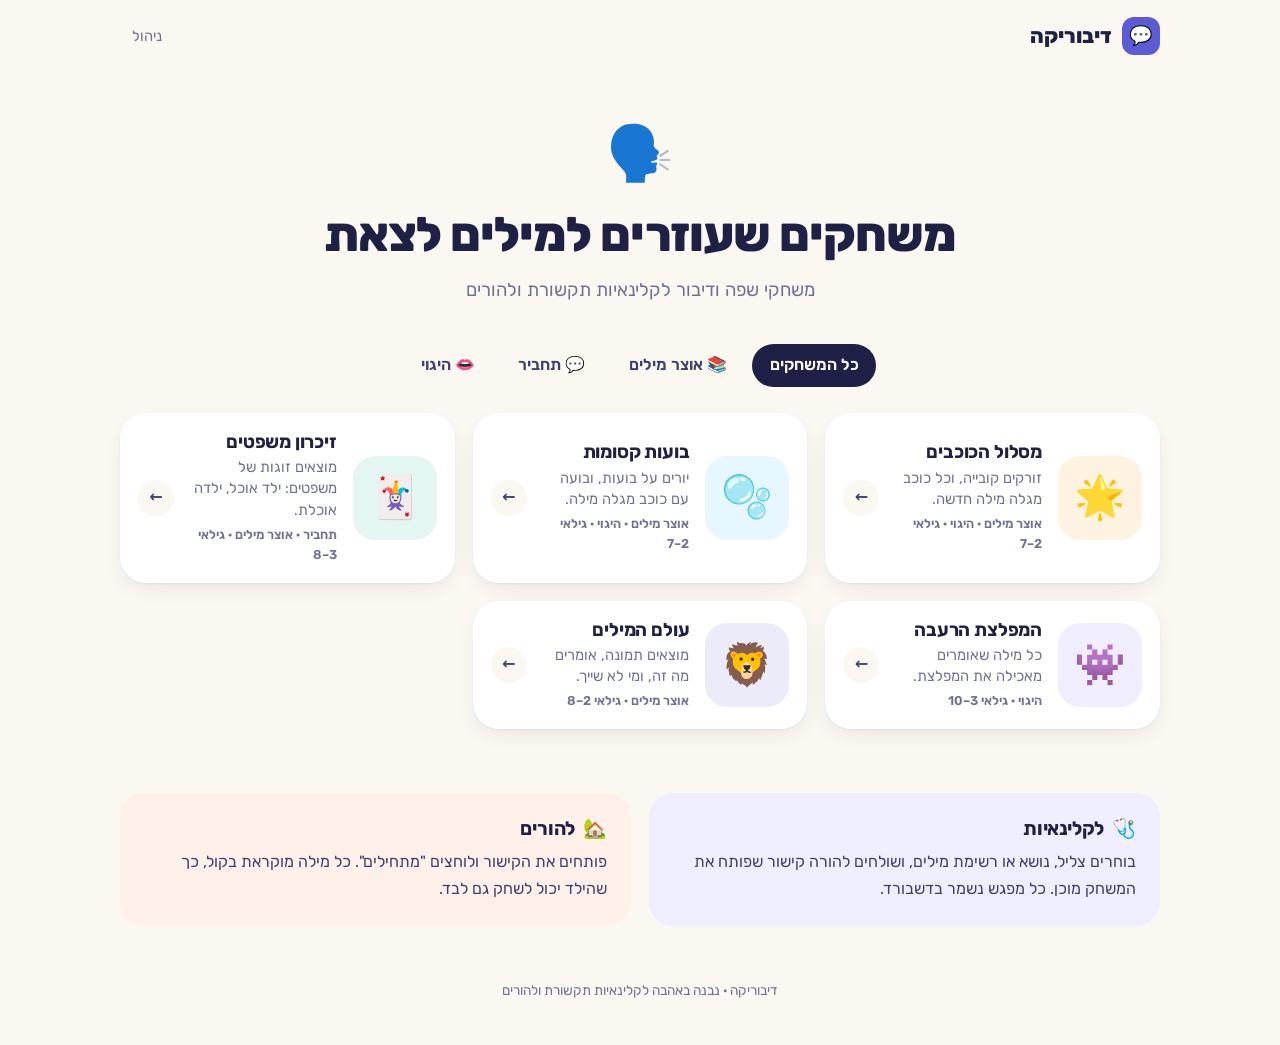
<file: index.html>
<!doctype html>
<html lang="he" dir="rtl">
<head>
<meta charset="utf-8">
<meta name="viewport" content="width=device-width, initial-scale=1, viewport-fit=cover">
<title>דיבוריקה · משחקי שפה ודיבור</title>
<meta name="description" content="משחקי שפה ודיבור לקלינאיות תקשורת ולהורים: אוצר מילים, תחביר והיגוי.">
<meta name="theme-color" content="#FBF7F1">
<link rel="icon" href="data:image/svg+xml,<svg xmlns='http://www.w3.org/2000/svg' viewBox='0 0 100 100'><text y='.9em' font-size='90'>💬</text></svg>">
<link rel="preconnect" href="https://fonts.googleapis.com">
<link rel="preconnect" href="https://fonts.gstatic.com" crossorigin>
<link href="https://fonts.googleapis.com/css2?family=Rubik:wght@400;500;600;700;800&family=Noto+Color+Emoji&display=swap" rel="stylesheet">
<link rel="stylesheet" href="assets/style.css">
<style>
  .wrap { max-width: 1080px; margin: 0 auto; padding: 0 20px; }
  header.top .wrap { display: flex; align-items: center; justify-content: space-between; height: 72px; gap: 12px; }
  .logo { display: flex; align-items: center; gap: 10px; text-decoration: none; color: var(--ink); font-weight: 800; font-size: 1.3rem; }
  .logo-mark { width: 38px; height: 38px; border-radius: 12px; display: grid; place-items: center; background: var(--brand); font-family: var(--emoji); font-size: 19px; }
  .top-actions { display: flex; align-items: center; gap: 6px; }
  .link-quiet { color: var(--muted); text-decoration: none; font-size: .92rem; padding: .5em .8em; border-radius: 99px; }
  .link-quiet:hover { color: var(--ink); background: #0000000a; }

  .hero { padding: 40px 0 34px; text-align: center; }
  .hero .em { font-family: var(--emoji); font-size: 3.4rem; display: block; margin-bottom: 10px; }
  .hero h1 { font-size: clamp(2rem, 4.6vw, 3rem); font-weight: 800; margin: 0 0 12px; letter-spacing: -.02em; }
  .hero p { font-size: 1.15rem; color: var(--muted); max-width: 32em; margin: 0 auto; }

  .tabs { display: flex; justify-content: center; gap: 8px; flex-wrap: wrap; margin: 6px 0 26px; }
  .tabs button { border: 0; background: transparent; padding: .55em 1.1em; border-radius: 99px; font-weight: 600; color: var(--ink-2); cursor: pointer; min-height: 42px; }
  .tabs button:hover { background: #0000000a; }
  .tabs button.on { background: var(--ink); color: #fff; }
  .tabs .em { font-family: var(--emoji); }

  .games { display: grid; grid-template-columns: repeat(auto-fill, minmax(300px, 1fr)); gap: 18px; }
  .game { background: var(--card); border-radius: 26px; box-shadow: var(--shadow); text-decoration: none; color: inherit; display: flex; gap: 16px; align-items: center; padding: 18px; transition: transform .18s, box-shadow .18s; }
  .game:hover { transform: translateY(-3px); box-shadow: var(--shadow-lg); }
  .game .art { flex: none; width: 84px; height: 84px; border-radius: 22px; display: grid; place-items: center; font-family: var(--emoji); font-size: 2.6rem; }
  .game .body { min-width: 0; flex: 1; display: grid; gap: 4px; }
  .game h3 { font-size: 1.15rem; margin: 0; }
  .game p { margin: 0; color: var(--muted); font-size: .92rem; line-height: 1.45; }
  .game .meta { font-size: .8rem; color: var(--muted); font-weight: 600; }
  .game .go { flex: none; width: 36px; height: 36px; border-radius: 50%; background: var(--bg); display: grid; place-items: center; color: var(--ink-2); font-weight: 700; }
  .game:hover .go { background: var(--brand); color: #fff; }

  .about { margin: 64px 0 24px; display: grid; grid-template-columns: 1fr 1fr; gap: 18px; }
  .about > div { border-radius: 24px; padding: 24px; }
  .about .slp { background: #EEEEFF; }
  .about .par { background: #FFF0E9; }
  .about h2 { font-size: 1.2rem; display: flex; align-items: center; gap: 8px; }
  .about h2 .em { font-family: var(--emoji); }
  .about p { margin: 0; color: var(--ink-2); line-height: 1.7; }
  @media (max-width: 720px) { .about { grid-template-columns: 1fr; } .game .art { width: 68px; height: 68px; font-size: 2.1rem; } }

  footer { padding: 30px 0 44px; color: var(--muted); font-size: .85rem; text-align: center; }
</style>
</head>
<body>
<header class="top">
  <div class="wrap">
    <a class="logo" href="index.html"><span class="logo-mark">💬</span><span id="siteName">דיבוריקה</span></a>
    <div class="top-actions" id="userArea"></div>
  </div>
</header>

<main class="wrap">
  <section class="hero">
    <span class="em" aria-hidden="true">🗣️</span>
    <h1>משחקים שעוזרים למילים לצאת</h1>
    <p id="tagline">משחקי שפה ודיבור לקלינאיות תקשורת ולהורים</p>
  </section>

  <nav class="tabs" id="domains" aria-label="סינון לפי תחום"></nav>
  <section class="games" id="gameGrid" aria-live="polite"></section>

  <section class="about">
    <div class="slp"><h2><span class="em">🩺</span> לקלינאיות</h2><p>בוחרים צליל, נושא או רשימת מילים, ושולחים להורה קישור שפותח את המשחק מוכן. כל מפגש נשמר בדשבורד.</p></div>
    <div class="par"><h2><span class="em">🏡</span> להורים</h2><p>פותחים את הקישור ולוחצים "מתחילים". כל מילה מוקראת בקול, כך שהילד יכול לשחק גם לבד.</p></div>
  </section>
</main>

<footer><span class="siteNameF">דיבוריקה</span> · נבנה באהבה לקלינאיות תקשורת ולהורים</footer>

<script src="data/words.js"></script>
<script src="data/uses.js"></script>
<script src="data/sentences.js"></script>
<script src="data/artic.js"></script>
<script src="data/games.js"></script>
<script src="assets/core.js"></script>
<script>
(function () {
  let domain = '';
  function render() {
    const st = DIB.get().settings;
    document.getElementById('siteName').textContent = st.siteName;
    document.querySelectorAll('.siteNameF').forEach(e => e.textContent = st.siteName);
    document.title = st.siteName + ' · משחקי שפה ודיבור';
    document.getElementById('tagline').textContent = st.tagline;

    const u = DIB.currentUser();
    const ua = document.getElementById('userArea');
    ua.innerHTML = (u ? '<span class="link-quiet">👋 ' + DIB.esc(u.name) + '</span><button class="link-quiet" style="border:0;background:none;cursor:pointer" id="logout">יציאה</button>'
      : (st.requireLogin ? '<button class="btn btn-outline btn-sm" id="login">כניסה עם קוד</button>' : '')) +
      '<a class="link-quiet" href="dashboard.html">ניהול</a>';
    const lo = document.getElementById('logout'); if (lo) lo.onclick = () => { DIB.logout(); render(); };
    const li = document.getElementById('login'); if (li) li.onclick = () => DIB.loginDialog({ cancel: '#' }).then(render);

    const dm = document.getElementById('domains');
    dm.innerHTML = '<button data-d="" class="' + (!domain ? 'on' : '') + '">כל המשחקים</button>' +
      Object.keys(DIB_DOMAINS).map(k => '<button data-d="' + k + '" class="' + (domain === k ? 'on' : '') + '"><span class="em">' + DIB_DOMAINS[k].emoji + '</span> ' + DIB_DOMAINS[k].name + '</button>').join('');
    dm.querySelectorAll('button').forEach(b => b.onclick = () => { domain = b.dataset.d; render(); });

    document.getElementById('gameGrid').innerHTML = DIB.games().filter(g => !domain || (g.domains || []).includes(domain)).map(g => {
      const locked = !DIB.canPlay(u, g.id);
      return '<a class="game" href="' + g.url + '">' +
        '<span class="art" style="background:' + g.color + '1f">' + g.emoji + '</span>' +
        '<span class="body"><h3>' + DIB.esc(g.name) + '</h3><p>' + DIB.esc(g.short || g.desc) + '</p>' +
        '<span class="meta">' + (g.domains || []).map(d => DIB_DOMAINS[d].name).join(' · ') + ' · גילאי ' + DIB.esc(g.ages) + (locked ? ' · 🔒 בקוד' : '') + '</span></span>' +
        '<span class="go" aria-hidden="true">←</span></a>';
    }).join('');
  }
  render();
  DIB.on('change', render);
})();
</script>
</body>
</html>
</file>
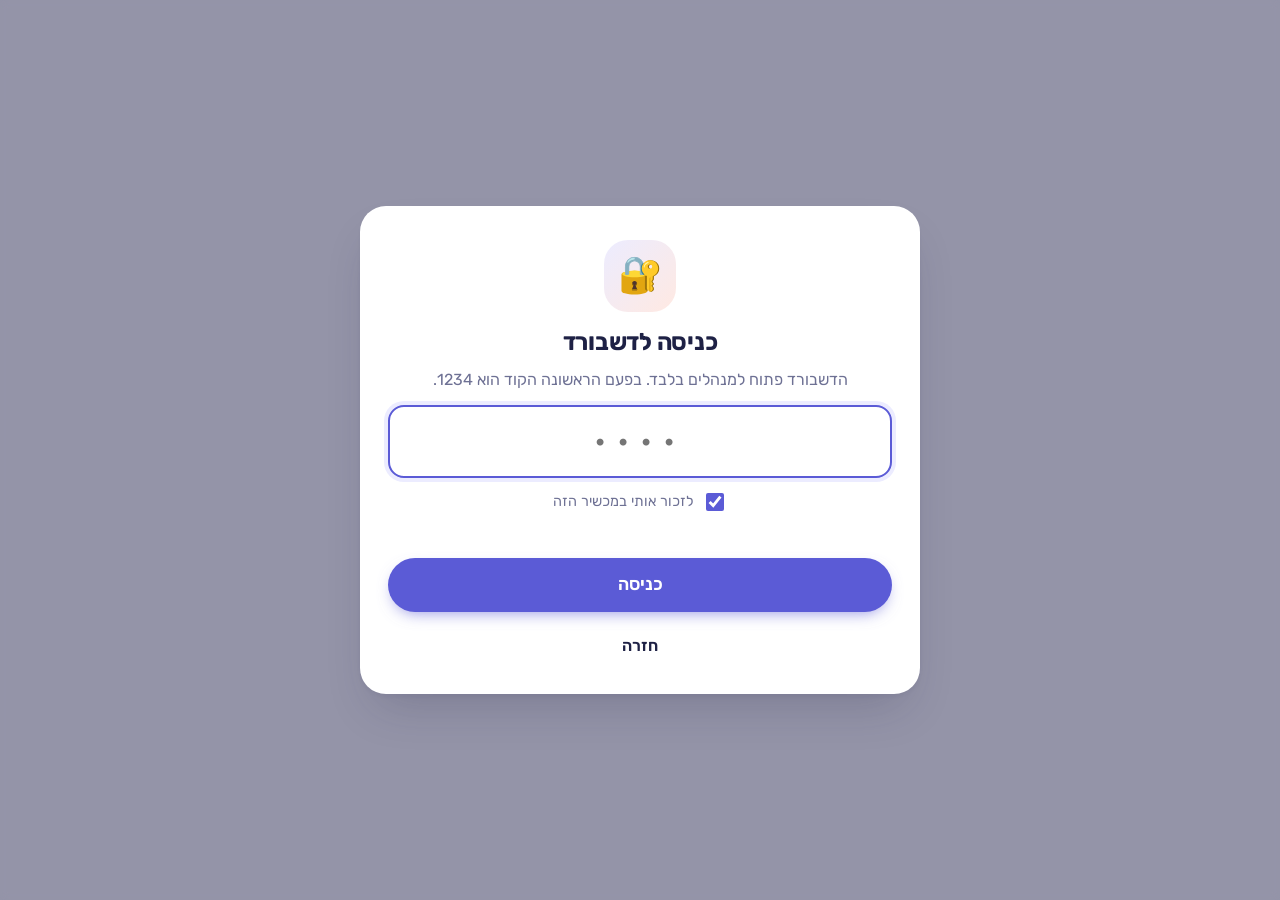
<file: dashboard.html>
<!doctype html>
<html lang="he" dir="rtl">
<head>
<meta charset="utf-8">
<meta name="viewport" content="width=device-width, initial-scale=1, viewport-fit=cover">
<title>דשבורד · דיבוריקה</title>
<meta name="theme-color" content="#1E2145">
<meta name="robots" content="noindex">
<link rel="icon" href="data:image/svg+xml,<svg xmlns='http://www.w3.org/2000/svg' viewBox='0 0 100 100'><text y='.9em' font-size='90'>⚙️</text></svg>">
<link rel="preconnect" href="https://fonts.googleapis.com">
<link rel="preconnect" href="https://fonts.gstatic.com" crossorigin>
<link href="https://fonts.googleapis.com/css2?family=Rubik:wght@400;500;600;700;800&family=Noto+Color+Emoji&display=swap" rel="stylesheet">
<link rel="stylesheet" href="assets/style.css">
<style>
  body { background: #F6F4FA; }
  .layout { display: grid; grid-template-columns: 250px 1fr; min-height: 100vh; }
  aside.side { background: var(--ink); color: #fff; padding: 20px 14px; position: sticky; top: 0; height: 100vh; display: flex; flex-direction: column; gap: 2px; overflow-y: auto; }
  .side .logo { display: flex; align-items: center; gap: 10px; color: #fff; text-decoration: none; font-weight: 800; font-size: 1.2rem; padding: 4px 10px 18px; }
  .side .logo i { width: 36px; height: 36px; border-radius: 12px; background: linear-gradient(135deg, var(--brand), #8B5CF6); display: grid; place-items: center; font-style: normal; font-family: var(--emoji); }
  .side .logo small { display: block; font-weight: 500; font-size: .75rem; opacity: .6; }
  .nav-btn { display: flex; align-items: center; gap: 10px; width: 100%; border: 0; background: transparent; color: rgba(255,255,255,.72); padding: 8px 12px; border-radius: 12px; cursor: pointer; font-weight: 500; text-align: right; }
  .nav-btn .em { font-family: var(--emoji); font-size: 1.1rem; width: 24px; text-align: center; }
  .nav-btn:hover { background: rgba(255,255,255,.07); color: #fff; }
  .nav-btn.on { background: rgba(255,255,255,.12); color: #fff; font-weight: 700; }
  .nav-btn .count { margin-inline-start: auto; background: rgba(255,255,255,.12); padding: 0 8px; border-radius: 99px; font-size: .75rem; }
  .side .spacer { flex: 1; }
  .nav-sec { font-size: .72rem; font-weight: 700; letter-spacing: .04em; color: rgba(255,255,255,.4); padding: 14px 12px 4px; }
  .side .me { border-top: 1px solid rgba(255,255,255,.1); padding: 14px 10px 0; font-size: .85rem; color: rgba(255,255,255,.7); display: grid; gap: 8px; }
  .side .me a, .side .me button { color: #fff; background: rgba(255,255,255,.08); border: 0; border-radius: 10px; padding: 8px 10px; text-decoration: none; cursor: pointer; text-align: center; }

  main.content { padding: 28px clamp(16px, 3vw, 40px) 60px; min-width: 0; }
  .page-head { display: flex; align-items: center; justify-content: space-between; gap: 16px; margin-bottom: 22px; flex-wrap: wrap; }
  .page-head h1 { font-size: 1.8rem; font-weight: 800; margin: 0; }
  .page-head p { margin: 4px 0 0; color: var(--muted); }
  .actions { display: flex; gap: 8px; flex-wrap: wrap; }

  .banner { display: flex; align-items: center; gap: 14px; padding: 14px 18px; border-radius: 18px; margin-bottom: 18px; background: var(--sun-soft); color: #6B4500; flex-wrap: wrap; }
  .banner .em { font-family: var(--emoji); font-size: 1.5rem; }
  .banner.info { background: var(--brand-soft); color: var(--brand-ink); }
  .banner p { margin: 0; flex: 1; min-width: 220px; }

  .kpis { display: grid; grid-template-columns: repeat(auto-fit, minmax(190px, 1fr)); gap: 14px; margin-bottom: 20px; }
  .kpi { background: #fff; border-radius: 20px; padding: 18px; box-shadow: var(--shadow); display: flex; gap: 14px; align-items: center; }
  .kpi .ic { width: 48px; height: 48px; border-radius: 15px; display: grid; place-items: center; font-family: var(--emoji); font-size: 1.4rem; flex: none; }
  .kpi b { font-size: 1.7rem; font-weight: 800; display: block; line-height: 1.1; }
  .kpi span { color: var(--muted); font-size: .85rem; }
  .two { display: grid; grid-template-columns: 1.4fr 1fr; gap: 18px; }
  @media (max-width: 1000px) { .two { grid-template-columns: 1fr; } }
  .card h2 { font-size: 1.1rem; margin-bottom: 14px; display: flex; align-items: center; justify-content: space-between; gap: 10px; }

  .toolbar { display: flex; gap: 10px; flex-wrap: wrap; align-items: center; margin-bottom: 16px; background: #fff; padding: 12px; border-radius: 18px; box-shadow: var(--shadow); }
  .toolbar .input { width: auto; min-width: 0; flex: 1 1 180px; }
  .toolbar select.input { flex: 0 1 190px; }
  .result-count { color: var(--muted); font-size: .9rem; margin-bottom: 10px; }

  .wgrid { display: grid; grid-template-columns: repeat(auto-fill, minmax(150px, 1fr)); gap: 12px; }
  .wcard { background: #fff; border-radius: 18px; box-shadow: var(--shadow); padding: 14px 10px 10px; text-align: center; position: relative; display: flex; flex-direction: column; align-items: center; gap: 6px; border: 2px solid transparent; transition: .15s; cursor: pointer; }
  .wcard:hover { border-color: var(--brand-soft); transform: translateY(-2px); }
  .wcard .pic-emoji { font-size: 2.8rem; }
  .wcard .pic-img { width: 64px; height: 64px; border-radius: 10px; }
  .wcard .w { font-weight: 700; }
  .wcard .meta { display: flex; gap: 4px; flex-wrap: wrap; justify-content: center; }
  .wcard .meta .chip { font-size: .7rem; padding: .1em .55em; }
  .wcard.off { opacity: .5; background: #FAF9FC; }
  .wcard .c2 { color: var(--brand-ink); font-weight: 600; font-size: .9rem; margin-top: -4px; }
  .wcard .pic-multi, .wcard .pic-letter { font-size: 2.8rem; }
  .wgrid.wide { grid-template-columns: repeat(auto-fill, minmax(200px, 1fr)); }
  .emoji-prev .pic-multi, .emoji-prev .pic-letter { font-size: 3rem; }
  .wcard .badge { position: absolute; top: 8px; left: 8px; font-size: .65rem; }
  .wcard .quick { position: absolute; top: 6px; right: 6px; display: none; }
  .wcard:hover .quick, .wcard:focus-within .quick { display: block; }

  table.tbl { width: 100%; border-collapse: collapse; font-size: .92rem; }
  .tbl th { text-align: right; font-weight: 600; color: var(--muted); font-size: .8rem; padding: 10px 12px; border-bottom: 1.5px solid var(--line); white-space: nowrap; }
  .tbl td { padding: 12px; border-bottom: 1px solid var(--line); vertical-align: middle; }
  .tbl tr:last-child td { border-bottom: 0; }
  .tbl-wrap { background: #fff; border-radius: 20px; box-shadow: var(--shadow); overflow: auto; }
  .code { font-family: ui-monospace, Menlo, Consolas, monospace; background: var(--bg-2); padding: 3px 10px; border-radius: 8px; font-weight: 700; letter-spacing: .1em; direction: ltr; display: inline-block; }
  .bar-mini { height: 8px; border-radius: 99px; background: var(--line); overflow: hidden; width: 90px; display: inline-block; vertical-align: middle; margin-inline-end: 8px; }
  .bar-mini i { display: block; height: 100%; background: var(--mint); }

  .glist { display: grid; gap: 16px; }
  .gitem { background: #fff; border-radius: 22px; box-shadow: var(--shadow); padding: 20px; display: grid; grid-template-columns: auto 1fr auto; gap: 18px; align-items: center; }
  .gitem .art { width: 72px; height: 72px; border-radius: 22px; display: grid; place-items: center; font-family: var(--emoji); font-size: 2.3rem; }
  .gitem h3 { margin: 0 0 4px; font-size: 1.2rem; }
  .gitem p { margin: 0; color: var(--muted); font-size: .92rem; }
  .gitem .defs { grid-column: 1 / -1; border-top: 1px solid var(--line); padding-top: 16px; display: grid; grid-template-columns: repeat(auto-fit, minmax(200px, 1fr)); gap: 14px 22px; }
  .gitem .defs .opt-label { font-weight: 600; font-size: .85rem; color: var(--ink-2); display: block; margin-bottom: 6px; }

  .clist { display: grid; grid-template-columns: repeat(auto-fill, minmax(250px, 1fr)); gap: 12px; }
  .citem { background: #fff; border-radius: 18px; box-shadow: var(--shadow); padding: 14px 16px; display: flex; align-items: center; gap: 12px; border-inline-start: 5px solid var(--c); }
  .citem .em { font-family: var(--emoji); font-size: 1.8rem; }
  .citem .nm { flex: 1; min-width: 0; }
  .citem .nm b { display: block; }
  .citem.off { opacity: .5; }

  .recent { display: grid; gap: 10px; }
  .recent .r { display: flex; align-items: center; gap: 12px; padding: 10px 12px; border-radius: 14px; background: var(--bg); }
  .recent .r .em { font-family: var(--emoji); font-size: 1.4rem; }
  .recent .r .t { flex: 1; min-width: 0; }
  .recent .r .t b { display: block; font-size: .95rem; }
  .recent .r .t span { color: var(--muted); font-size: .8rem; }
  .pct { font-weight: 800; }
  .pct.hi { color: #11795F; } .pct.mid { color: #9A6100; } .pct.lo { color: var(--danger); }
  .empty { text-align: center; padding: 40px 20px; color: var(--muted); }
  .empty .em { font-family: var(--emoji); font-size: 3rem; display: block; margin-bottom: 8px; }

  .emoji-row { display: flex; gap: 10px; align-items: center; }
  .emoji-prev { width: 84px; height: 84px; border-radius: 20px; background: var(--bg-2); display: grid; place-items: center; flex: none; overflow: hidden; }
  .emoji-prev .pic-emoji { font-size: 3rem; }
  .emoji-prev .pic-img { width: 100%; height: 100%; object-fit: cover; }
  .emoji-quick { display: flex; flex-wrap: wrap; gap: 4px; margin-top: 6px; }
  .emoji-quick button { border: 0; background: var(--bg); border-radius: 8px; font-family: var(--emoji); font-size: 1.2rem; width: 34px; height: 34px; cursor: pointer; }
  .gamechecks { display: grid; gap: 8px; padding: 12px; border-radius: 14px; background: var(--bg); }

  .mobile-top { display: none; }
  @media (max-width: 860px) {
    .layout { grid-template-columns: 1fr; }
    aside.side { position: fixed; inset: 0 0 0 auto; width: 270px; z-index: 50; transform: translateX(100%); transition: transform .25s; height: 100vh; }
    aside.side.open { transform: none; box-shadow: var(--shadow-lg); }
    .mobile-top { display: flex; align-items: center; justify-content: space-between; padding: 12px 16px; background: var(--ink); color: #fff; position: sticky; top: 0; z-index: 40; }
    .mobile-top button { background: rgba(255,255,255,.1); color: #fff; border: 0; border-radius: 10px; padding: 8px 12px; font-size: 1.1rem; }
    .gitem { grid-template-columns: auto 1fr; }
    .gitem > .switch { grid-column: 2; justify-self: start; }
  }
</style>
</head>
<body>
<div id="root"></div>

<script src="data/words.js"></script>
<script src="data/uses.js"></script>
<script src="data/sentences.js"></script>
<script src="data/artic.js"></script>
<script src="data/games.js"></script>
<script src="assets/core.js"></script>
<script src="assets/content.js"></script>
<script>
(async function () {
  'use strict';
  const esc = DIB.esc;
  const root = document.getElementById('root');
  const isAdmin = u => u && u.role === 'admin';

  let me = DIB.currentUser();
  if (!isAdmin(me)) {
    me = await DIB.loginDialog({
      title: 'כניסה לדשבורד', text: 'הדשבורד פתוח למנהלים בלבד. בפעם הראשונה הקוד הוא 1234.',
      cancel: 'index.html', check: isAdmin, denied: 'לקוד הזה אין הרשאת ניהול.'
    });
  }

  const PAGES = [
    { id: 'overview', em: '📊', name: 'סקירה' },
    { id: 'games', em: '🎮', name: 'משחקים' },
    { id: 'words', em: '📚', name: 'מאגר מילים' },
    { id: 'cats', em: '🗂️', name: 'קטגוריות' },
    { id: 'uses', em: '🔑', name: 'חפץ ושימוש' },
    { id: 'sentences', em: '💬', name: 'משפטים' },
    { id: 'artic', em: '👄', name: 'היגוי' },
    { id: 'users', em: '👥', name: 'משתמשים וגישה' },
    { id: 'results', em: '📈', name: 'תוצאות ומעקב' },
    { id: 'settings', em: '⚙️', name: 'הגדרות וגיבוי' }
  ];
  const MODE_NAMES = { find: 'איפה זה?', name: 'מה זה?', memory: 'זוגות', odd: 'מי לא שייך?' };
  const MODE_EM = { find: '🔍', name: '🗣️', memory: '🃏', odd: '🧩' };
  let page = (location.hash || '#overview').slice(1);
  if (!PAGES.some(p => p.id === page)) page = 'overview';
  const ui = { q: '', cat: '', filter: 'active', rq: '', rmode: '' };

  function shell() {
    const s = DIB.get();
    root.innerHTML =
      '<div class="mobile-top"><b>' + esc(s.settings.siteName) + ' · דשבורד</b><button id="menu" aria-label="תפריט">☰</button></div>' +
      '<div class="layout"><aside class="side" id="side">' +
      '<a class="logo" href="index.html"><i>💬</i><span>' + esc(s.settings.siteName) + '<small>דשבורד ניהול</small></span></a>' +
      PAGES.map(p => ({ words: '<div class="nav-sec">תוכן</div>', users: '<div class="nav-sec">ניהול</div>' }[p.id] || '') + '<button class="nav-btn' + (p.id === page ? ' on' : '') + '" data-p="' + p.id + '"><span class="em">' + p.em + '</span>' + p.name + counter(p.id) + '</button>').join('') +
      '<div class="spacer"></div>' +
      '<div class="me"><span>מחובר/ת: <b>' + esc(me.name) + '</b></span><a href="index.html">← לאתר</a><button id="logout">יציאה</button></div>' +
      '</aside><main class="content" id="main"></main></div>';
    root.querySelectorAll('[data-p]').forEach(b => b.onclick = () => go(b.dataset.p));
    root.querySelector('#logout').onclick = () => { DIB.logout(); location.href = 'index.html'; };
    root.querySelector('#menu').onclick = () => root.querySelector('#side').classList.toggle('open');
    render();
  }
  function counter(id) {
    const s = DIB.get();
    const n = id === 'words' ? DIB.words().length : ['uses', 'sentences', 'artic'].includes(id) ? DIB.items(id).length : id === 'users' ? s.users.length : id === 'results' ? s.sessions.length : null;
    return n == null ? '' : '<span class="count">' + n + '</span>';
  }
  function go(p) { page = p; history.replaceState(null, '', '#' + p); shell(); scrollTo(0, 0); }
  function render() { const m = document.getElementById('main'); ({ overview, games, words, cats, users, results, settings, uses: m => collPage(m, 'uses'), sentences: m => collPage(m, 'sentences'), artic: m => collPage(m, 'artic') })[page](m); }
  function refresh() { shell(); }

  function head(title, sub, actions) {
    return '<div class="page-head"><div><h1>' + title + '</h1>' + (sub ? '<p>' + sub + '</p>' : '') + '</div><div class="actions">' + (actions || '') + '</div></div>';
  }
  function pctCls(p) { return p >= 0.8 ? 'hi' : p >= 0.5 ? 'mid' : 'lo'; }
  function gameOf(x) { return (window.DIB_GAMES || []).find(g => g.id === (x.game || 'vocab')) || {}; }
  function sessName(x) { return x.label || ((gameOf(x).name || '') + (MODE_NAMES[x.mode] ? ' · ' + MODE_NAMES[x.mode] : '')); }
  function sessEm(x) { return MODE_EM[x.mode] || gameOf(x).emoji || '🎮'; }
  /** אחוז הצלחה, רק למשחקים שיש בהם נכון/לא נכון. */
  function sessPct(x) {
    if (x.game === 'path' || x.game === 'bubbles' || x.game === 'memory' || x.mode === 'memory') return null;
    if (x.game === 'monster' && !x.rated) return null;
    return x.total ? x.correct / x.total : 0;
  }
  function sessShort(x) {
    if (x.game === 'path' || x.game === 'bubbles') return x.total + ' מילים';
    if (x.game === 'memory' || x.mode === 'memory') return x.correct + ' זוגות' + (x.moves ? ' ב־' + x.moves + ' ניסיונות' : '');
    if (x.game === 'monster' && !x.rated) return x.total + ' חזרות';
    return null;
  }

  function modal(html, onReady) {
    const d = document.createElement('dialog');
    d.className = 'modal';
    d.innerHTML = '<div class="modal-body">' + html + '</div>';
    document.body.appendChild(d);
    d.addEventListener('close', () => d.remove());
    d.querySelectorAll('[data-close]').forEach(b => b.onclick = () => d.close());
    d.showModal();
    if (onReady) onReady(d);
    return d;
  }

  /* ================= סקירה ================= */
  function overview(m) {
    const s = DIB.get();
    const weekAgo = Date.now() - 7 * 864e5;
    const week = s.sessions.filter(x => x.t > weekAgo);
    const customN = s.words.custom.length + Object.keys(s.words.edits).length;
    const admin = s.users.find(u => u.id === 'admin');
    m.innerHTML = head('שלום ' + esc(me.name) + ' 👋', 'כאן שולטים בכל האתר: משחקים, מילים, משתמשים ותוצאות.') +
      (admin && admin.code === '1234' ? '<div class="banner"><span class="em">🔑</span><p><b>הקוד שלך עדיין 1234.</b> כדאי להחליף אותו לפני ששולחים את האתר לאחרים.</p><button class="btn btn-sm btn-primary" id="chg">להחלפת הקוד</button></div>' : '') +
      '<div class="kpis">' +
      kpi('📚', 'var(--brand-soft)', DIB.words().length, 'מילים פעילות') +
      kpi('✏️', 'var(--coral-soft)', customN, 'מילים שהוספתם או שיניתם') +
      kpi('👥', 'var(--mint-soft)', s.users.filter(u => u.active).length, 'משתמשים פעילים') +
      kpi('🎯', 'var(--sun-soft)', week.length, 'מפגשים השבוע') +
      '</div>' +
      '<div class="two"><div class="card"><h2>מפגשים אחרונים <button class="btn btn-ghost btn-sm" data-go="results">לכל התוצאות ←</button></h2>' + recentList(s.sessions.slice(0, 7)) + '</div>' +
      '<div class="card"><h2>פעולות מהירות</h2><div style="display:grid;gap:10px">' +
      '<button class="btn btn-outline" data-act="addword">➕ הוספת מילה</button>' +
      '<button class="btn btn-outline" data-act="bulk">📋 הוספת הרבה מילים בבת אחת</button>' +
      '<button class="btn btn-outline" data-act="adduser">👤 משתמש/ת חדש/ה עם קוד</button>' +
      '<button class="btn btn-outline" data-go="artic">👄 רשימת היגוי חדשה</button>' +
      '</div></div></div>' +
      '<p class="muted small" style="margin-top:22px">💾 הנתונים נשמרים כרגע בדפדפן הזה בלבד. כדי להעביר אותם למחשב אחר: <a href="#settings" data-go="settings">הגדרות וגיבוי</a>.</p>';
    const c = m.querySelector('#chg'); if (c) c.onclick = () => userModal(admin);
    m.querySelectorAll('[data-go]').forEach(b => b.onclick = () => go(b.dataset.go));
    m.querySelector('[data-act="addword"]').onclick = () => wordModal(null);
    m.querySelector('[data-act="bulk"]').onclick = bulkModal;
    m.querySelector('[data-act="adduser"]').onclick = () => userModal(null);
  }
  function kpi(em, bg, n, label) { return '<div class="kpi"><div class="ic" style="background:' + bg + '">' + em + '</div><div><b>' + n + '</b><span>' + label + '</span></div></div>'; }
  function recentList(list) {
    if (!list.length) return '<div class="empty"><span class="em">🌱</span>עוד אין מפגשים. אחרי משחק ראשון התוצאות יופיעו כאן.</div>';
    return '<div class="recent">' + list.map(x => {
      const p = sessPct(x);
      return '<div class="r"><span class="em">' + sessEm(x) + '</span><div class="t"><b>' + esc(x.patient || 'ללא שם') + ' · ' + esc(sessName(x)) + '</b><span>' + DIB.fmtDate(x.t) + ' · ' + esc(x.userName) + '</span></div>' +
        (p == null ? '<span class="pct small">' + esc(sessShort(x)) + '</span>' : '<span class="pct ' + pctCls(p) + '">' + Math.round(p * 100) + '%</span>') + '</div>';
    }).join('') + '</div>';
  }

  /* ================= משחקים ================= */
  function games(m) {
    const list = DIB.games({ includeDisabled: true });
    m.innerHTML = head('משחקים', 'הדלקה וכיבוי של משחקים, והגדרות ברירת המחדל שלהם. משתמשים יכולים לשנות לעצמם בתוך המשחק.') +
      '<div class="glist">' + list.map(g => {
        const d = DIB.gameSettings(g.id);
        return '<div class="gitem" data-g="' + g.id + '"><div class="art" style="background:' + g.color + '22">' + g.emoji + '</div>' +
          '<div><h3>' + esc(g.name) + ' ' + (g.enabled ? '<span class="chip mint">פעיל</span>' : '<span class="chip gray">כבוי</span>') + '</h3><p>' + esc(g.desc) + '</p>' +
          '<p style="margin-top:8px"><a href="' + g.url + '" target="_blank">פתיחת המשחק ↗</a></p></div>' +
          '<label class="switch" title="פעיל"><input type="checkbox" data-en' + (g.enabled ? ' checked' : '') + '><i></i></label>' +
          (g.id === 'vocab' ? '<div class="defs">' +
            selField('מצב פתיחה', 'mode', d.mode, Object.keys(MODE_NAMES).map(k => [k, MODE_NAMES[k]])) +
            selField('תמונות במסך', 'choices', d.choices, [2, 3, 4, 6].map(v => [v, v])) +
            selField('זוגות במשחק זוגות', 'pairs', d.pairs, [3, 4, 6, 8].map(v => [v, v])) +
            selField('סבבים', 'rounds', d.rounds, [5, 10, 15, 20].map(v => [v, v])) +
            selField('רמת מילים', 'maxLevel', d.maxLevel, [[1, 'בסיסי'], [2, 'בינוני'], [3, 'הכל']]) +
            '<label class="toggle check" style="align-self:end"><input type="checkbox" data-d="showText"' + (d.showText ? ' checked' : '') + '> הצגת המילה מתחת לתמונה</label>' +
            '<label class="toggle check" style="align-self:end"><input type="checkbox" data-d="autoSpeak"' + (d.autoSpeak ? ' checked' : '') + '> הקראה אוטומטית</label>' +
            '</div>' : '') +
          '</div>';
      }).join('') + '</div>';
    m.querySelectorAll('.gitem').forEach(el => {
      const id = el.dataset.g;
      el.querySelector('[data-en]').onchange = e => { DIB.setGame(id, { enabled: e.target.checked }); DIB.toast(e.target.checked ? 'המשחק הופעל' : 'המשחק כובה', 'ok'); refresh(); };
      el.querySelectorAll('[data-d]').forEach(inp => inp.onchange = () => {
        const cur = Object.assign({}, (DIB.get().games[id] || {}).defaults || {});
        const k = inp.dataset.d;
        cur[k] = inp.type === 'checkbox' ? inp.checked : (isNaN(inp.value) ? inp.value : Number(inp.value));
        DIB.setGame(id, { defaults: cur });
        DIB.toast('נשמר', 'ok');
      });
    });
  }
  function selField(label, k, v, opts) {
    return '<label><span class="opt-label">' + label + '</span><select class="input" data-d="' + k + '">' + opts.map(o => '<option value="' + o[0] + '"' + (String(o[0]) === String(v) ? ' selected' : '') + '>' + o[1] + '</option>').join('') + '</select></label>';
  }

  /* ================= מאגר מילים ================= */
  function words(m) {
    const cats = DIB.categories({ includeHidden: true });
    m.innerHTML = head('מאגר מילים', 'לוחצים על מילה כדי לערוך, להחליף תמונה או להסתיר. מילים מוסתרות לא מופיעות במשחקים.',
      '<button class="btn btn-outline" id="exp">⬇️ ייצוא לאקסל</button><button class="btn btn-outline" id="bulk">📋 הוספה מרובה</button><button class="btn btn-primary" id="add">➕ מילה חדשה</button>') +
      '<div class="toolbar">' +
      '<input class="input" id="q" type="search" placeholder="🔎 חיפוש מילה…" value="' + esc(ui.q) + '">' +
      '<select class="input" id="cat"><option value="">כל הקטגוריות</option>' + cats.map(c => '<option value="' + c.id + '"' + (ui.cat === c.id ? ' selected' : '') + '>' + c.emoji + ' ' + esc(c.name) + '</option>').join('') + '</select>' +
      '<div class="seg" id="flt">' + [['active', 'פעילות'], ['mine', 'שלכם'], ['hidden', 'מוסתרות'], ['all', 'הכל']].map(f => '<button data-f="' + f[0] + '" class="' + (ui.filter === f[0] ? 'on' : '') + '">' + f[1] + '</button>').join('') + '</div>' +
      '</div><div class="result-count" id="rc"></div><div class="wgrid" id="wg"></div>';
    const draw = () => {
      let list = DIB.words({ includeHidden: true });
      const s = DIB.get();
      if (ui.cat) list = list.filter(w => w.cat === ui.cat);
      if (ui.q) list = list.filter(w => w.word.includes(ui.q));
      if (ui.filter === 'active') list = list.filter(w => !w.hidden);
      if (ui.filter === 'hidden') list = list.filter(w => w.hidden);
      if (ui.filter === 'mine') list = list.filter(w => w.custom || s.words.edits[w.id]);
      m.querySelector('#rc').textContent = list.length + ' מילים';
      const catMap = Object.fromEntries(cats.map(c => [c.id, c]));
      m.querySelector('#wg').innerHTML = list.length ? list.map(w => {
        const c = catMap[w.cat] || { name: '?', emoji: '' };
        const edited = !w.custom && s.words.edits[w.id] && Object.keys(s.words.edits[w.id]).some(k => k !== 'hidden');
        return '<div class="wcard' + (w.hidden ? ' off' : '') + '" tabindex="0" data-id="' + esc(w.id) + '">' +
          (w.custom ? '<span class="chip coral badge">חדש</span>' : edited ? '<span class="chip sun badge">נערך</span>' : '') +
          '<span class="quick"><button class="btn btn-icon btn-sm btn-outline" data-hide title="' + (w.hidden ? 'החזרה' : 'הסתרה') + '">' + (w.hidden ? '👁️' : '🙈') + '</button></span>' +
          DIB.pic(w) + '<span class="w">' + esc(w.word) + '</span>' +
          '<span class="meta"><span class="chip gray">' + c.emoji + ' ' + esc(c.name) + '</span><span class="chip">' + ['', 'בסיסי', 'בינוני', 'מתקדם'][w.level || 1] + '</span></span></div>';
      }).join('') : '<div class="empty" style="grid-column:1/-1"><span class="em">🔎</span>לא נמצאו מילים</div>';
      m.querySelectorAll('.wcard').forEach(el => {
        const w = list.find(x => x.id === el.dataset.id);
        el.onclick = e => { if (e.target.closest('[data-hide]')) return; wordModal(w); };
        el.onkeydown = e => { if (e.key === 'Enter') wordModal(w); };
        el.querySelector('[data-hide]').onclick = () => { DIB.setWordHidden(w.id, !w.hidden); DIB.toast(w.hidden ? 'המילה חזרה למשחקים' : 'המילה הוסתרה', 'ok'); draw(); };
      });
    };
    m.querySelector('#q').oninput = e => { ui.q = e.target.value.trim(); draw(); };
    m.querySelector('#cat').onchange = e => { ui.cat = e.target.value; draw(); };
    m.querySelectorAll('[data-f]').forEach(b => b.onclick = () => { ui.filter = b.dataset.f; m.querySelectorAll('[data-f]').forEach(x => x.classList.toggle('on', x === b)); draw(); });
    m.querySelector('#add').onclick = () => wordModal(null);
    m.querySelector('#bulk').onclick = bulkModal;
    m.querySelector('#exp').onclick = () => {
      const catMap = Object.fromEntries(cats.map(c => [c.id, c.name]));
      const rows = [['מילה', 'קטגוריה', 'אימוג׳י', 'רמה', 'מוסתרת', 'מקור']].concat(
        DIB.words({ includeHidden: true }).map(w => [w.word, catMap[w.cat] || w.cat, w.emoji || '', w.level || 1, w.hidden ? 'כן' : '', w.custom ? 'נוספה' : 'מובנית']));
      csv('מאגר-מילים.csv', rows);
    };
    draw();
  }

  const QUICK_EMOJI = ['🐶', '🍎', '🚗', '🏠', '⚽', '👕', '🌳', '☀️', '😀', '✋', '📚', '🎵', '🔨', '🍕', '🧸', '⭐'];

  function wordModal(w) {
    const cats = DIB.categories({ includeHidden: true });
    const isNew = !w;
    const s = DIB.get();
    w = Object.assign({ word: '', emoji: '', img: '', cat: ui.cat || (cats[0] && cats[0].id), level: 1 }, w || {});
    const edited = !isNew && !w.custom && s.words.edits[w.id];
    const d = modal(
      '<div class="modal-head"><h2>' + (isNew ? 'מילה חדשה' : 'עריכת מילה') + '</h2><button class="btn btn-ghost btn-icon" data-close aria-label="סגירה">✕</button></div>' +
      '<form id="wf">' +
      '<label class="field"><span>המילה</span><input class="input" name="word" required value="' + esc(w.word) + '" placeholder="למשל: מטוס"></label>' +
      '<label class="field"><span>קטגוריה</span><select class="input" name="cat">' + cats.map(c => '<option value="' + c.id + '"' + (c.id === w.cat ? ' selected' : '') + '>' + c.emoji + ' ' + esc(c.name) + '</option>').join('') + '</select></label>' +
      '<div class="field"><span>תמונה</span><div class="emoji-row"><div class="emoji-prev" id="prev"></div><div style="flex:1;display:grid;gap:8px">' +
      '<input class="input" name="emoji" value="' + esc(w.emoji) + '" placeholder="אימוג׳י (מדביקים או בוחרים)" style="font-family:var(--emoji),var(--font)">' +
      '<div style="display:flex;gap:8px;flex-wrap:wrap"><label class="btn btn-outline btn-sm">📷 העלאת תמונה<input type="file" accept="image/*" id="file" hidden></label><button type="button" class="btn btn-ghost btn-sm" id="rmimg"' + (w.img ? '' : ' hidden') + '>הסרת התמונה</button></div>' +
      '</div></div><div class="emoji-quick">' + QUICK_EMOJI.map(e => '<button type="button" data-e="' + e + '">' + e + '</button>').join('') + '</div>' +
      '<span class="muted small" style="font-weight:400">תמונה שמעלים מחליפה את האימוג׳י. אפשר צילום, ציור או תמונה מהאינטרנט.</span></div>' +
      '<div class="field"><span>רמה</span><div class="seg" id="lvl">' + [[1, 'בסיסי'], [2, 'בינוני'], [3, 'מתקדם']].map(l => '<button type="button" data-l="' + l[0] + '" class="' + ((w.level || 1) === l[0] ? 'on' : '') + '">' + l[1] + '</button>').join('') + '</div></div>' +
      '<div class="modal-foot"><button class="btn btn-primary">שמירה</button>' +
      (!isNew ? '<button type="button" class="btn btn-outline" id="tts">🔊 השמעה</button>' : '') +
      (edited ? '<button type="button" class="btn btn-ghost" id="reset">↺ החזרה למקור</button>' : '') +
      (!isNew ? '<button type="button" class="btn btn-danger" id="del" style="margin-inline-start:auto">' + (w.custom ? '🗑️ מחיקה' : (w.hidden ? '👁️ החזרה למשחקים' : '🙈 הסתרה')) + '</button>' : '') +
      '</div></form>');
    const f = d.querySelector('#wf');
    let img = w.img || '', level = w.level || 1;
    const prev = () => { d.querySelector('#prev').innerHTML = DIB.pic({ word: f.word.value, emoji: f.emoji.value || '❓', img }); d.querySelector('#rmimg').hidden = !img; };
    prev();
    f.emoji.oninput = prev;
    d.querySelectorAll('[data-e]').forEach(b => b.onclick = () => { f.emoji.value = b.dataset.e; prev(); });
    d.querySelectorAll('[data-l]').forEach(b => b.onclick = () => { level = Number(b.dataset.l); d.querySelectorAll('[data-l]').forEach(x => x.classList.toggle('on', x === b)); });
    d.querySelector('#file').onchange = async e => {
      const file = e.target.files[0]; if (!file) return;
      try { img = await DIB.resizeImage(file, 320); prev(); } catch (err) { DIB.toast('לא הצלחנו לקרוא את התמונה', 'error'); }
    };
    d.querySelector('#rmimg').onclick = () => { img = ''; prev(); };
    const t = d.querySelector('#tts'); if (t) t.onclick = () => DIB.speak(f.word.value);
    const r = d.querySelector('#reset'); if (r) r.onclick = () => { DIB.resetWord(w.id); d.close(); DIB.toast('המילה חזרה למקור', 'ok'); refresh(); };
    const del = d.querySelector('#del'); if (del) del.onclick = () => {
      if (w.custom) { if (!confirm('למחוק את "' + w.word + '"?')) return; DIB.deleteWord(w.id); DIB.toast('נמחקה', 'ok'); }
      else { DIB.setWordHidden(w.id, !w.hidden); DIB.toast(w.hidden ? 'המילה חזרה' : 'המילה הוסתרה', 'ok'); }
      d.close(); refresh();
    };
    f.onsubmit = e => {
      e.preventDefault();
      const word = f.word.value.trim();
      if (!word) return;
      if (!img && !f.emoji.value.trim()) { DIB.toast('צריך אימוג׳י או תמונה', 'error'); return; }
      const dup = isNew && DIB.words({ includeHidden: true }).find(x => x.word === word && x.cat === f.cat.value);
      if (dup && !confirm('המילה "' + word + '" כבר קיימת בקטגוריה הזו. להוסיף בכל זאת?')) return;
      DIB.saveWord({ id: isNew ? null : w.id, word, cat: f.cat.value, emoji: f.emoji.value.trim(), img, level });
      d.close(); DIB.toast(isNew ? 'המילה נוספה' : 'נשמר', 'ok'); refresh();
    };
  }

  function bulkModal() {
    const cats = DIB.categories({ includeHidden: true });
    const d = modal(
      '<div class="modal-head"><h2>הוספת הרבה מילים</h2><button class="btn btn-ghost btn-icon" data-close aria-label="סגירה">✕</button></div>' +
      '<p class="muted">שורה לכל מילה: <b>מילה, אימוג׳י, רמה</b>. הרמה לא חובה. אפשר להדביק גם מאקסל (שתי עמודות).</p>' +
      '<label class="field"><span>לקטגוריה</span><select class="input" id="bc">' + cats.map(c => '<option value="' + c.id + '"' + (ui.cat === c.id ? ' selected' : '') + '>' + c.emoji + ' ' + esc(c.name) + '</option>').join('') + '</select></label>' +
      '<label class="field"><span>המילים</span><textarea class="input" id="bt" placeholder="ג׳ירפה, 🦒&#10;קיפוד, 🦔, 2&#10;תוכי, 🦜" style="font-family:var(--emoji),var(--font)"></textarea></label>' +
      '<p class="small muted" id="bp"></p>' +
      '<div class="modal-foot"><button class="btn btn-primary" id="bgo">הוספה</button><button class="btn btn-ghost" data-close>ביטול</button></div>');
    const ta = d.querySelector('#bt');
    const parse = () => ta.value.split('\n').map(l => l.split(/[,\t]/).map(x => x.trim())).filter(p => p[0]).map(p => ({ word: p[0], emoji: p[1] || '', level: Number(p[2]) || 1 }));
    ta.oninput = () => { const l = parse(); const noEm = l.filter(x => !x.emoji).length; d.querySelector('#bp').textContent = l.length + ' מילים' + (noEm ? ' · ל־' + noEm + ' אין אימוג׳י, יופיע ❓ עד שתוסיפו תמונה' : ''); };
    d.querySelector('#bgo').onclick = () => {
      const l = parse(); if (!l.length) return;
      const cat = d.querySelector('#bc').value;
      DIB.update(s => l.forEach(x => s.words.custom.push({ id: DIB.uid('w'), word: x.word, emoji: x.emoji || '❓', img: '', cat, level: x.level, created: Date.now() })));
      d.close(); DIB.toast(l.length + ' מילים נוספו', 'ok'); refresh();
    };
  }

  /* ================= קטגוריות ================= */
  function cats(m) {
    const list = DIB.categories({ includeHidden: true });
    const counts = {};
    DIB.words().forEach(w => counts[w.cat] = (counts[w.cat] || 0) + 1);
    m.innerHTML = head('קטגוריות', 'נושאים שמהם בוחרים במשחקים. קטגוריה מוסתרת מסתירה את כל המילים שבה.', '<button class="btn btn-primary" id="add">➕ קטגוריה חדשה</button>') +
      '<div class="clist">' + list.map(c => '<div class="citem' + (c.hidden ? ' off' : '') + '" style="--c:' + c.color + '"><span class="em">' + c.emoji + '</span><div class="nm"><b>' + esc(c.name) + '</b><span class="muted small">' + (counts[c.id] || 0) + ' מילים פעילות' + (c.custom ? ' · שלכם' : '') + '</span></div>' +
        '<button class="btn btn-ghost btn-icon btn-sm" data-edit="' + c.id + '" title="עריכה">✏️</button>' +
        '<label class="switch" title="מופיעה במשחקים"><input type="checkbox" data-vis="' + c.id + '"' + (c.hidden ? '' : ' checked') + '><i></i></label></div>').join('') + '</div>';
    m.querySelector('#add').onclick = () => catModal(null);
    m.querySelectorAll('[data-edit]').forEach(b => b.onclick = () => catModal(list.find(c => c.id === b.dataset.edit)));
    m.querySelectorAll('[data-vis]').forEach(i => i.onchange = () => { DIB.setCategoryHidden(i.dataset.vis, !i.checked); refresh(); });
  }
  function catModal(c) {
    const isNew = !c;
    c = Object.assign({ name: '', emoji: '📁', color: '#5B5BD6' }, c || {});
    const d = modal(
      '<div class="modal-head"><h2>' + (isNew ? 'קטגוריה חדשה' : 'עריכת קטגוריה') + '</h2><button class="btn btn-ghost btn-icon" data-close aria-label="סגירה">✕</button></div>' +
      '<form id="cf"><label class="field"><span>שם</span><input class="input" name="name" required value="' + esc(c.name) + '" placeholder="למשל: בגן"></label>' +
      '<div style="display:grid;grid-template-columns:1fr 1fr;gap:12px"><label class="field"><span>אימוג׳י</span><input class="input" name="emoji" value="' + esc(c.emoji) + '" style="font-family:var(--emoji),var(--font)"></label>' +
      '<label class="field"><span>צבע</span><input class="input" type="color" name="color" value="' + esc(c.color) + '" style="padding:4px"></label></div>' +
      '<div class="modal-foot"><button class="btn btn-primary">שמירה</button>' + (c.custom ? '<button type="button" class="btn btn-danger" id="del" style="margin-inline-start:auto">🗑️ מחיקה עם המילים שבה</button>' : '') + '</div></form>');
    const f = d.querySelector('#cf');
    f.onsubmit = e => { e.preventDefault(); DIB.saveCategory({ id: isNew ? null : c.id, name: f.name.value, emoji: f.emoji.value, color: f.color.value }); d.close(); DIB.toast('נשמר', 'ok'); refresh(); };
    const del = d.querySelector('#del'); if (del) del.onclick = () => { if (!confirm('למחוק את הקטגוריה וכל המילים שהוספתם בה?')) return; DIB.deleteCategory(c.id); d.close(); refresh(); };
  }

  /* ================= מאגרים: חפץ ושימוש, משפטים, היגוי ================= */
  const COLL = {
    uses: {
      title: 'חפץ ושימוש', sub: 'אוצר מילים למתקדמים: חפץ ומה עושים איתו. מופיע במסלול, בבועות ובזיכרון.',
      label: x => esc(x.word), extra: x => '<span class="c2">' + esc(x.use) + '</span>',
      chips: x => '<span class="chip">' + ['', 'בסיסי', 'בינוני', 'מתקדם'][x.level || 1] + '</span>',
      blank: () => ({ word: '', use: '', emoji: '', img: '', level: 1 }),
      fields: [['word', 'החפץ', 'למשל: מגהץ'], ['use', 'מה עושים איתו', 'למשל: מגהצים']], pic: true, level: true,
      search: x => x.word + ' ' + x.use
    },
    sentences: {
      title: 'משפטים', sub: 'משפטים פשוטים לתחביר. המאגר נבנה אוטומטית עם התאמה במין ובמספר, ואפשר להוסיף משפטים משלכם.',
      label: x => esc(x.text), extra: () => '',
      chips: x => '<span class="chip">' + ['', '2 מילים', '3 מילים', 'רבים'][x.level || 1] + '</span>',
      blank: () => ({ text: '', pics: '', img: '', level: 2 }),
      fields: [['text', 'המשפט', 'למשל: אבא שותה קפה'], ['pics', 'אימוג׳י לתמונה (אחד או כמה, עם רווח)', '👨 ☕']], level: true, levelNames: ['2 מילים', '3 מילים', 'רבים'],
      search: x => x.text
    },
    artic: {
      title: 'היגוי', sub: 'מילים לפי צליל ומיקום במילה. מופיעות במפלצת הרעבה, במסלול ובבועות.',
      label: x => { const snd = DIB.sounds().find(t => t.id === x.sound) || { letters: '' }; return DIBC.hlText(x.word, hlFor(x.word, snd.letters, x.pos)); },
      extra: () => '', chips: x => '<span class="chip coral">' + esc((DIB.sounds().find(t => t.id === x.sound) || {}).name || '') + '</span><span class="chip gray">' + DIB.POS[x.pos] + '</span>',
      blank: () => ({ word: '', emoji: '', img: '', sound: ui.snd || 'r', pos: ui.pos || 'start' }),
      fields: [['word', 'המילה', 'למשל: רכבת']], pic: true, artic: true,
      search: x => x.word
    }
  };
  function hlFor(word, letters, pos) {
    const ch = [...word], idx = ch.map((x, i) => letters.includes(x) ? i : -1).filter(i => i >= 0);
    if (!idx.length) return [];
    const last = ch.length - 1;
    if (pos === 'start') return [idx[0]];
    if (pos === 'end') return [idx.includes(last) ? last : idx[idx.length - 1]];
    const mm = idx.find(i => i > 0 && i < last); return [mm != null ? mm : idx[0]];
  }

  function collPage(m, coll) {
    const C = COLL[coll];
    const isArtic = coll === 'artic';
    m.innerHTML = head(C.title, C.sub, '<button class="btn btn-outline" id="bulk">📋 הוספה מרובה</button><button class="btn btn-primary" id="add">➕ הוספה</button>') +
      (isArtic ? '<div class="card" style="margin-bottom:16px"><h2>רשימות שמורות <button class="btn btn-outline btn-sm" id="newList">➕ רשימה חדשה</button></h2><div id="lists"></div></div>' : '') +
      '<div class="toolbar"><input class="input" id="q" type="search" placeholder="🔎 חיפוש…" value="' + esc(ui['q_' + coll] || '') + '">' +
      (isArtic ? '<select class="input" id="snd"><option value="">כל הצלילים</option>' + DIB.sounds().map(x => '<option value="' + x.id + '"' + (ui.snd === x.id ? ' selected' : '') + '>' + esc(x.name) + '</option>').join('') + '</select>' +
        '<select class="input" id="pos"><option value="">כל המיקומים</option>' + Object.keys(DIB.POS).map(p => '<option value="' + p + '"' + (ui.pos === p ? ' selected' : '') + '>' + DIB.POS[p] + '</option>').join('') + '</select>' : '') +
      '<div class="seg" id="flt">' + [['active', 'פעילים'], ['mine', 'שלכם'], ['hidden', 'מוסתרים']].map(f => '<button data-f="' + f[0] + '" class="' + ((ui['f_' + coll] || 'active') === f[0] ? 'on' : '') + '">' + f[1] + '</button>').join('') + '</div></div>' +
      '<div class="result-count" id="rc"></div><div class="wgrid' + (coll === 'sentences' ? ' wide' : '') + '" id="wg"></div>';
    const draw = () => {
      const st = DIB.get();
      const flt = ui['f_' + coll] || 'active', q = ui['q_' + coll] || '';
      let list = DIB.items(coll, { includeHidden: true });
      if (isArtic && ui.snd) list = list.filter(x => x.sound === ui.snd);
      if (isArtic && ui.pos) list = list.filter(x => x.pos === ui.pos);
      if (q) list = list.filter(x => C.search(x).includes(q));
      if (flt === 'active') list = list.filter(x => !x.hidden);
      if (flt === 'hidden') list = list.filter(x => x.hidden);
      if (flt === 'mine') list = list.filter(x => x.custom || st[coll].edits[x.id]);
      m.querySelector('#rc').textContent = list.length + ' פריטים' + (list.length > 400 ? ' · מוצגים 400 הראשונים, אפשר לחפש' : '');
      m.querySelector('#wg').innerHTML = list.length ? list.slice(0, 400).map(x =>
        '<div class="wcard' + (x.hidden ? ' off' : '') + '" tabindex="0" data-id="' + esc(x.id) + '">' +
        (x.custom ? '<span class="chip coral badge">חדש</span>' : '') +
        '<span class="quick"><button class="btn btn-icon btn-sm btn-outline" data-hide title="' + (x.hidden ? 'החזרה' : 'הסתרה') + '">' + (x.hidden ? '👁️' : '🙈') + '</button></span>' +
        DIB.pic(x) + '<span class="w">' + C.label(x) + '</span>' + C.extra(x) + '<span class="meta">' + C.chips(x) + '</span></div>').join('')
        : '<div class="empty" style="grid-column:1/-1"><span class="em">🔎</span>אין פריטים כאן</div>';
      m.querySelectorAll('.wcard').forEach(el => {
        const x = list.find(y => y.id === el.dataset.id);
        el.onclick = e => { if (e.target.closest('[data-hide]')) return; itemModal(coll, x); };
        el.onkeydown = e => { if (e.key === 'Enter') itemModal(coll, x); };
        el.querySelector('[data-hide]').onclick = () => { DIB.setItemHidden(coll, x.id, !x.hidden); DIB.toast(x.hidden ? 'הוחזר' : 'הוסתר', 'ok'); draw(); };
      });
    };
    m.querySelector('#q').oninput = e => { ui['q_' + coll] = e.target.value.trim(); draw(); };
    m.querySelectorAll('[data-f]').forEach(b => b.onclick = () => { ui['f_' + coll] = b.dataset.f; m.querySelectorAll('[data-f]').forEach(y => y.classList.toggle('on', y === b)); draw(); });
    if (isArtic) {
      m.querySelector('#snd').onchange = e => { ui.snd = e.target.value; draw(); };
      m.querySelector('#pos').onchange = e => { ui.pos = e.target.value; draw(); };
      drawLists(m);
      m.querySelector('#newList').onclick = () => listModal(null);
    }
    m.querySelector('#add').onclick = () => itemModal(coll, null);
    m.querySelector('#bulk').onclick = () => collBulk(coll);
    draw();
  }

  function drawLists(m) {
    const ls = DIB.get().lists || [];
    m.querySelector('#lists').innerHTML = ls.length ? '<div class="recent">' + ls.map(l => '<div class="r"><span class="em">📝</span><div class="t"><b>' + esc(l.name) + '</b><span>' + DIBC.parseList(l.text).length + ' מילים: ' + esc(DIBC.parseList(l.text).slice(0, 8).join(', ')) + '</span></div>' +
      '<button class="btn btn-ghost btn-sm" data-share="' + l.id + '">📤 קישור</button><button class="btn btn-ghost btn-sm" data-edit-list="' + l.id + '">עריכה</button></div>').join('') + '</div>'
      : '<p class="muted" style="margin:0">עוד אין רשימות. רשימה היא אוסף מילים שבחרתם למטופל/ת, למשל "מילים עם ר׳ לנועה". אפשר לשלוח אותה להורה בקישור.</p>';
    m.querySelectorAll('[data-edit-list]').forEach(b => b.onclick = () => listModal(ls.find(l => l.id === b.dataset.editList)));
    m.querySelectorAll('[data-share]').forEach(b => b.onclick = () => {
      const l = ls.find(x => x.id === b.dataset.share);
      const url = location.href.replace(/dashboard\.html.*$/, '') + 'games/monster.html?c=' + encodeURIComponent(JSON.stringify({ src: 'list', list: l.text, hl: l.hl, listName: l.name }));
      const msg = 'תרגול היגוי בבית 👾\n' + l.name + '\n' + url;
      (navigator.clipboard ? navigator.clipboard.writeText(msg) : Promise.reject()).then(() => DIB.toast('הקישור הועתק, אפשר להדביק בוואטסאפ', 'ok'), () => prompt('העתיקו:', msg));
    });
  }

  function listModal(l) {
    const isNew = !l;
    l = Object.assign({ name: '', text: '', hl: '' }, l || {});
    const d = modal('<div class="modal-head"><h2>' + (isNew ? 'רשימה חדשה' : 'עריכת רשימה') + '</h2><button class="btn btn-ghost btn-icon" data-close aria-label="סגירה">✕</button></div>' +
      '<form id="lf"><label class="field"><span>שם הרשימה</span><input class="input" name="name" required value="' + esc(l.name) + '" placeholder="למשל: ר׳ בסוף מילה · נועה"></label>' +
      '<label class="field"><span>המילים (בפסיק או בשורה חדשה)</span><textarea class="input" name="text" required>' + esc(l.text) + '</textarea></label>' +
      '<label class="field"><span>אותיות להדגשה (לא חובה)</span><input class="input" name="hl" value="' + esc(l.hl || '') + '" placeholder="ר"></label>' +
      '<div class="modal-foot"><button class="btn btn-primary">שמירה</button>' + (!isNew ? '<button type="button" class="btn btn-danger" id="del" style="margin-inline-start:auto">🗑️ מחיקה</button>' : '') + '</div></form>');
    const f = d.querySelector('#lf');
    f.onsubmit = e => {
      e.preventDefault();
      DIB.update(s => {
        s.lists = s.lists || [];
        const rec = { name: f.name.value.trim(), text: f.text.value, hl: f.hl.value.trim() };
        if (isNew) s.lists.push(Object.assign({ id: DIB.uid('l'), created: Date.now() }, rec)); else Object.assign(s.lists.find(x => x.id === l.id), rec);
      });
      d.close(); DIB.toast('נשמר', 'ok'); refresh();
    };
    const del = d.querySelector('#del'); if (del) del.onclick = () => { if (!confirm('למחוק את הרשימה?')) return; DIB.update(s => { s.lists = s.lists.filter(x => x.id !== l.id); }); d.close(); refresh(); };
  }

  function itemModal(coll, x) {
    const C = COLL[coll];
    const isNew = !x;
    const st = DIB.get();
    x = Object.assign(C.blank(), x || {});
    const edited = !isNew && !x.custom && st[coll].edits[x.id];
    const lvNames = C.levelNames || ['בסיסי', 'בינוני', 'מתקדם'];
    const d = modal('<div class="modal-head"><h2>' + (isNew ? 'הוספה' : 'עריכה') + ' · ' + C.title + '</h2><button class="btn btn-ghost btn-icon" data-close aria-label="סגירה">✕</button></div>' +
      '<form id="if">' + C.fields.map(fd => '<label class="field"><span>' + fd[1] + '</span><input class="input" name="' + fd[0] + '"' + (fd[0] === 'pics' ? ' style="font-family:var(--emoji),var(--font)"' : ' required') + ' value="' + esc(x[fd[0]] || '') + '" placeholder="' + esc(fd[2]) + '"></label>').join('') +
      (C.artic ? '<div style="display:grid;grid-template-columns:1fr 1fr;gap:12px"><label class="field"><span>צליל</span><select class="input" name="sound">' + DIB.sounds().map(t => '<option value="' + t.id + '"' + (x.sound === t.id ? ' selected' : '') + '>' + esc(t.name) + '</option>').join('') + '</select></label>' +
        '<label class="field"><span>מיקום</span><select class="input" name="pos">' + Object.keys(DIB.POS).map(p => '<option value="' + p + '"' + (x.pos === p ? ' selected' : '') + '>' + DIB.POS[p] + '</option>').join('') + '</select></label></div>' : '') +
      '<div class="field"><span>תמונה</span><div class="emoji-row"><div class="emoji-prev" id="prev"></div><div style="flex:1;display:grid;gap:8px">' +
      (C.pic ? '<input class="input" name="emoji" value="' + esc(x.emoji || '') + '" placeholder="אימוג׳י (לא חובה)" style="font-family:var(--emoji),var(--font)">' : '') +
      '<div style="display:flex;gap:8px;flex-wrap:wrap"><label class="btn btn-outline btn-sm">📷 העלאת תמונה<input type="file" accept="image/*" id="file" hidden></label><button type="button" class="btn btn-ghost btn-sm" id="rmimg">הסרת התמונה</button></div>' +
      '<span class="muted small">בלי תמונה ובלי אימוג׳י מוצגת האות הראשונה.</span></div></div></div>' +
      (C.level ? '<div class="field"><span>רמה</span><div class="seg" id="lvl">' + [1, 2, 3].map(l => '<button type="button" data-l="' + l + '" class="' + ((x.level || 1) === l ? 'on' : '') + '">' + lvNames[l - 1] + '</button>').join('') + '</div></div>' : '') +
      '<div class="modal-foot"><button class="btn btn-primary">שמירה</button>' +
      '<button type="button" class="btn btn-outline" id="tts">🔊 השמעה</button>' +
      (edited ? '<button type="button" class="btn btn-ghost" id="reset">↺ החזרה למקור</button>' : '') +
      (!isNew ? '<button type="button" class="btn btn-danger" id="del" style="margin-inline-start:auto">' + (x.custom ? '🗑️ מחיקה' : (x.hidden ? '👁️ החזרה' : '🙈 הסתרה')) + '</button>' : '') +
      '</div></form>');
    const f = d.querySelector('#if');
    let img = x.img || '', level = x.level || 1;
    const val = n => (f.elements[n] ? f.elements[n].value : '');
    const cur = () => { const c = { word: val('word'), text: val('text'), emoji: val('emoji'), img }; if (val('pics')) c.pics = val('pics'); return c; };
    const prev = () => { d.querySelector('#prev').innerHTML = DIB.pic(cur()); d.querySelector('#rmimg').hidden = !img; };
    prev();
    f.querySelectorAll('input').forEach(i => i.addEventListener('input', prev));
    d.querySelectorAll('[data-l]').forEach(b => b.onclick = () => { level = Number(b.dataset.l); d.querySelectorAll('[data-l]').forEach(y => y.classList.toggle('on', y === b)); });
    d.querySelector('#file').onchange = async e => { const file = e.target.files[0]; if (!file) return; try { img = await DIB.resizeImage(file, 320); prev(); } catch (err) { DIB.toast('לא הצלחנו לקרוא את התמונה', 'error'); } };
    d.querySelector('#rmimg').onclick = () => { img = ''; prev(); };
    d.querySelector('#tts').onclick = () => { const c = cur(); DIB.speak(coll === 'uses' ? c.word + '. ' + val('use') : c.text || c.word); };
    const r = d.querySelector('#reset'); if (r) r.onclick = () => { DIB.resetItem(coll, x.id); d.close(); DIB.toast('הוחזר למקור', 'ok'); refresh(); };
    const del = d.querySelector('#del'); if (del) del.onclick = () => {
      if (x.custom) { if (!confirm('למחוק?')) return; DIB.deleteItem(coll, x.id); } else DIB.setItemHidden(coll, x.id, !x.hidden);
      d.close(); refresh();
    };
    f.onsubmit = e => {
      e.preventDefault();
      const rec = { id: isNew ? null : x.id, img };
      C.fields.forEach(fd => rec[fd[0]] = val(fd[0]).trim());
      if (C.pic) rec.emoji = val('emoji').trim();
      if (C.level) rec.level = level;
      if (C.artic) { rec.sound = val('sound'); rec.pos = val('pos'); }
      DIB.saveItem(coll, rec);
      d.close(); DIB.toast('נשמר', 'ok'); refresh();
    };
  }

  function collBulk(coll) {
    const C = COLL[coll];
    const help = coll === 'uses' ? 'שורה לכל חפץ: <b>חפץ, שימוש, אימוג׳י</b> (האימוג׳י לא חובה).' :
      coll === 'sentences' ? 'שורה לכל משפט: <b>משפט, אימוג׳י</b> (האימוג׳י לא חובה).' : 'שורה לכל מילה: <b>מילה, אימוג׳י</b>. הצליל והמיקום נבחרים למטה.';
    const d = modal('<div class="modal-head"><h2>הוספה מרובה · ' + C.title + '</h2><button class="btn btn-ghost btn-icon" data-close aria-label="סגירה">✕</button></div>' +
      '<p class="muted">' + help + ' אפשר להדביק מאקסל.</p>' +
      (coll === 'artic' ? '<div style="display:grid;grid-template-columns:1fr 1fr;gap:12px"><label class="field"><span>צליל</span><select class="input" id="bs">' + DIB.sounds().map(t => '<option value="' + t.id + '"' + (ui.snd === t.id ? ' selected' : '') + '>' + esc(t.name) + '</option>').join('') + '</select></label>' +
        '<label class="field"><span>מיקום</span><select class="input" id="bp">' + Object.keys(DIB.POS).map(p => '<option value="' + p + '"' + (ui.pos === p ? ' selected' : '') + '>' + DIB.POS[p] + '</option>').join('') + '</select></label></div>' : '') +
      '<label class="field"><span>התוכן</span><textarea class="input" id="bt" style="font-family:var(--emoji),var(--font)"></textarea></label>' +
      '<div class="modal-foot"><button class="btn btn-primary" id="bgo">הוספה</button><button class="btn btn-ghost" data-close>ביטול</button></div>');
    d.querySelector('#bgo').onclick = () => {
      const rows = d.querySelector('#bt').value.split('\n').map(l => l.split(/[,\t]/).map(y => y.trim())).filter(p => p[0]);
      if (!rows.length) return;
      DIB.update(s => rows.forEach(p => {
        const base = { id: DIB.uid(coll[0]), created: Date.now(), img: '' };
        if (coll === 'uses') s.uses.custom.push(Object.assign(base, { word: p[0], use: p[1] || '', emoji: p[2] || '', level: 2 }));
        else if (coll === 'sentences') s.sentences.custom.push(Object.assign(base, { text: p[0], pics: p[1] || '', level: p[0].split(' ').length > 2 ? 2 : 1 }));
        else s.artic.custom.push(Object.assign(base, { word: p[0], emoji: p[1] || '', sound: d.querySelector('#bs').value, pos: d.querySelector('#bp').value }));
      }));
      d.close(); DIB.toast(rows.length + ' נוספו', 'ok'); refresh();
    };
  }

  /* ================= משתמשים ================= */
  function users(m) {
    const s = DIB.get();
    const gl = DIB.games({ includeDisabled: true });
    m.innerHTML = head('משתמשים וגישה', 'כל משתמש/ת מקבל/ת קוד אישי. קובעים כאן מי נכנס לאיזה משחק.', '<button class="btn btn-primary" id="add">➕ משתמש/ת חדש/ה</button>') +
      '<div class="card" style="margin-bottom:16px;display:flex;align-items:center;gap:16px;justify-content:space-between;flex-wrap:wrap"><div><b>כניסה למשחקים רק עם קוד</b><p class="muted small" style="margin:2px 0 0">כשזה כבוי, כל מי שיש לו את הקישור יכול לשחק. הדשבורד תמיד דורש קוד מנהל.</p></div>' +
      '<label class="switch"><input type="checkbox" id="req"' + (s.settings.requireLogin ? ' checked' : '') + '><i></i></label></div>' +
      '<div class="tbl-wrap"><table class="tbl"><thead><tr><th>שם</th><th>תפקיד</th><th>קוד</th><th>משחקים</th><th>כניסה אחרונה</th><th>פעיל</th><th></th></tr></thead><tbody>' +
      s.users.map(u => '<tr><td><b>' + esc(u.name) + '</b>' + (u.notes ? '<div class="muted small">' + esc(u.notes) + '</div>' : '') + '</td>' +
        '<td><span class="chip ' + (u.role === 'admin' ? '' : u.role === 'clinician' ? 'mint' : 'coral') + '">' + DIB.ROLES[u.role].name + '</span></td>' +
        '<td><span class="code">' + esc(u.code) + '</span> <button class="btn btn-ghost btn-icon btn-sm" data-copy="' + u.id + '" title="העתקת הודעה עם הקוד">📋</button></td>' +
        '<td class="small">' + (u.role === 'admin' || u.games === 'all' ? 'כל המשחקים' : (u.games || []).map(id => (gl.find(g => g.id === id) || {}).name || id).join(', ') || '<span class="muted">אין</span>') + '</td>' +
        '<td class="small muted">' + (u.lastLogin ? DIB.fmtDate(u.lastLogin) : 'עוד לא') + '</td>' +
        '<td><label class="switch"><input type="checkbox" data-act="' + u.id + '"' + (u.active ? ' checked' : '') + (u.id === me.id ? ' disabled' : '') + '><i></i></label></td>' +
        '<td><button class="btn btn-ghost btn-sm" data-edit="' + u.id + '">עריכה</button></td></tr>').join('') +
      '</tbody></table></div>' +
      '<p class="muted small" style="margin-top:14px">💡 הקודים נשמרים כרגע בדפדפן הזה. אחרי החיבור למאגר משותף הם יעבדו מכל מכשיר.</p>';
    m.querySelector('#add').onclick = () => userModal(null);
    m.querySelector('#req').onchange = e => { DIB.update(s => { s.settings.requireLogin = e.target.checked; }); DIB.toast(e.target.checked ? 'מעכשיו נכנסים למשחקים עם קוד' : 'המשחקים פתוחים לכולם', 'ok'); };
    m.querySelectorAll('[data-edit]').forEach(b => b.onclick = () => userModal(s.users.find(u => u.id === b.dataset.edit)));
    m.querySelectorAll('[data-act]').forEach(i => i.onchange = () => { DIB.update(s => { s.users.find(u => u.id === i.dataset.act).active = i.checked; }); refresh(); });
    m.querySelectorAll('[data-copy]').forEach(b => b.onclick = () => {
      const u = s.users.find(x => x.id === b.dataset.copy);
      const url = location.href.replace(/dashboard\.html.*$/, '');
      const msg = 'שלום ' + u.name + ', הנה הכניסה שלך ל' + s.settings.siteName + ':\n' + url + '\nהקוד האישי שלך: ' + u.code;
      (navigator.clipboard ? navigator.clipboard.writeText(msg) : Promise.reject()).then(() => DIB.toast('ההודעה הועתקה, אפשר להדביק בוואטסאפ', 'ok'), () => prompt('העתיקו את ההודעה:', msg));
    });
  }

  function userModal(u) {
    const s = DIB.get();
    const isNew = !u;
    const gl = DIB.games({ includeDisabled: true });
    u = Object.assign({ name: '', role: 'parent', code: DIB.newCode(), games: gl.map(g => g.id), active: true, notes: '' }, u || {});
    const all = u.games === 'all';
    const d = modal(
      '<div class="modal-head"><h2>' + (isNew ? 'משתמש/ת חדש/ה' : 'עריכת משתמש/ת') + '</h2><button class="btn btn-ghost btn-icon" data-close aria-label="סגירה">✕</button></div>' +
      '<form id="uf"><label class="field"><span>שם</span><input class="input" name="name" required value="' + esc(u.name) + '" placeholder="למשל: ההורים של נועה"></label>' +
      '<label class="field"><span>תפקיד</span><select class="input" name="role"' + (u.id === 'admin' ? ' disabled' : '') + '>' + Object.keys(DIB.ROLES).map(r => '<option value="' + r + '"' + (u.role === r ? ' selected' : '') + '>' + DIB.ROLES[r].name + ' · ' + DIB.ROLES[r].desc + '</option>').join('') + '</select></label>' +
      '<label class="field"><span>קוד אישי</span><div style="display:flex;gap:8px"><input class="input code-input" name="code" required minlength="4" maxlength="12" value="' + esc(u.code) + '" style="font-size:1.3rem;letter-spacing:.2em"><button type="button" class="btn btn-outline" id="regen" title="קוד חדש">🎲</button></div></label>' +
      '<div class="field" id="gfield"><span>גישה למשחקים</span><div class="gamechecks"><label class="check"><input type="checkbox" id="gall"' + (all ? ' checked' : '') + '> כל המשחקים, כולל משחקים שיתווספו בעתיד</label>' +
      gl.map(g => '<label class="check"><input type="checkbox" data-gid="' + g.id + '"' + (all || (u.games || []).includes(g.id) ? ' checked' : '') + (all ? ' disabled' : '') + '> ' + g.emoji + ' ' + esc(g.name) + '</label>').join('') + '</div></div>' +
      '<label class="field"><span>הערות (לא חובה)</span><input class="input" name="notes" value="' + esc(u.notes || '') + '" placeholder="למשל: מטופלת של יום ג׳"></label>' +
      '<div class="modal-foot"><button class="btn btn-primary">שמירה</button>' +
      (!isNew && u.id !== 'admin' && u.id !== me.id ? '<button type="button" class="btn btn-danger" id="del" style="margin-inline-start:auto">🗑️ מחיקה</button>' : '') + '</div></form>');
    const f = d.querySelector('#uf');
    const gall = d.querySelector('#gall');
    const syncRole = () => { d.querySelector('#gfield').style.display = f.role.value === 'admin' ? 'none' : ''; };
    syncRole(); f.role.onchange = syncRole;
    gall.onchange = () => d.querySelectorAll('[data-gid]').forEach(c => { c.disabled = gall.checked; if (gall.checked) c.checked = true; });
    d.querySelector('#regen').onclick = () => { f.code.value = DIB.newCode(); };
    const del = d.querySelector('#del'); if (del) del.onclick = () => { if (!confirm('למחוק את ' + u.name + '? הקוד יפסיק לעבוד.')) return; DIB.update(s => { s.users = s.users.filter(x => x.id !== u.id); }); d.close(); refresh(); };
    f.onsubmit = e => {
      e.preventDefault();
      const code = f.code.value.trim();
      if (s.users.some(x => x.code === code && x.id !== u.id)) { DIB.toast('הקוד הזה כבר בשימוש', 'error'); return; }
      const rec = {
        name: f.name.value.trim(), role: u.id === 'admin' ? 'admin' : f.role.value, code, notes: f.notes.value.trim(),
        games: gall.checked ? 'all' : [...d.querySelectorAll('[data-gid]:checked')].map(c => c.dataset.gid)
      };
      DIB.update(s => {
        if (isNew) s.users.push(Object.assign({ id: DIB.uid('u'), active: true, created: Date.now() }, rec));
        else Object.assign(s.users.find(x => x.id === u.id), rec);
      });
      if (u.id === me.id) me = DIB.get().users.find(x => x.id === me.id);
      d.close(); DIB.toast('נשמר', 'ok'); refresh();
    };
  }

  /* ================= תוצאות ================= */
  function results(m) {
    const s = DIB.get();
    const names = [...new Set(s.sessions.map(x => x.patient).filter(Boolean))].sort();
    m.innerHTML = head('תוצאות ומעקב', 'כל מפגש נשמר כאן. בוחרים מטופל/ת כדי לראות התקדמות ומילים שקשות לו/לה.',
      '<button class="btn btn-outline" id="exp">⬇️ ייצוא לאקסל</button>') +
      '<div class="toolbar"><select class="input" id="rp"><option value="">כל המטופלים</option>' + names.map(n => '<option' + (ui.rq === n ? ' selected' : '') + '>' + esc(n) + '</option>').join('') + '</select>' +
      '<select class="input" id="rm"><option value="">כל המשחקים</option>' + (window.DIB_GAMES || []).map(g => '<option value="' + g.id + '"' + (ui.rmode === g.id ? ' selected' : '') + '>' + g.emoji + ' ' + esc(g.name) + '</option>').join('') + '</select></div>' +
      '<div id="rbody"></div>';
    const draw = () => {
      let list = s.sessions;
      if (ui.rq) list = list.filter(x => x.patient === ui.rq);
      if (ui.rmode) list = list.filter(x => (x.game || 'vocab') === ui.rmode);
      const scored = list.filter(x => sessPct(x) != null && x.total);
      const avg = scored.length ? scored.reduce((a, x) => a + x.correct / x.total, 0) / scored.length : null;
      const missCount = {};
      list.forEach(x => (x.missed || []).forEach(w => missCount[w] = (missCount[w] || 0) + 1));
      const hard = Object.entries(missCount).sort((a, b) => b[1] - a[1]).slice(0, 15);
      const totalWords = list.reduce((a, x) => a + (x.total || 0), 0);
      m.querySelector('#rbody').innerHTML =
        '<div class="kpis">' + kpi('🎯', 'var(--brand-soft)', list.length, 'מפגשים') + kpi('✅', 'var(--mint-soft)', avg == null ? '–' : Math.round(avg * 100) + '%', 'הצלחה ממוצעת בניסיון ראשון') +
        kpi('🔤', 'var(--sun-soft)', totalWords, 'מילים וחזרות') + kpi('⏱️', 'var(--coral-soft)', Math.round(list.reduce((a, x) => a + (x.secs || 0), 0) / 60), 'דקות תרגול') + '</div>' +
        (hard.length ? '<div class="card" style="margin-bottom:16px"><h2>מילים שכדאי לחזור עליהן</h2><div style="display:flex;flex-wrap:wrap;gap:8px">' + hard.map(h => '<span class="chip coral" style="font-size:.9rem">' + esc(h[0]) + ' · ' + h[1] + '</span>').join('') + '</div></div>' : '') +
        (list.length ? '<div class="tbl-wrap"><table class="tbl"><thead><tr><th>מתי</th><th>מטופל/ת</th><th>משחק</th><th>תוצאה</th><th>בעזרה</th><th>מילים לתרגול</th><th>שיחק/ה עם</th><th></th></tr></thead><tbody>' +
          list.slice(0, 300).map(x => {
            const p = sessPct(x);
            return '<tr><td class="small">' + DIB.fmtDate(x.t) + '</td><td><b>' + esc(x.patient || '–') + '</b></td>' +
              '<td class="small">' + sessEm(x) + ' ' + esc(sessName(x)) + '</td>' +
              '<td>' + (p == null ? esc(sessShort(x)) : '<span class="bar-mini"><i style="width:' + Math.round(p * 100) + '%"></i></span><span class="pct ' + pctCls(p) + '">' + x.correct + '/' + x.total + '</span>') + '</td>' +
              '<td>' + (x.cued || 0) + '</td><td class="small">' + esc((x.missed || []).join(', ')) + '</td><td class="small muted">' + esc(x.userName) + '</td>' +
              '<td><button class="btn btn-ghost btn-icon btn-sm" data-del="' + x.id + '" title="מחיקה">🗑️</button></td></tr>';
          }).join('') + '</tbody></table></div>'
          : '<div class="card empty"><span class="em">🌱</span>אין עדיין מפגשים' + (ui.rq || ui.rmode ? ' בסינון הזה' : '') + '.</div>');
      m.querySelectorAll('[data-del]').forEach(b => b.onclick = () => { if (!confirm('למחוק את המפגש?')) return; DIB.update(st => { st.sessions = st.sessions.filter(x => x.id !== b.dataset.del); }); refresh(); });
    };
    m.querySelector('#rp').onchange = e => { ui.rq = e.target.value; draw(); };
    m.querySelector('#rm').onchange = e => { ui.rmode = e.target.value; draw(); };
    m.querySelector('#exp').onclick = () => csv('תוצאות.csv', [['תאריך', 'מטופל/ת', 'משחק', 'נכון בניסיון ראשון', 'סה״כ', 'בעזרה', 'ניסיונות (זוגות)', 'שניות', 'מילים לתרגול', 'משתמש/ת']].concat(
      s.sessions.map(x => [new Date(x.t).toLocaleString('he-IL'), x.patient || '', sessName(x), x.correct, x.total, x.cued || 0, x.moves || '', x.secs || '', (x.missed || []).join(' / '), x.userName])));
    draw();
  }

  /* ================= הגדרות ================= */
  function settings(m) {
    const st = DIB.get().settings;
    m.innerHTML = head('הגדרות וגיבוי', '') +
      '<div class="two"><div class="card"><h2>האתר</h2>' +
      '<label class="field"><span>שם האתר</span><input class="input" id="sn" value="' + esc(st.siteName) + '"></label>' +
      '<label class="field"><span>משפט פתיחה בדף הבית</span><input class="input" id="tg" value="' + esc(st.tagline) + '"></label>' +
      '<label class="field"><span>מהירות ההקראה: <b id="rv">' + st.voiceRate + '</b></span><input type="range" id="vr" min="0.5" max="1.3" step="0.05" value="' + st.voiceRate + '"></label>' +
      '<div style="display:flex;gap:10px;align-items:center;margin-bottom:14px"><button class="btn btn-outline btn-sm" id="vt">🔊 בדיקת הקראה</button><span class="muted small" id="vinfo"></span></div>' +
      '<label class="toggle check" style="margin-bottom:16px"><input type="checkbox" id="snd"' + (st.sounds ? ' checked' : '') + '> צלילי הצלחה וטעות</label>' +
      '<button class="btn btn-primary" id="save">שמירה</button></div>' +
      '<div class="card"><h2>גיבוי והעברה</h2><p class="muted">קובץ אחד עם הכל: מילים, תמונות, קטגוריות, משתמשים, הגדרות ותוצאות. אפשר לשמור אותו כגיבוי, או לטעון אותו במחשב אחר כדי להעביר את כל העבודה.</p>' +
      '<div style="display:grid;gap:10px"><button class="btn btn-primary" id="ex">⬇️ הורדת קובץ גיבוי</button>' +
      '<label class="btn btn-outline">⬆️ טעינת קובץ גיבוי<input type="file" accept=".json,application/json" id="im" hidden></label></div>' +
      '<hr style="border:0;border-top:1px solid var(--line);margin:22px 0">' +
      '<h2 style="color:var(--danger)">אזור מסוכן</h2><div style="display:grid;gap:10px">' +
      '<button class="btn btn-danger" id="clrS">מחיקת כל התוצאות</button>' +
      '<button class="btn btn-danger" id="rst">איפוס מלא של האתר</button></div></div></div>';
    m.querySelector('#vr').oninput = e => { m.querySelector('#rv').textContent = e.target.value; };
    m.querySelector('#vinfo').textContent = !DIB.canSpeak() ? 'אין תמיכה בהקראה בדפדפן הזה' : DIB.hasHebrewVoice() ? 'נמצא קול עברי ✓' : 'לא נמצא קול עברי בדפדפן הזה';
    m.querySelector('#vt').onclick = () => DIB.speak('איפה הכלב? כל הכבוד!', { rate: Number(m.querySelector('#vr').value) });
    m.querySelector('#save').onclick = () => {
      DIB.update(s => Object.assign(s.settings, { siteName: m.querySelector('#sn').value.trim() || 'דיבוריקה', tagline: m.querySelector('#tg').value.trim(), voiceRate: Number(m.querySelector('#vr').value), sounds: m.querySelector('#snd').checked }));
      DIB.toast('נשמר', 'ok'); refresh();
    };
    m.querySelector('#ex').onclick = () => DIB.download('גיבוי-' + st.siteName + '-' + new Date().toISOString().slice(0, 10) + '.json', DIB.exportAll());
    m.querySelector('#im').onchange = e => {
      const file = e.target.files[0]; if (!file) return;
      if (!confirm('הטעינה תחליף את כל הנתונים בדפדפן הזה בנתונים מהקובץ. להמשיך?')) return;
      file.text().then(t => { DIB.importAll(t); DIB.toast('הגיבוי נטען', 'ok'); me = DIB.currentUser() || me; refresh(); }).catch(err => DIB.toast(err.message || 'הקובץ לא תקין', 'error'));
    };
    m.querySelector('#clrS').onclick = () => { if (confirm('למחוק את כל התוצאות? אי אפשר לבטל.')) { DIB.update(s => { s.sessions = []; }); DIB.toast('נמחקו', 'ok'); refresh(); } };
    m.querySelector('#rst').onclick = () => { if (confirm('איפוס מלא ימחק את כל המילים שהוספתם, המשתמשים והתוצאות. כדאי להוריד גיבוי קודם. להמשיך?')) { DIB.resetAll(); DIB.logout(); location.href = 'index.html'; } };
  }

  function csv(name, rows) {
    const text = '﻿' + rows.map(r => r.map(v => { v = String(v == null ? '' : v); return /[",\n]/.test(v) ? '"' + v.replace(/"/g, '""') + '"' : v; }).join(',')).join('\n');
    DIB.download(name, text, 'text/csv;charset=utf-8');
  }

  shell();
})();
</script>
</body>
</html>
</file>
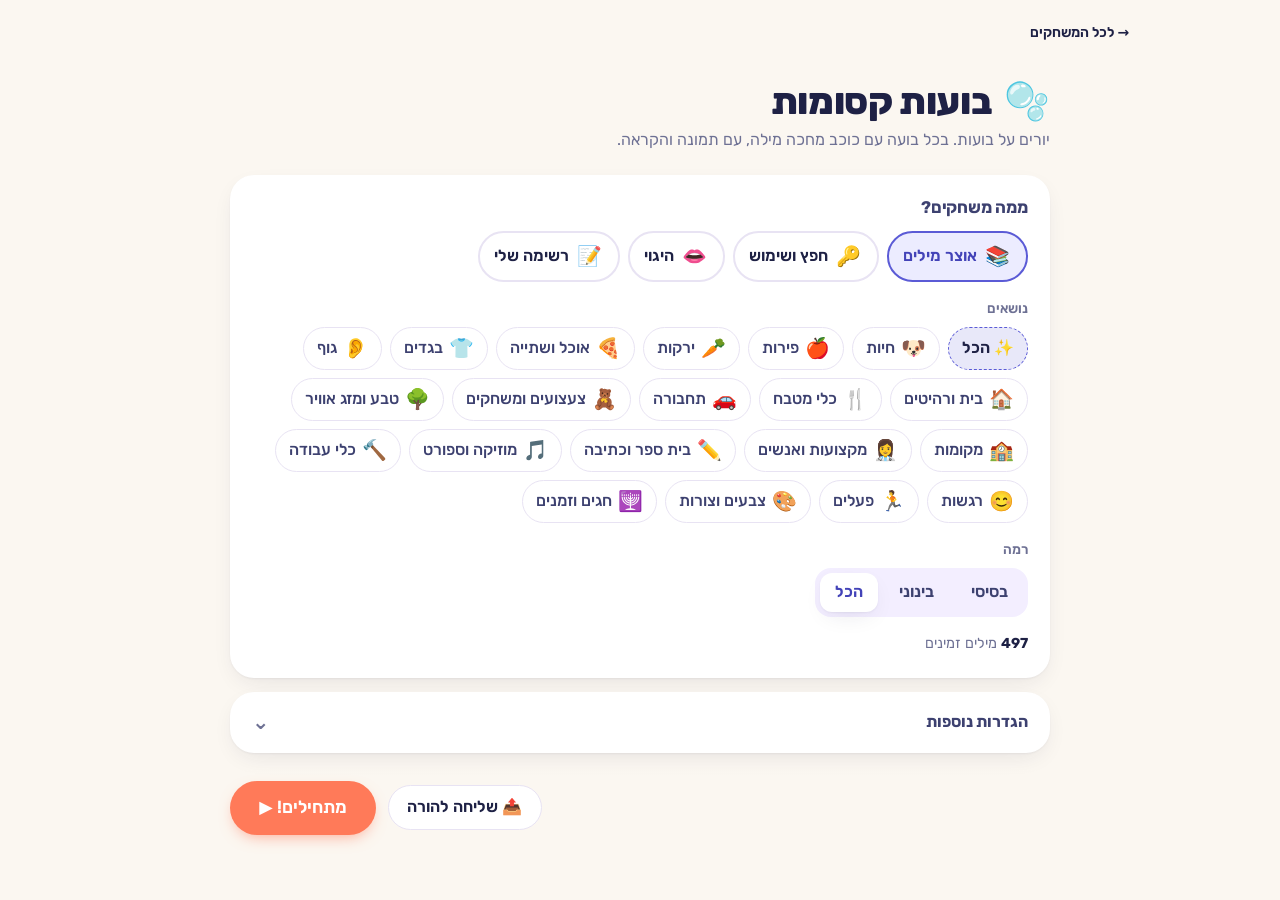
<file: games/bubbles.html>
<!doctype html>
<html lang="he" dir="rtl">
<head>
<meta charset="utf-8">
<meta name="viewport" content="width=device-width, initial-scale=1, viewport-fit=cover, user-scalable=no">
<title>בועות קסומות · דיבוריקה</title>
<meta name="theme-color" content="#5B5BD6">
<link rel="icon" href="data:image/svg+xml,<svg xmlns='http://www.w3.org/2000/svg' viewBox='0 0 100 100'><text y='.9em' font-size='90'>🫧</text></svg>">
<link rel="preconnect" href="https://fonts.googleapis.com">
<link rel="preconnect" href="https://fonts.gstatic.com" crossorigin>
<link href="https://fonts.googleapis.com/css2?family=Rubik:wght@400;500;600;700;800&family=Noto+Color+Emoji&display=swap" rel="stylesheet">
<link rel="stylesheet" href="../assets/style.css">
<link rel="stylesheet" href="../assets/game.css">
<style>
  .stage { position: fixed; inset: 0; overflow: hidden; background: linear-gradient(180deg, #7DD3FC 0%, #A5B4FC 55%, #C4B5FD 100%); touch-action: none; user-select: none; -webkit-user-select: none; }
  .stage::before { content: ''; position: absolute; inset: 0; background: radial-gradient(circle at 15% 20%, #fff6 0, transparent 25%), radial-gradient(circle at 85% 35%, #fff4 0, transparent 22%); pointer-events: none; }
  .hud { position: absolute; top: 0; left: 0; right: 0; display: flex; align-items: center; justify-content: space-between; padding: 12px 16px; z-index: 10; gap: 12px; }
  .goal { display: flex; gap: 4px; background: #ffffffd0; padding: 6px 10px; border-radius: 99px; box-shadow: var(--shadow); flex-wrap: wrap; justify-content: center; max-width: 60vw; }
  .goal i { font-style: normal; font-family: var(--emoji); font-size: 1.1rem; filter: grayscale(1); opacity: .3; transition: .3s; }
  .goal i.on { filter: none; opacity: 1; transform: scale(1.15); }
  .bubble { position: absolute; left: 0; top: 0; border-radius: 50%; will-change: transform; display: grid; place-items: center; pointer-events: none;
    background: radial-gradient(circle at 32% 28%, #ffffffee 0 9%, #ffffff55 14%, transparent 34%), radial-gradient(circle at 50% 50%, hsla(var(--h), 90%, 75%, .18) 55%, hsla(var(--h), 90%, 70%, .55) 72%, hsla(var(--h), 95%, 90%, .9) 100%);
    box-shadow: inset 0 0 18px #ffffff70, 0 6px 18px -8px #0003; }
  .bubble.star { background: radial-gradient(circle at 32% 28%, #ffffffee 0 9%, #ffffff55 14%, transparent 34%), radial-gradient(circle at 50% 50%, #FFE58A55 50%, #FFC24Baa 75%, #FFF2C2 100%); }
  .bubble.star span { font-family: var(--emoji); font-size: var(--fs); animation: twinkle 1.6s ease-in-out infinite; }
  @keyframes twinkle { 50% { transform: scale(1.18) rotate(12deg); } }
  .pop { position: absolute; pointer-events: none; border-radius: 50%; border: 4px solid #fff; animation: popring .4s ease-out forwards; }
  @keyframes popring { from { transform: translate(-50%, -50%) scale(.6); opacity: 1; } to { transform: translate(-50%, -50%) scale(1.5); opacity: 0; } }
  .drop { position: absolute; width: 10px; height: 10px; border-radius: 50%; background: #fff; pointer-events: none; animation: drop .55s ease-out forwards; }
  @keyframes drop { to { transform: translate(var(--dx), var(--dy)) scale(.2); opacity: 0; } }
  .cannon { position: absolute; bottom: -12px; left: 50%; width: 120px; height: 120px; transform: translateX(-50%); z-index: 8; pointer-events: none; }
  .barrel { position: absolute; left: 50%; bottom: 46px; width: 38px; height: 92px; margin-left: -19px; border-radius: 19px 19px 10px 10px; background: linear-gradient(90deg, #4343B8, #7C7CF0 45%, #4343B8); transform-origin: 50% 100%; transition: transform .12s; box-shadow: 0 4px 10px #0003; }
  .barrel::before { content: ''; position: absolute; top: 8px; left: 4px; right: 4px; height: 8px; border-radius: 4px; background: #FFC24B; }
  .base { position: absolute; left: 50%; bottom: 0; width: 120px; height: 70px; margin-left: -60px; border-radius: 60px 60px 16px 16px; background: linear-gradient(180deg, #FF9A7A, #FF7A59); box-shadow: 0 6px 16px #0003; display: grid; place-items: center; font-family: var(--emoji); font-size: 1.8rem; padding-bottom: 8px; }
  .shot { position: absolute; width: 22px; height: 22px; margin: -11px 0 0 -11px; border-radius: 50%; background: radial-gradient(circle at 35% 35%, #fff, #FFC24B 60%, #F59E0B); box-shadow: 0 0 12px #FFC24B; pointer-events: none; z-index: 7; }
  .tap-hint { position: absolute; bottom: 140px; left: 50%; transform: translateX(-50%); background: #fff; padding: 10px 18px; border-radius: 99px; font-weight: 700; box-shadow: var(--shadow-lg); z-index: 9; animation: float 2s ease-in-out infinite; white-space: nowrap; }
</style>
</head>
<body>
<div id="app"></div>
<script src="../data/words.js"></script>
<script src="../data/uses.js"></script>
<script src="../data/artic.js"></script>
<script src="../data/games.js"></script>
<script src="../assets/core.js"></script>
<script src="../assets/content.js"></script>
<script>
(async function () {
  'use strict';
  const GAME = 'bubbles';
  const app = document.getElementById('app');
  try { await DIB.gate(GAME); } catch (e) { return; }

  const setup = DIBC.setupScreen(app, {
    game: GAME, title: 'בועות קסומות', emoji: '🫧',
    intro: 'יורים על בועות. בכל בועה עם כוכב מחכה מילה, עם תמונה והקראה.',
    sources: ['words', 'uses', 'artic', 'list'],
    defaults: { src: 'words', cats: [], level: 3, goal: 10, speed: 2, rate: 2 },
    options: cfg =>
      DIBC.optSeg('כמה מילים במשחק', 'goal', [5, 10, 15, 20], cfg.goal) +
      DIBC.optSeg('מהירות הבועות', 'speed', [[1, 'איטי'], [2, 'רגיל'], [3, 'מהיר']], cfg.speed) +
      DIBC.optSeg('בועות עם כוכב', 'rate', [[1, 'מעט'], [2, 'הרבה'], [3, 'כמעט כולן']], cfg.rate),
    onStart: start
  });

  function start(cfg, all) {
    const cards = DIB.shuffle(all);
    const goal = Math.min(cfg.goal, Math.max(cards.length, cfg.goal));
    const speed = [0, 42, 70, 105][cfg.speed];
    const starP = [0, .3, .5, .8][cfg.rate];
    let ci = 0, got = 0, paused = false, over = false, shots = 0;
    const seen = [], bubbles = [];
    const t0 = Date.now();

    app.innerHTML = '<div class="stage" id="st">' +
      '<div class="hud"><button class="btn btn-outline btn-icon" id="quit" aria-label="יציאה" style="background:#fff">✕</button>' +
      '<div class="goal" id="goal">' + '<i>⭐</i>'.repeat(goal) + '</div><span style="width:44px"></span></div>' +
      '<div class="tap-hint" id="th">👆 נוגעים בבועה עם כוכב</div>' +
      '<div class="cannon"><div class="barrel" id="barrel"></div><div class="base">🎯</div></div></div>';
    const st = app.querySelector('#st'), barrel = app.querySelector('#barrel');
    app.querySelector('#quit').onclick = () => { if (!got || confirm('לצאת מהמשחק?')) end(true); };

    function W() { return st.clientWidth; } function H() { return st.clientHeight; }

    function spawn() {
      const r = Math.round(Math.min(W(), 700) * (0.07 + Math.random() * 0.05)) + 24;
      const starNow = Math.random() < starP || !bubbles.some(b => b.star);
      const el = document.createElement('div');
      el.className = 'bubble' + (starNow ? ' star' : '');
      el.style.width = el.style.height = r * 2 + 'px';
      el.style.setProperty('--h', Math.floor(Math.random() * 360));
      el.style.setProperty('--fs', Math.round(r * 0.95) + 'px');
      if (starNow) el.innerHTML = '<span>⭐</span>';
      st.appendChild(el);
      bubbles.push({ el, r, x: r + Math.random() * (W() - 2 * r), y: H() + r, vy: speed * (0.8 + Math.random() * 0.5), ph: Math.random() * 6, amp: 10 + Math.random() * 18, star: starNow, alive: true });
    }

    let last = performance.now(), spawnT = 0;
    function loop(now) {
      if (over) return;
      const dt = Math.min(0.05, (now - last) / 1000); last = now;
      if (!paused) {
        spawnT -= dt;
        const maxB = Math.max(4, Math.round(W() / 140));
        if (spawnT <= 0 && bubbles.length < maxB) { spawn(); spawnT = 0.7 + Math.random() * 0.6; }
        for (let i = bubbles.length - 1; i >= 0; i--) {
          const b = bubbles[i];
          b.y -= b.vy * dt; b.ph += dt * 1.6;
          const x = b.x + Math.sin(b.ph) * b.amp;
          b.cx = x; b.cy = b.y;
          b.el.style.transform = 'translate(' + (x - b.r) + 'px,' + (b.y - b.r) + 'px)';
          if (b.y < -b.r) { b.el.remove(); bubbles.splice(i, 1); }
        }
      }
      requestAnimationFrame(loop);
    }
    requestAnimationFrame(loop);

    st.addEventListener('pointerdown', e => {
      if (paused || over || e.target.closest('.hud')) return;
      const rect = st.getBoundingClientRect();
      const px = e.clientX - rect.left, py = e.clientY - rect.top;
      const ox = W() / 2, oy = H() - 70;
      const ang = Math.atan2(px - ox, oy - py);
      barrel.style.transform = 'rotate(' + Math.max(-1.3, Math.min(1.3, ang)) + 'rad)';
      app.querySelector('#th') && app.querySelector('#th').remove();
      // הבועה הקרובה ביותר לנקודת הנגיעה, עם מרווח טעות נדיב לאצבעות קטנות
      let target = null, best = Infinity;
      bubbles.forEach(b => { if (!b.alive) return; const d = Math.hypot(b.cx - px, b.cy - py); if (d < b.r + 26 && d < best) { best = d; target = b; } });
      fire(ox, oy, target, px, py);
    });

    function fire(ox, oy, target, px, py) {
      shots++;
      DIB.sfx.tap();
      const s = document.createElement('div');
      s.className = 'shot'; st.appendChild(s);
      if (target) target.alive = false;
      const T = 230, t1 = performance.now();
      (function step(now) {
        const k = Math.min(1, (now - t1) / T);
        const tx = target ? target.cx : px, ty = target ? target.cy : py;
        s.style.left = (ox + (tx - ox) * k) + 'px'; s.style.top = (oy + (ty - oy) * k) + 'px';
        if (k < 1) return requestAnimationFrame(step);
        s.remove();
        if (target) pop(target);
      })(t1);
    }

    async function pop(b) {
      const i = bubbles.indexOf(b); if (i >= 0) bubbles.splice(i, 1);
      b.el.remove();
      const ring = document.createElement('div');
      ring.className = 'pop'; ring.style.left = b.cx + 'px'; ring.style.top = b.cy + 'px'; ring.style.width = ring.style.height = b.r * 2 + 'px';
      st.appendChild(ring); setTimeout(() => ring.remove(), 450);
      for (let k = 0; k < 10; k++) {
        const d = document.createElement('div'); d.className = 'drop';
        const a = k / 10 * Math.PI * 2;
        d.style.left = b.cx + 'px'; d.style.top = b.cy + 'px';
        d.style.setProperty('--dx', Math.cos(a) * b.r * 1.3 + 'px'); d.style.setProperty('--dy', Math.sin(a) * b.r * 1.3 + 'px');
        if (b.star) d.style.background = '#FFC24B';
        st.appendChild(d); setTimeout(() => d.remove(), 600);
      }
      if (!b.star) { DIB.sfx.bad && tonePop(); return; }
      DIB.sfx.good();
      paused = true;
      const c = cards[ci++ % cards.length];
      await DIBC.popup(c);
      seen.push(c); got++;
      const gi = app.querySelectorAll('#goal i')[got - 1]; if (gi) { gi.classList.add('on'); gi.textContent = ''; gi.innerHTML = DIB.pic({ word: c.text, emoji: c.emoji || '⭐', img: c.img, pics: c.pics }); }
      if (got >= goal) return end(false);
      last = performance.now();
      paused = false;
    }
    function tonePop() { DIB.sfx.tap(); }

    function end(early) {
      over = true;
      const secs = Math.round((Date.now() - t0) / 1000);
      if (seen.length) DIB.logSession({ game: GAME, label: 'בועות · ' + DIBC.describe(cfg), patient: cfg.patient || '', total: seen.length, correct: seen.length, cued: 0, missed: [], words: seen.map(c => c.text), secs, early: !!early });
      if (early && !seen.length) return setup.redraw();
      DIBC.endScreen(app, {
        stars: early ? 2 : 3, trophy: early ? '👏' : '🫧', title: early ? 'יופי של משחק!' : 'אספתם את כל הכוכבים!',
        sub: DIBC.describe(cfg), say: early ? 'יופי של משחק!' : 'כל הכבוד! אספתם את כל הכוכבים!',
        kpis: [[seen.length, 'מילים'], [shots, 'יריות'], [secs >= 60 ? Math.floor(secs / 60) + ':' + String(secs % 60).padStart(2, '0') : secs + '״', 'זמן']],
        words: seen, wordsTitle: 'המילים שגילינו (לוחצים לשמוע)',
        onAgain: () => start(cfg, all), onSettings: setup.redraw
      });
    }
  }
})();
</script>
</body>
</html>
</file>
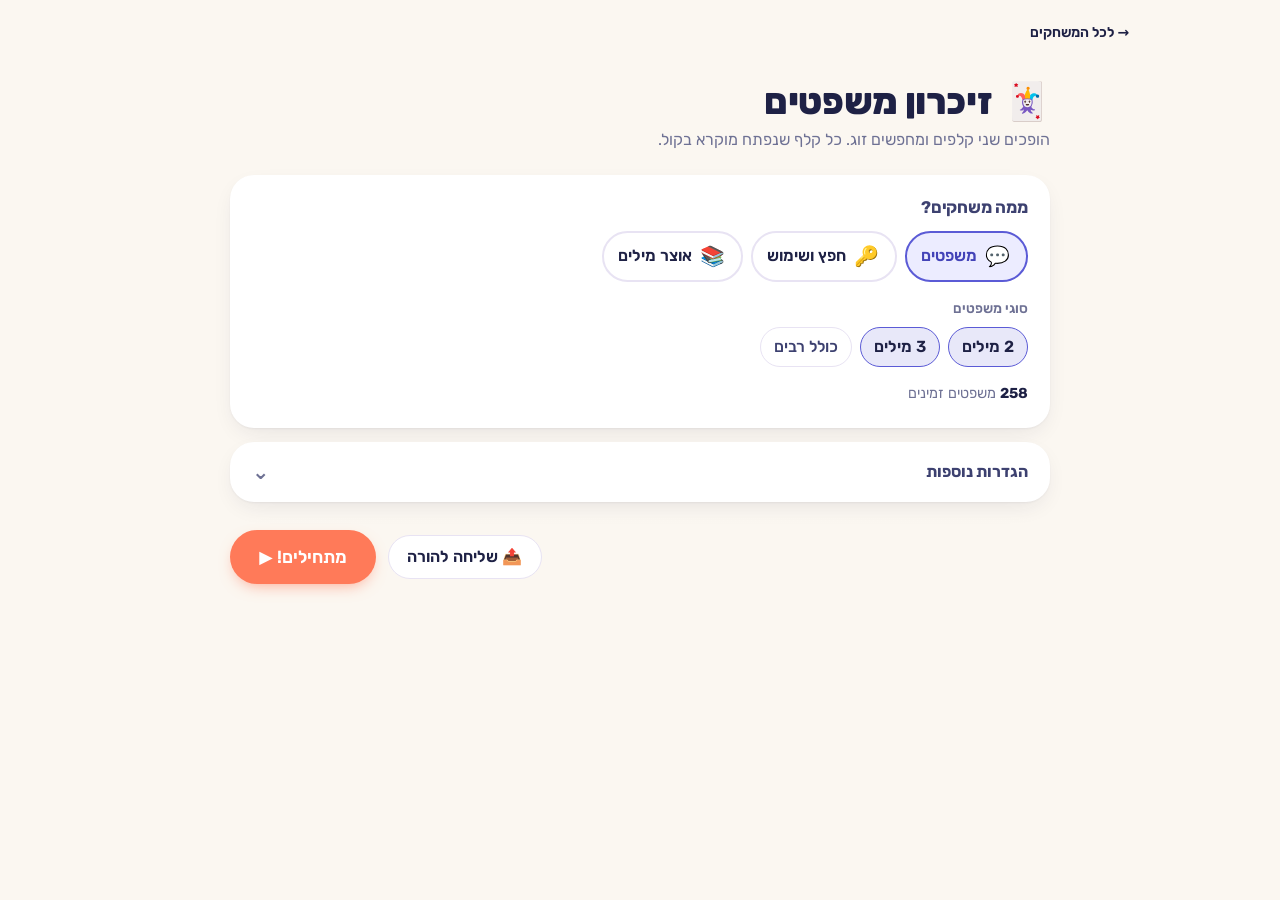
<file: games/memory.html>
<!doctype html>
<html lang="he" dir="rtl">
<head>
<meta charset="utf-8">
<meta name="viewport" content="width=device-width, initial-scale=1, viewport-fit=cover">
<title>זיכרון משפטים · דיבוריקה</title>
<meta name="theme-color" content="#5B5BD6">
<link rel="icon" href="data:image/svg+xml,<svg xmlns='http://www.w3.org/2000/svg' viewBox='0 0 100 100'><text y='.9em' font-size='90'>🃏</text></svg>">
<link rel="preconnect" href="https://fonts.googleapis.com">
<link rel="preconnect" href="https://fonts.gstatic.com" crossorigin>
<link href="https://fonts.googleapis.com/css2?family=Rubik:wght@400;500;600;700;800&family=Noto+Color+Emoji&display=swap" rel="stylesheet">
<link rel="stylesheet" href="../assets/style.css">
<link rel="stylesheet" href="../assets/game.css">
<style>
  .arena { flex: 1; display: flex; flex-direction: column; align-items: center; justify-content: center; padding: 6px 0 24px; gap: 14px; }
  .memgrid { display: grid; gap: clamp(8px, 1.4vw, 14px); width: 100%; perspective: 1000px; }
  .mcard { aspect-ratio: 4/5; border: 0; padding: 0; background: transparent; cursor: pointer; position: relative; transform-style: preserve-3d; transition: transform .45s; border-radius: 20px; animation: deal .4s backwards; }
  @keyframes deal { from { transform: translateY(30px) scale(.8); opacity: 0; } }
  .mcard.flip, .mcard.done { transform: rotateY(180deg); }
  .mcard .face { position: absolute; inset: 0; border-radius: 20px; backface-visibility: hidden; -webkit-backface-visibility: hidden; display: flex; flex-direction: column; align-items: center; justify-content: center; gap: 4%; box-shadow: var(--shadow); padding: 8px; overflow: hidden; }
  .mcard .back { background: linear-gradient(140deg, var(--brand), #8B5CF6); }
  .mcard .back::before { content: ''; position: absolute; inset: 7px; border-radius: 14px; border: 2px dashed rgba(255,255,255,.35); }
  .mcard .back span { font-family: var(--emoji); font-size: calc(var(--cw) * .32); }
  .mcard .front { background: #fff; transform: rotateY(180deg); }
  .mcard .front .c-pic { font-size: calc(var(--cw) * .4); }
  .mcard .front .c-pic .pic-img { width: calc(var(--cw) * .6); height: calc(var(--cw) * .5); }
  .mcard .front .c-text { font-size: clamp(.8rem, calc(var(--cw) * .13), 1.35rem); text-align: center; line-height: 1.25; }
  .mcard .front.only-text .c-text { font-size: clamp(1rem, calc(var(--cw) * .17), 1.8rem); color: var(--brand-ink); }
  .mcard .front .c-sub { font-size: clamp(.75rem, calc(var(--cw) * .11), 1.1rem); }
  .mcard.done .front { box-shadow: 0 0 0 4px var(--mint), var(--shadow); }
  .mcard.done { animation: matched .6s; }
  @keyframes matched { 50% { transform: rotateY(180deg) scale(1.08); } }
  .mcard.nope .front { box-shadow: 0 0 0 4px var(--coral), var(--shadow); }
  .turns { display: flex; gap: 10px; }
  .turn { background: #fff; border-radius: 99px; padding: 6px 16px; font-weight: 700; box-shadow: var(--shadow); border: 3px solid transparent; }
  .turn.on { border-color: var(--brand); }
  .turn .em { font-family: var(--emoji); }
</style>
</head>
<body>
<div id="app"></div>
<script src="../data/words.js"></script>
<script src="../data/uses.js"></script>
<script src="../data/sentences.js"></script>
<script src="../data/games.js"></script>
<script src="../assets/core.js"></script>
<script src="../assets/content.js"></script>
<script>
(async function () {
  'use strict';
  const GAME = 'memory';
  const app = document.getElementById('app');
  try { await DIB.gate(GAME); } catch (e) { return; }

  const setup = DIBC.setupScreen(app, {
    game: GAME, title: 'זיכרון משפטים', emoji: '🃏',
    intro: 'הופכים שני קלפים ומחפשים זוג. כל קלף שנפתח מוקרא בקול.',
    sources: ['sentences', 'uses', 'words'],
    minItems: 3,
    defaults: { src: 'sentences', slevels: [1, 2], level: 3, cats: [], pairs: 6, similar: false, wface: 'same', players: 1 },
    options: cfg =>
      DIBC.optSeg('מספר קלפים', 'pairs', [[3, '6'], [4, '8'], [6, '12'], [8, '16'], [10, '20'], [12, '24']], cfg.pairs) +
      (cfg.src === 'sentences' ? DIBC.optToggle('משפטים דומים (ילד אוכל / ילדה אוכלת)', 'similar', cfg.similar) : '') +
      (cfg.src === 'words' ? DIBC.optSeg('סוג הזוג', 'wface', [['same', 'שני קלפים זהים'], ['picword', 'תמונה ומילה']], cfg.wface) : '') +
      (cfg.src === 'uses' ? '<p class="muted small" style="margin:0">הזוג הוא חפץ והשימוש שלו: קלף "מפתח" וקלף "פותחים".</p>' : '') +
      DIBC.optSeg('שחקנים', 'players', [[1, 'שחקן אחד'], [2, 'שניים בתורות']], cfg.players),
    onSourceChange: (cfg, redraw) => redraw(),
    onStart: start
  });

  /** בוחר כרטיסים ובונה זוגות קלפים. */
  function deal(cfg, all) {
    let chosen = [];
    if (cfg.src === 'sentences' && cfg.similar) {
      const groups = {};
      all.forEach(c => (groups[c.group] = groups[c.group] || []).push(c));
      const keys = DIB.shuffle(Object.keys(groups).filter(k => groups[k].length >= 2));
      for (const k of keys) {
        if (chosen.length >= cfg.pairs) break;
        const g = DIB.shuffle(groups[k]);
        const a = g[0], b = g.find(x => x.text.split(' ')[0] !== a.text.split(' ')[0]) || g[1];
        chosen.push(a); if (chosen.length < cfg.pairs) chosen.push(b);
      }
    } else {
      const seenT = new Set();
      chosen = DIB.shuffle(all).filter(c => { const k = c.pair || c.text; if (seenT.has(k)) return false; seenT.add(k); return true; }).slice(0, cfg.pairs);
    }
    const out = [];
    chosen.forEach(c => {
      if (cfg.src === 'uses') {
        out.push({ c, face: 'pic' });
        out.push({ c, face: 'use' });
      } else if (cfg.src === 'words' && cfg.wface === 'picword') {
        out.push({ c, face: 'pic' });
        out.push({ c, face: 'text' });
      } else {
        out.push({ c, face: 'full' }); out.push({ c, face: 'full' });
      }
    });
    return { chosen, deck: DIB.shuffle(out) };
  }

  function faceHTML(x) {
    const c = x.c;
    if (x.face === 'use') return '<div class="face front only-text"><div class="c-text">' + DIB.esc(c.sub) + '</div></div>';
    if (x.face === 'text') return '<div class="face front only-text"><div class="c-text">' + DIB.esc(c.text) + '</div></div>';
    if (x.face === 'pic' && cfgNow.src === 'uses') return '<div class="face front">' + DIBC.cardHTML(c, { noSub: true }) + '</div>';
    if (x.face === 'pic') return '<div class="face front">' + DIBC.cardHTML(c, { noText: true }) + '</div>';
    return '<div class="face front">' + DIBC.cardHTML(c) + '</div>';
  }
  function sayOf(x) { return x.face === 'use' ? x.c.sub : x.face === 'pic' && cfgNow.src === 'uses' ? x.c.text : x.c.speak || x.c.text; }

  let cfgNow = null;
  function start(cfg, all) {
    cfgNow = cfg;
    const { chosen, deck } = deal(cfg, all);
    const pairs = chosen.length;
    const total = deck.length;
    const narrow = innerWidth < 640;
    let cols = total <= 6 ? 3 : total <= 8 ? 4 : total <= 12 ? (narrow ? 3 : 4) : total <= 16 ? 4 : total <= 20 ? (narrow ? 4 : 5) : (narrow ? 4 : 6);
    const rows = Math.ceil(total / cols);
    const maxW = Math.min(innerWidth - 36, 980);
    const byH = (innerHeight - 150) / rows * 0.8 * cols;
    const gridW = Math.min(maxW, byH);
    const cw = gridW / cols;
    let moves = 0, found = 0, open = [], lock = false, player = 0;
    const score = [0, 0];
    const t0 = Date.now();
    const two = cfg.players === 2;

    app.innerHTML = '<div class="wrap play"><div class="bar"><button class="btn btn-outline btn-icon" id="quit" aria-label="יציאה">✕</button>' +
      '<div class="progress"><i id="prog"></i></div><span class="score"><span class="em">👆</span><span id="mv">0</span></span></div>' +
      '<div class="arena">' + (two ? '<div class="turns"><span class="turn on" id="p0"><span class="em">🔵</span> שחקן 1 · <b>0</b></span><span class="turn" id="p1"><span class="em">🟠</span> שחקן 2 · <b>0</b></span></div>' : '') +
      '<div class="memgrid" style="grid-template-columns:repeat(' + cols + ',1fr);max-width:' + gridW + 'px;--cw:' + cw + 'px">' +
      deck.map((x, i) => '<button class="mcard" style="animation-delay:' + (i * 0.03) + 's" data-i="' + i + '" aria-label="קלף"><span class="face back"><span>💬</span></span>' + faceHTML(x) + '</button>').join('') +
      '</div></div></div>';
    app.querySelector('#quit').onclick = () => { if (!found || confirm('לצאת מהמשחק?')) finish(true); };

    app.querySelectorAll('.mcard').forEach(el => el.onclick = () => {
      if (lock || el.classList.contains('flip') || el.classList.contains('done')) return;
      const x = deck[Number(el.dataset.i)];
      el.classList.add('flip'); DIB.sfx.tap();
      DIB.speak(sayOf(x));
      open.push({ el, x });
      if (open.length < 2) return;
      moves++; app.querySelector('#mv').textContent = moves;
      const [a, b] = open; open = [];
      lock = true;
      if (a.x.c.id === b.x.c.id) {
        setTimeout(() => {
          a.el.classList.add('done'); b.el.classList.add('done');
          DIB.sfx.good();
          DIB.speak(cfg.src === 'uses' ? a.x.c.text + '. ' + a.x.c.sub : a.x.c.speak || a.x.c.text);
          found++; score[player]++;
          if (two) app.querySelector('#p' + player + ' b').textContent = score[player];
          app.querySelector('#prog').style.width = (found / pairs * 100) + '%';
          lock = false;
          if (found === pairs) setTimeout(() => finish(false), 1600);
        }, 700);
      } else {
        setTimeout(() => { a.el.classList.add('nope'); b.el.classList.add('nope'); }, 600);
        setTimeout(() => {
          a.el.classList.remove('flip', 'nope'); b.el.classList.remove('flip', 'nope'); lock = false;
          if (two) { player = 1 - player; app.querySelector('#p0').classList.toggle('on', player === 0); app.querySelector('#p1').classList.toggle('on', player === 1); }
        }, 1700);
      }
    });

    function finish(early) {
      const secs = Math.round((Date.now() - t0) / 1000);
      if (found) DIB.logSession({ game: GAME, label: 'זיכרון · ' + DIBC.describe(cfg), patient: cfg.patient || '', total: pairs, correct: found, cued: 0, moves, missed: [], words: chosen.map(c => c.text), secs, early: !!early });
      if (early && !found) return setup.redraw();
      const eff = moves ? pairs / moves : 0;
      const stars = early ? 1 : eff >= 0.6 ? 3 : eff >= 0.35 ? 2 : 1;
      const winner = two ? (score[0] === score[1] ? 'תיקו!' : 'שחקן ' + (score[0] > score[1] ? 1 : 2) + ' ניצח!') : null;
      DIBC.endScreen(app, {
        stars, title: winner || (early ? 'יופי של משחק!' : 'מצאתם את כל הזוגות!'), sub: DIBC.describe(cfg),
        say: winner || 'כל הכבוד!',
        kpis: (two ? [[score[0] + ' : ' + score[1], 'תוצאה']] : []).concat([[found + '/' + pairs, 'זוגות'], [moves, 'ניסיונות'], [secs >= 60 ? Math.floor(secs / 60) + ':' + String(secs % 60).padStart(2, '0') : secs + '״', 'זמן']]),
        words: chosen, wordsTitle: cfg.src === 'sentences' ? 'המשפטים במשחק (לוחצים לשמוע)' : 'הכרטיסים במשחק (לוחצים לשמוע)',
        onAgain: () => start(cfg, all), onSettings: setup.redraw
      });
    }
  }
})();
</script>
</body>
</html>
</file>
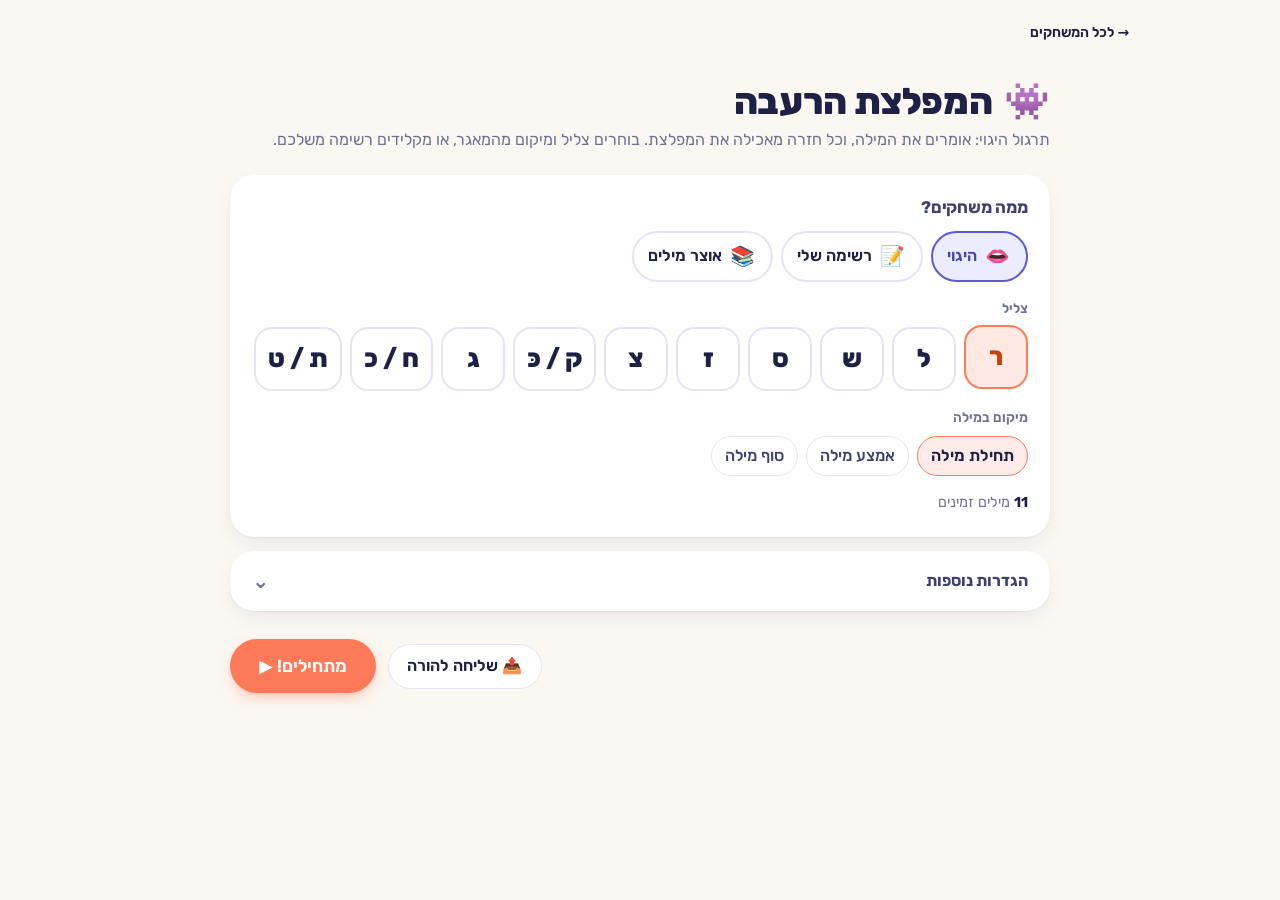
<file: games/monster.html>
<!doctype html>
<html lang="he" dir="rtl">
<head>
<meta charset="utf-8">
<meta name="viewport" content="width=device-width, initial-scale=1, viewport-fit=cover">
<title>המפלצת הרעבה · דיבוריקה</title>
<meta name="theme-color" content="#5B5BD6">
<link rel="icon" href="data:image/svg+xml,<svg xmlns='http://www.w3.org/2000/svg' viewBox='0 0 100 100'><text y='.9em' font-size='90'>👾</text></svg>">
<link rel="preconnect" href="https://fonts.googleapis.com">
<link rel="preconnect" href="https://fonts.gstatic.com" crossorigin>
<link href="https://fonts.googleapis.com/css2?family=Rubik:wght@400;500;600;700;800&family=Noto+Color+Emoji&display=swap" rel="stylesheet">
<link rel="stylesheet" href="../assets/style.css">
<link rel="stylesheet" href="../assets/game.css">
<style>
  .colors { display: flex; gap: 8px; }
  .colors button { width: 46px; height: 46px; border-radius: 50%; border: 3px solid #fff; box-shadow: 0 0 0 2px var(--line); cursor: pointer; }
  .colors button.on { box-shadow: 0 0 0 3px var(--ink); }

  body.playing { background: radial-gradient(circle at 50% 120%, color-mix(in srgb, var(--mc) 35%, #fff) 0, transparent 60%), linear-gradient(180deg, #FFF7EC, #F3EEFF); }
  .arena { flex: 1; display: grid; grid-template-columns: 1fr 1fr; align-items: center; gap: 20px; padding: 6px 0 24px; }
  @media (max-width: 760px) {
    .arena { grid-template-columns: 1fr; gap: 4px; align-content: start; }
    .mon-wrap { order: -1; }
    .mon-wrap .monster { width: 120px; }
    .eaten-row { min-height: 0; }
    .card { padding: 16px 14px; gap: 10px; border-radius: 28px; }
    .card .c-pic { font-size: 5rem; }
    .card .c-text { font-size: 2.3rem; }
    .judge .btn-lg { min-height: 48px; padding: .5em 1.1em; font-size: 1rem; }
    .speech { top: 10px; right: 18%; }
  }
  .card { background: #fff; border-radius: 36px; box-shadow: var(--shadow-lg); padding: 24px 22px; text-align: center; display: grid; gap: 14px; justify-items: center; transition: transform .6s cubic-bezier(.5, -0.3, .7, .5), opacity .5s; }
  .card.in { animation: pop .45s cubic-bezier(.2, 1.4, .4, 1); }
  .card.eaten { transform: translate(var(--tx), 60px) scale(.05) rotate(-30deg); opacity: 0; }
  .card .c-pic { font-size: clamp(6rem, 18vw, 9rem); }
  .card .c-pic .pic-img { width: 1.5em; height: 1.2em; }
  .card .c-text { font-size: clamp(2.4rem, 7vw, 3.4rem); letter-spacing: .02em; }
  .tools { display: flex; gap: 10px; flex-wrap: wrap; justify-content: center; }
  .tools .btn { font-size: 1rem; }
  .rec.on { background: var(--danger); color: #fff; animation: pulse 1s infinite; }
  @keyframes pulse { 50% { box-shadow: 0 0 0 10px #E5484D33; } }
  .dots { display: flex; gap: 10px; justify-content: center; }
  .dots i { width: 22px; height: 22px; border-radius: 50%; background: var(--line); transition: .25s; }
  .dots i.ok { background: var(--mint); transform: scale(1.15); }
  .dots i.cue { background: var(--sun); transform: scale(1.15); }
  .dots i.no { background: var(--coral); transform: scale(1.15); }
  .said { font-size: 1.5rem; padding: .7em 2.2em; }
  .judge { display: flex; gap: 8px; flex-wrap: wrap; justify-content: center; }

  .mon-wrap { display: grid; justify-items: center; position: relative; }
  .monster { width: min(340px, 70vw); height: auto; overflow: visible; animation: bob 2.6s ease-in-out infinite; transform-origin: 50% 100%; transition: transform .4s; }
  @keyframes bob { 50% { transform: translateY(-8px) scaleY(1.02); } }
  .monster .mouth-open { transform-origin: 100px 128px; transform: scaleY(.15); transition: transform .2s; }
  .monster.open .mouth-open { transform: scaleY(1); }
  .monster.chomp { animation: chomp .5s ease; }
  @keyframes chomp { 30% { transform: scale(1.08, .92); } 60% { transform: scale(.96, 1.05); } }
  .monster .pupil { transition: transform .3s; }
  .monster.happy .eye-open { display: none; }
  .monster .eye-happy { display: none; }
  .monster.happy .eye-happy { display: block; }
  .speech { position: absolute; top: 0; right: 8%; background: #fff; border-radius: 20px 20px 20px 4px; padding: 8px 16px; font-weight: 800; box-shadow: var(--shadow); opacity: 0; transform: scale(.6); transition: .25s; }
  .speech.show { opacity: 1; transform: none; }
  .food { position: fixed; z-index: 50; font-family: var(--emoji); font-size: 2.4rem; pointer-events: none; transition: left .55s cubic-bezier(.4, 0, .6, 1), top .55s cubic-bezier(.5, -0.6, .7, 1), transform .55s; }
  .eaten-row { display: flex; gap: 4px; flex-wrap: wrap; justify-content: center; min-height: 32px; max-width: 100%; }
  .eaten-row span { font-family: var(--emoji); font-size: 1.4rem; animation: pop .3s; }
  .summary { width: 100%; border-collapse: collapse; margin-bottom: 18px; font-size: .95rem; }
  .summary td { padding: 6px 8px; border-bottom: 1px solid var(--line); text-align: right; }
  .summary .r { display: flex; gap: 4px; }
  .summary .r i { width: 14px; height: 14px; border-radius: 50%; }
</style>
</head>
<body>
<div id="app"></div>
<script src="../data/words.js"></script>
<script src="../data/uses.js"></script>
<script src="../data/artic.js"></script>
<script src="../data/games.js"></script>
<script src="../assets/core.js"></script>
<script src="../assets/content.js"></script>
<script>
(async function () {
  'use strict';
  const GAME = 'monster';
  const app = document.getElementById('app');
  const esc = DIB.esc;
  try { await DIB.gate(GAME); } catch (e) { return; }

  const COLORS = ['#7C6CF0', '#22B391', '#FF7A59', '#EC4899', '#38BDF8'];
  const FOOD = ['🍪', '🍩', '🧁', '🍬', '🍓', '🍌', '🥕', '🍕', '🍭', '🍉'];
  const canRec = !!(navigator.mediaDevices && navigator.mediaDevices.getUserMedia && window.MediaRecorder);

  const setup = DIBC.setupScreen(app, {
    game: GAME, title: 'המפלצת הרעבה', emoji: '👾',
    intro: 'תרגול היגוי: אומרים את המילה, וכל חזרה מאכילה את המפלצת. בוחרים צליל ומיקום מהמאגר, או מקלידים רשימה משלכם.',
    sources: ['artic', 'list', 'words'],
    defaults: { src: 'artic', sound: 'r', pos: ['start'], count: 10, reps: 3, rate: 'self', rec: true, color: COLORS[0] },
    options: cfg =>
      DIBC.optSeg('כמה מילים', 'count', [[5, '5'], [10, '10'], [15, '15'], [0, 'כולן']], cfg.count) +
      DIBC.optSeg('חזרות על כל מילה', 'reps', [1, 3, 5], cfg.reps) +
      DIBC.optSeg('מי מסמן', 'rate', [['self', 'הילד/ה לבד'], ['adult', 'מבוגר מדרג']], cfg.rate) +
      (canRec ? DIBC.optToggle('הקלטה כדי לשמוע את עצמי', 'rec', cfg.rec) : '') +
      '<div><span class="opt-label">צבע המפלצת</span><div class="colors">' + COLORS.map(c => '<button class="' + (cfg.color === c ? 'on' : '') + '" data-color="' + c + '" style="background:' + c + '" aria-label="צבע"></button>').join('') + '</div></div>',
    bindOptions: (root, cfg, redraw, persist) => root.querySelectorAll('[data-color]').forEach(b => b.onclick = () => { cfg.color = b.dataset.color; persist(); redraw(); }),
    onStart: start
  });

  function monsterSVG(color) {
    return '<svg class="monster" id="mon" viewBox="0 0 200 210" aria-hidden="true">' +
      '<ellipse cx="100" cy="204" rx="64" ry="7" fill="#0001"/>' +
      '<path d="M52 44 L44 8 L72 34 Z" fill="' + color + '"/><path d="M148 44 L156 8 L128 34 Z" fill="' + color + '"/>' +
      '<path d="M100 26 C 160 26 186 70 186 122 C 186 172 150 200 100 200 C 50 200 14 172 14 122 C 14 70 40 26 100 26 Z" fill="' + color + '"/>' +
      '<path d="M100 26 C 160 26 186 70 186 122 C 186 140 182 152 176 162 C 170 100 140 60 100 58 C 60 60 30 100 24 162 C 18 152 14 140 14 122 C 14 70 40 26 100 26 Z" fill="#fff" opacity=".12"/>' +
      '<ellipse cx="100" cy="160" rx="48" ry="32" fill="#fff" opacity=".22"/>' +
      '<ellipse cx="10" cy="128" rx="14" ry="22" fill="' + color + '" transform="rotate(-20 10 128)"/><ellipse cx="190" cy="128" rx="14" ry="22" fill="' + color + '" transform="rotate(20 190 128)"/>' +
      '<g class="eye-open"><circle cx="72" cy="82" r="22" fill="#fff"/><circle cx="128" cy="82" r="22" fill="#fff"/>' +
      '<g class="pupil"><circle cx="74" cy="86" r="10" fill="#1E2145"/><circle cx="130" cy="86" r="10" fill="#1E2145"/><circle cx="77" cy="82" r="3.5" fill="#fff"/><circle cx="133" cy="82" r="3.5" fill="#fff"/></g></g>' +
      '<g class="eye-happy" fill="none" stroke="#1E2145" stroke-width="6" stroke-linecap="round"><path d="M56 86 Q72 66 88 86"/><path d="M112 86 Q128 66 144 86"/></g>' +
      '<circle cx="50" cy="112" r="9" fill="#FF6B9A" opacity=".45"/><circle cx="150" cy="112" r="9" fill="#FF6B9A" opacity=".45"/>' +
      '<g class="mouth-open"><path d="M62 118 Q100 176 138 118 Z" fill="#3B1033"/><path d="M78 150 Q100 166 122 150 Q100 140 78 150" fill="#FF6B9A"/>' +
      '<path d="M70 118 L76 128 L82 118 Z M118 118 L124 128 L130 118 Z" fill="#fff"/></g>' +
      '<path d="M62 118 Q100 128 138 118" fill="none" stroke="#3B1033" stroke-width="4" stroke-linecap="round"/>' +
      '</svg>';
  }

  let stream = null;
  async function getStream() {
    if (stream) return stream;
    stream = await navigator.mediaDevices.getUserMedia({ audio: true });
    return stream;
  }
  function stopStream() { if (stream) { stream.getTracks().forEach(t => t.stop()); stream = null; } }

  function start(cfg, all) {
    let list = DIB.shuffle(all);
    if (cfg.count) list = list.slice(0, cfg.count);
    const reps = cfg.reps;
    const results = list.map(() => []);
    let wi = 0, ri = 0, busy = false;
    const t0 = Date.now();
    document.body.classList.add('playing');
    document.body.style.setProperty('--mc', cfg.color);

    app.innerHTML = '<div class="wrap play"><div class="bar"><button class="btn btn-outline btn-icon" id="quit" aria-label="יציאה">✕</button>' +
      '<div class="progress"><i id="prog"></i></div><span class="score"><span class="em">🍪</span><span id="sc">0</span></span></div>' +
      '<div class="arena"><div id="cardBox"></div><div class="mon-wrap"><div class="speech" id="speech">יאמי!</div>' + monsterSVG(cfg.color) + '<div class="eaten-row" id="eaten"></div></div></div></div>';
    const mon = app.querySelector('#mon');
    app.querySelector('#quit').onclick = () => { if (!results.some(r => r.length) || confirm('לצאת מהמשחק?')) finish(true); };

    function look(dx, dy) { mon.querySelector('.pupil').style.transform = 'translate(' + dx + 'px,' + dy + 'px)'; }
    function say(txt) { const s = app.querySelector('#speech'); s.textContent = txt; s.classList.add('show'); setTimeout(() => s.classList.remove('show'), 1100); }

    function showWord() {
      const c = list[wi];
      ri = 0;
      app.querySelector('#prog').style.width = (wi / list.length * 100) + '%';
      const box = app.querySelector('#cardBox');
      box.innerHTML = '<div class="card in" id="card">' + DIBC.cardHTML(c) +
        '<div class="tools"><button class="btn btn-outline" id="model">🔊 איך אומרים?</button>' +
        (canRec && cfg.rec ? '<button class="btn btn-outline rec" id="rec">🎤 הקלטה</button><button class="btn btn-outline" id="play" hidden>▶ לשמוע אותי</button>' : '') + '</div>' +
        '<div class="dots">' + '<i></i>'.repeat(reps) + '</div>' +
        (cfg.rate === 'adult'
          ? '<div class="judge"><button class="btn btn-mint btn-lg" data-j="ok">✓ נכון</button><button class="btn btn-lg" style="background:var(--sun);color:#5A3A00" data-j="cue">≈ כמעט</button><button class="btn btn-outline btn-lg" data-j="no">✗ עוד לא</button></div>'
          : '<button class="btn btn-coral btn-lg said" data-j="ok">אמרתי! 🗣️</button>') +
        '</div>';
      look(-6, 2);
      setTimeout(() => DIB.speak(c.speak || c.text), 300);
      box.querySelector('#model').onclick = () => DIB.speak(c.speak || c.text);
      box.querySelectorAll('[data-j]').forEach(b => b.onclick = () => judge(b.dataset.j, b));
      const rec = box.querySelector('#rec');
      if (rec) {
        let mr = null, url = null;
        const play = box.querySelector('#play');
        rec.onclick = async () => {
          if (mr && mr.state === 'recording') { mr.stop(); return; }
          try {
            const s = await getStream();
            const chunks = [];
            mr = new MediaRecorder(s);
            mr.ondataavailable = e => chunks.push(e.data);
            mr.onstop = () => {
              rec.classList.remove('on'); rec.textContent = '🎤 הקלטה';
              if (url) URL.revokeObjectURL(url);
              url = URL.createObjectURL(new Blob(chunks, { type: mr.mimeType }));
              play.hidden = false; new Audio(url).play();
            };
            mr.start(); rec.classList.add('on'); rec.textContent = '⏹ עצירה';
            setTimeout(() => { if (mr.state === 'recording') mr.stop(); }, 4000);
          } catch (e) { DIB.toast('לא קיבלנו גישה למיקרופון', 'error'); rec.remove(); }
        };
        play.onclick = () => url && new Audio(url).play();
      }
    }

    async function judge(j, btn) {
      if (busy) return;
      busy = true;
      results[wi].push(j);
      const dot = app.querySelectorAll('.dots i')[ri];
      dot.classList.add(j);
      ri++;
      if (j === 'no') { DIB.sfx.bad(); say('עוד פעם?'); }
      else { await feed(btn, FOOD[(wi + ri) % FOOD.length], j === 'ok' ? 'יאמי!' : 'ממממ'); }
      app.querySelector('#sc').textContent = results.flat().filter(x => x !== 'no').length;
      if (ri >= reps) {
        await wait(300);
        await eatCard();
        wi++;
        if (wi >= list.length) return finish(false);
        showWord();
      }
      busy = false;
    }

    function feed(from, emoji, txt) {
      return new Promise(res => {
        const r = from.getBoundingClientRect(), m = mon.getBoundingClientRect();
        const f = document.createElement('div');
        f.className = 'food'; f.textContent = emoji;
        f.style.left = (r.left + r.width / 2 - 20) + 'px'; f.style.top = (r.top - 10) + 'px';
        document.body.appendChild(f);
        mon.classList.add('open');
        look(m.left + m.width / 2 > r.left ? -5 : 5, 4);
        requestAnimationFrame(() => requestAnimationFrame(() => {
          f.style.left = (m.left + m.width / 2 - 20) + 'px'; f.style.top = (m.top + m.height * 0.55) + 'px'; f.style.transform = 'scale(.5)';
        }));
        setTimeout(() => {
          f.remove(); mon.classList.remove('open'); mon.classList.remove('chomp'); void mon.getBBox(); mon.classList.add('chomp');
          DIB.sfx.good(); say(txt);
          const e = app.querySelector('#eaten'); e.insertAdjacentHTML('beforeend', '<span>' + emoji + '</span>');
          res();
        }, 600);
      });
    }

    function eatCard() {
      return new Promise(res => {
        const card = app.querySelector('#card');
        const r = card.getBoundingClientRect(), m = mon.getBoundingClientRect();
        card.style.setProperty('--tx', (m.left + m.width / 2 - (r.left + r.width / 2)) + 'px');
        mon.classList.add('open');
        card.classList.add('eaten');
        setTimeout(() => {
          mon.classList.remove('open'); mon.classList.add('happy');
          DIB.sfx.win(); say('איזה טעים!');
          setTimeout(() => { mon.classList.remove('happy'); res(); }, 900);
        }, 600);
      });
    }

    function finish(early) {
      stopStream();
      document.body.classList.remove('playing');
      const secs = Math.round((Date.now() - t0) / 1000);
      const flat = results.flat();
      const ok = flat.filter(x => x === 'ok').length, cue = flat.filter(x => x === 'cue').length;
      const practiced = list.filter((c, i) => results[i].length);
      const hard = list.filter((c, i) => results[i].some(x => x !== 'ok'));
      if (flat.length) DIB.logSession({ game: GAME, label: 'היגוי · ' + DIBC.describe(cfg), patient: cfg.patient || '', total: flat.length, correct: ok, cued: cue, missed: hard.map(c => c.text), words: practiced.map(c => c.text), secs, early: !!early, rated: cfg.rate === 'adult' });
      if (early && !flat.length) return setup.redraw();
      const pct = flat.length ? ok / flat.length : 0;
      const adult = cfg.rate === 'adult';
      DIBC.endScreen(app, {
        stars: adult ? (pct >= 0.8 ? 3 : pct >= 0.5 ? 2 : 1) : (early ? 2 : 3), trophy: '👾',
        title: early ? 'יופי של תרגול!' : 'המפלצת שבעה ומאושרת!', sub: DIBC.describe(cfg), say: 'כל הכבוד! המפלצת שבעה!',
        kpis: [[practiced.length, 'מילים'], [flat.length, 'חזרות']].concat(adult ? [[Math.round(pct * 100) + '%', 'נכון']] : []).concat([[secs >= 60 ? Math.floor(secs / 60) + ':' + String(secs % 60).padStart(2, '0') : secs + '״', 'זמן']]),
        words: adult ? null : practiced, wordsTitle: 'המילים שתרגלנו',
        onAgain: () => start(cfg, all), onSettings: () => { setup.redraw(); }
      });
      if (adult) {
        const tbl = '<table class="summary"><tbody>' + list.map((c, i) => results[i].length ? '<tr><td><b>' + DIBC.hlText(c.text, c.hl) + '</b></td><td><span class="r">' +
          results[i].map(x => '<i style="background:' + (x === 'ok' ? 'var(--mint)' : x === 'cue' ? 'var(--sun)' : 'var(--coral)') + '"></i>').join('') + '</span></td></tr>' : '').join('') + '</tbody></table>';
        app.querySelector('.endbtns').insertAdjacentHTML('beforebegin', tbl);
      }
    }
    showWord();
  }

  function wait(ms) { return new Promise(r => setTimeout(r, ms)); }
})();
</script>
</body>
</html>
</file>
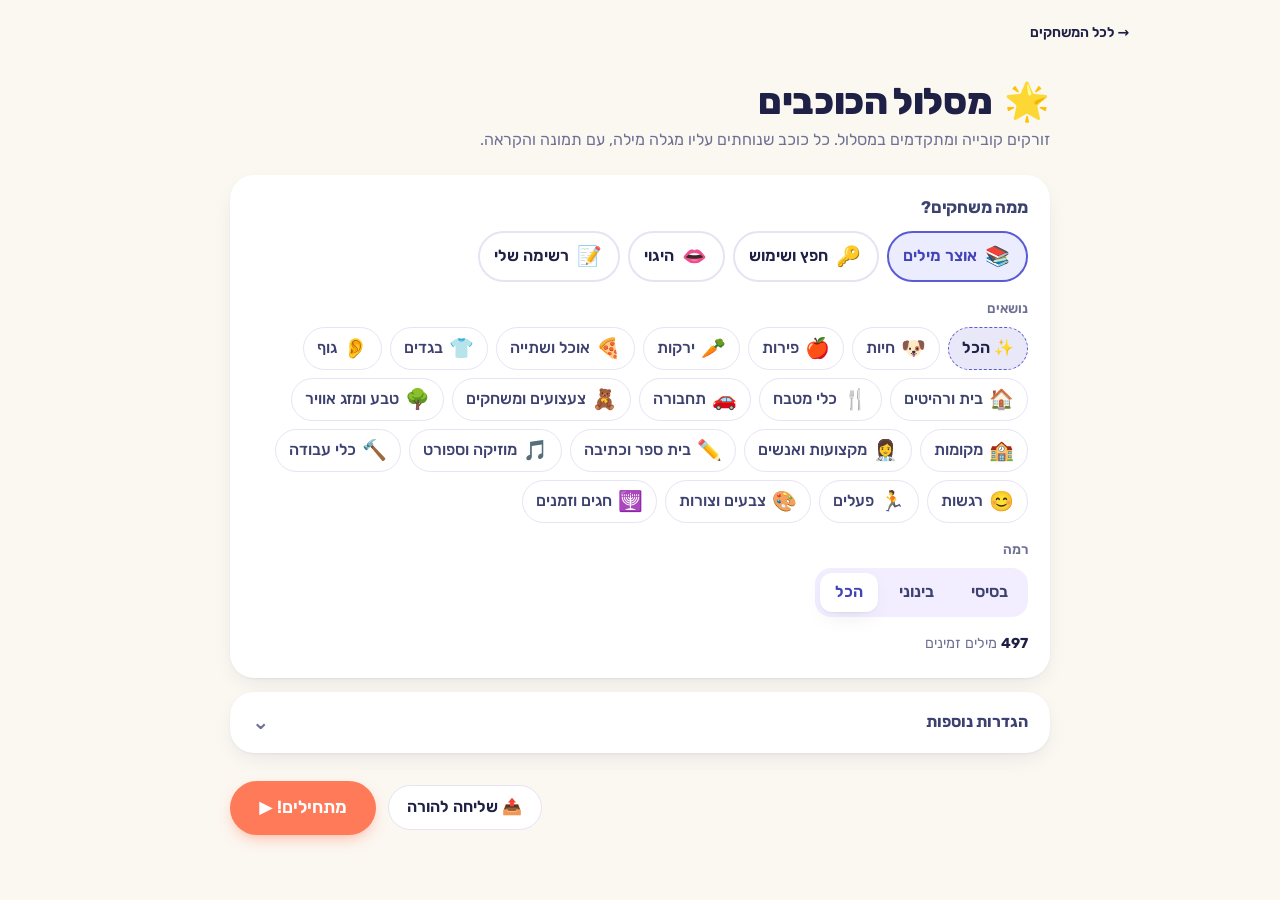
<file: games/path.html>
<!doctype html>
<html lang="he" dir="rtl">
<head>
<meta charset="utf-8">
<meta name="viewport" content="width=device-width, initial-scale=1, viewport-fit=cover">
<title>מסלול הכוכבים · דיבוריקה</title>
<meta name="theme-color" content="#5B5BD6">
<link rel="icon" href="data:image/svg+xml,<svg xmlns='http://www.w3.org/2000/svg' viewBox='0 0 100 100'><text y='.9em' font-size='90'>🌟</text></svg>">
<link rel="preconnect" href="https://fonts.googleapis.com">
<link rel="preconnect" href="https://fonts.gstatic.com" crossorigin>
<link href="https://fonts.googleapis.com/css2?family=Rubik:wght@400;500;600;700;800&family=Noto+Color+Emoji&display=swap" rel="stylesheet">
<link rel="stylesheet" href="../assets/style.css">
<link rel="stylesheet" href="../assets/game.css">
<style>
  .chars { display: flex; gap: 8px; flex-wrap: wrap; }
  .chars button { width: 54px; height: 54px; border-radius: 16px; border: 2px solid var(--line); background: #fff; font-family: var(--emoji); font-size: 1.8rem; cursor: pointer; }
  .chars button.on { border-color: var(--brand); background: var(--brand-soft); transform: translateY(-2px); }

  .game { min-height: 100vh; display: flex; flex-direction: column; }
  .arena { flex: 1; display: flex; flex-direction: column; align-items: center; justify-content: center; gap: 18px; padding: 6px 0 24px; }
  .board { position: relative; width: min(100%, calc((100vh - 230px) * var(--ar))); aspect-ratio: var(--ar); border-radius: 34px; background: radial-gradient(circle at 20% 15%, #fff8 0, transparent 30%), linear-gradient(160deg, #D9F7E8, #BEEBD5 55%, #A7E0C4); box-shadow: var(--shadow-lg), inset 0 0 0 6px #ffffff80; }
  .board svg { position: absolute; inset: 0; width: 100%; height: 100%; overflow: visible; }
  .deco { position: absolute; font-family: var(--emoji); font-size: clamp(1.2rem, 3vw, 2rem); opacity: .55; pointer-events: none; }
  .tile { position: absolute; width: calc(100% / var(--cols) * .62); aspect-ratio: 1; transform: translate(50%, -50%); border-radius: 50%; background: #fff; box-shadow: 0 4px 0 #0000001a, 0 6px 14px -6px #0004; display: grid; place-items: center; font-family: var(--emoji); font-size: calc(var(--cell) * .3); transition: transform .2s, background .3s; }
  .tile.star { background: linear-gradient(140deg, #FFE38A, #FFC24B); box-shadow: 0 4px 0 #D99A1E, 0 6px 14px -6px #0005; }
  .tile.star::before { content: '⭐'; animation: twinkle 2.2s ease-in-out infinite; }
  .tile.got { background: #fff; box-shadow: 0 0 0 4px var(--sun), 0 4px 0 #0000001a; }
  .tile.got::before { content: none; }
  .tile.got .pic-emoji, .tile.got .pic-letter, .tile.got .pic-multi { font-size: 1em; }
  .tile.got .pic-img { width: 70%; height: 70%; border-radius: 30%; }
  .tile.start, .tile.finish { background: linear-gradient(140deg, #C7C6FF, #8B87FF); color: #fff; }
  .tile.finish { background: linear-gradient(140deg, #FFB199, #FF7A59); }
  .tile.pulse { animation: land .5s; }
  @keyframes twinkle { 50% { transform: scale(1.15) rotate(10deg); } }
  @keyframes land { 40% { transform: translate(50%, -50%) scale(1.25); } }

  .token { position: absolute; width: calc(100% / var(--cols) * .7); aspect-ratio: 1; transform: translate(50%, -78%); transition: right .3s ease, top .3s ease; z-index: 5; pointer-events: none; display: grid; place-items: center; }
  .token span { font-family: var(--emoji); font-size: calc(var(--cell) * .48); filter: drop-shadow(0 6px 4px #0003); }
  .token.hop span { animation: hop .3s ease; }
  @keyframes hop { 50% { transform: translateY(-40%) scale(1.08); } }

  .controls { display: flex; align-items: center; gap: 18px; }
  .die { width: 96px; height: 96px; border-radius: 26px; border: 0; background: #fff; box-shadow: 0 6px 0 #D9D6E8, var(--shadow-lg); cursor: pointer; display: grid; grid-template: repeat(3, 1fr) / repeat(3, 1fr); padding: 16px; gap: 2px; transition: transform .1s; }
  .die:active { transform: translateY(4px); box-shadow: 0 2px 0 #D9D6E8, var(--shadow); }
  .die[disabled] { opacity: .6; cursor: default; }
  .die i { width: 15px; height: 15px; border-radius: 50%; background: var(--ink); place-self: center; visibility: hidden; }
  .die i.on { visibility: visible; }
  .die.rolling { animation: roll .5s linear; }
  @keyframes roll { 25% { transform: rotate(90deg) scale(.9); } 50% { transform: rotate(180deg); } 75% { transform: rotate(270deg) scale(.9); } 100% { transform: rotate(360deg); } }
  .hint { font-weight: 700; color: var(--ink-2); font-size: 1.1rem; }
  .hint .em { font-family: var(--emoji); }
</style>
</head>
<body>
<div id="app"></div>
<script src="../data/words.js"></script>
<script src="../data/uses.js"></script>
<script src="../data/artic.js"></script>
<script src="../data/games.js"></script>
<script src="../assets/core.js"></script>
<script src="../assets/content.js"></script>
<script>
(async function () {
  'use strict';
  const GAME = 'path';
  const app = document.getElementById('app');
  try { await DIB.gate(GAME); } catch (e) { return; }

  const CHARS = ['🐰', '🦊', '🐸', '🦄', '🐶', '🚗', '🐢', '🦖'];
  const DOTS = { 1: [4], 2: [0, 8], 3: [0, 4, 8], 4: [0, 2, 6, 8], 5: [0, 2, 4, 6, 8], 6: [0, 2, 3, 5, 6, 8] };

  const setup = DIBC.setupScreen(app, {
    game: GAME, title: 'מסלול הכוכבים', emoji: '🌟',
    intro: 'זורקים קובייה ומתקדמים במסלול. כל כוכב שנוחתים עליו מגלה מילה, עם תמונה והקראה.',
    sources: ['words', 'uses', 'artic', 'list'],
    defaults: { src: 'words', cats: [], level: 3, length: 20, every: 2, die: 3, char: '🐰' },
    options: cfg =>
      DIBC.optSeg('אורך המסלול', 'length', [[12, 'קצר'], [20, 'בינוני'], [30, 'ארוך']], cfg.length) +
      DIBC.optSeg('כמה כוכבים', 'every', [[1, 'בכל משבצת'], [2, 'הרבה'], [3, 'פחות']], cfg.every) +
      DIBC.optSeg('קובייה', 'die', [[3, '1 עד 3'], [6, '1 עד 6']], cfg.die) +
      '<div><span class="opt-label">הדמות</span><div class="chars">' + CHARS.map(c => '<button class="' + (cfg.char === c ? 'on' : '') + '" data-char="' + c + '">' + c + '</button>').join('') + '</div></div>',
    bindOptions: (root, cfg, redraw, persist) => root.querySelectorAll('[data-char]').forEach(b => b.onclick = () => { cfg.char = b.dataset.char; persist(); redraw(); }),
    onStart: start
  });

  function start(cfg, all) {
    const N = cfg.length;
    const cards = DIB.shuffle(all);
    const narrow = innerWidth < 640;
    const cols = narrow ? 4 : 6;
    const rows = Math.ceil(N / cols);
    const cell = Math.min(innerWidth - 36, (innerHeight - 230) * cols / rows) / cols;
    const pos = [];
    for (let i = 0; i < N; i++) {
      const r = Math.floor(i / cols), k = i % cols;
      const c = r % 2 === 0 ? k : cols - 1 - k; // נחש: שורה אחת מימין לשמאל, הבאה בחזרה
      pos.push({ x: (c + 0.5) / cols, y: (rows - r - 0.5) / rows, cx: cols - c - 0.5, cy: rows - r - 0.5 });
    }
    const stars = new Set();
    for (let i = 1; i < N - 1; i++) if (i % cfg.every === 0) stars.add(i);
    let at = 0, busy = false, ci = 0;
    const seen = [];
    const t0 = Date.now();

    const deco = ['🌳', '🌸', '☁️', '🍄', '🌼', '🦋'];
    app.innerHTML =
      '<div class="wrap game"><div class="bar"><button class="btn btn-outline btn-icon" id="quit" aria-label="יציאה">✕</button>' +
      '<b>🌟 מסלול הכוכבים</b><span class="score"><span class="em">⭐</span><span id="sc">0</span></span></div>' +
      '<div class="arena"><div class="board" id="board" style="--ar:' + (cols / rows) + ';--cols:' + cols + ';--cell:' + cell + 'px">' +
      '<svg viewBox="0 0 ' + cols + ' ' + rows + '" preserveAspectRatio="none" aria-hidden="true">' +
      '<polyline points="' + pos.map(p => p.cx + ',' + p.cy).join(' ') + '" fill="none" stroke="#ffffffb0" stroke-width="' + (0.34) + '" stroke-linecap="round" stroke-linejoin="round" vector-effect="none"/>' +
      '<polyline points="' + pos.map(p => p.cx + ',' + p.cy).join(' ') + '" fill="none" stroke="#9ED8BC" stroke-width="0.05" stroke-dasharray="0.12 0.12" stroke-linecap="round"/></svg>' +
      deco.map((d, i) => '<span class="deco" style="right:' + [2, 90, 48, 4, 92, 30][i] + '%;top:' + [3, 4, 0, 88, 86, 92][i] + '%">' + d + '</span>').join('') +
      pos.map((p, i) => '<div class="tile' + (i === 0 ? ' start' : i === N - 1 ? ' finish' : stars.has(i) ? ' star' : '') + '" data-i="' + i + '" style="right:' + (p.x * 100) + '%;top:' + (p.y * 100) + '%">' + (i === 0 ? '🏁' : i === N - 1 ? '🏆' : '') + '</div>').join('') +
      '<div class="token" id="tok"><span>' + cfg.char + '</span></div></div>' +
      '<div class="controls"><button class="die" id="die" aria-label="זריקת קובייה">' + '<i></i>'.repeat(9) + '</button><span class="hint" id="hint"><span class="em">👆</span> לוחצים על הקובייה</span></div></div></div>';
    const tok = app.querySelector('#tok'), die = app.querySelector('#die'), hint = app.querySelector('#hint');
    const place = i => { tok.style.right = (pos[i].x * 100) + '%'; tok.style.top = (pos[i].y * 100) + '%'; };
    const face = n => die.querySelectorAll('i').forEach((d, k) => d.classList.toggle('on', DOTS[n].includes(k)));
    place(0); face(1);
    app.querySelector('#quit').onclick = () => { if (!seen.length || confirm('לצאת מהמשחק?')) finish(true); };

    die.onclick = async () => {
      if (busy) return;
      busy = true; die.disabled = true; hint.textContent = '';
      die.classList.add('rolling');
      let n = 1;
      for (let k = 0; k < 6; k++) { n = 1 + Math.floor(Math.random() * cfg.die); face(n); DIB.sfx.tap(); await wait(80); }
      die.classList.remove('rolling');
      hint.textContent = n + '!';
      DIB.speak(String(n), { rate: 1 });
      await wait(350);
      for (let s = 0; s < n && at < N - 1; s++) {
        at++; place(at);
        tok.classList.remove('hop'); void tok.offsetWidth; tok.classList.add('hop');
        DIB.sfx.tap();
        await wait(330);
      }
      const tile = app.querySelector('.tile[data-i="' + at + '"]');
      tile.classList.remove('pulse'); void tile.offsetWidth; tile.classList.add('pulse');
      if (stars.has(at) && !tile.classList.contains('got')) {
        const c = cards[ci++ % cards.length];
        DIB.sfx.good();
        await wait(250);
        await DIBC.popup(c);
        seen.push(c);
        tile.classList.remove('star'); tile.classList.add('got');
        tile.innerHTML = DIB.pic({ word: c.text, emoji: c.emoji, img: c.img, pics: c.pics });
        app.querySelector('#sc').textContent = seen.length;
      }
      if (at >= N - 1) { await wait(400); return finish(false); }
      busy = false; die.disabled = false;
      hint.innerHTML = '<span class="em">👆</span> עוד פעם!';
    };

    function finish(early) {
      const secs = Math.round((Date.now() - t0) / 1000);
      if (seen.length) DIB.logSession({ game: GAME, label: 'מסלול · ' + DIBC.describe(cfg), patient: cfg.patient || '', total: seen.length, correct: seen.length, cued: 0, missed: [], words: seen.map(c => c.text), secs, early: !!early });
      if (early && !seen.length) return setup.redraw();
      DIBC.endScreen(app, {
        stars: early ? 2 : 3, trophy: early ? '👏' : '🏆', title: early ? 'יופי של משחק!' : 'הגעתם לסוף המסלול!',
        sub: DIBC.describe(cfg), say: early ? 'יופי של משחק!' : 'כל הכבוד! הגעתם לסוף המסלול!',
        kpis: [[seen.length, 'מילים שגילינו'], [secs >= 60 ? Math.floor(secs / 60) + ':' + String(secs % 60).padStart(2, '0') : secs + '״', 'זמן']],
        words: seen, wordsTitle: 'המילים שגילינו (לוחצים לשמוע)',
        onAgain: () => start(cfg, all), onSettings: setup.redraw
      });
    }
  }

  function wait(ms) { return new Promise(r => setTimeout(r, ms)); }
})();
</script>
</body>
</html>
</file>
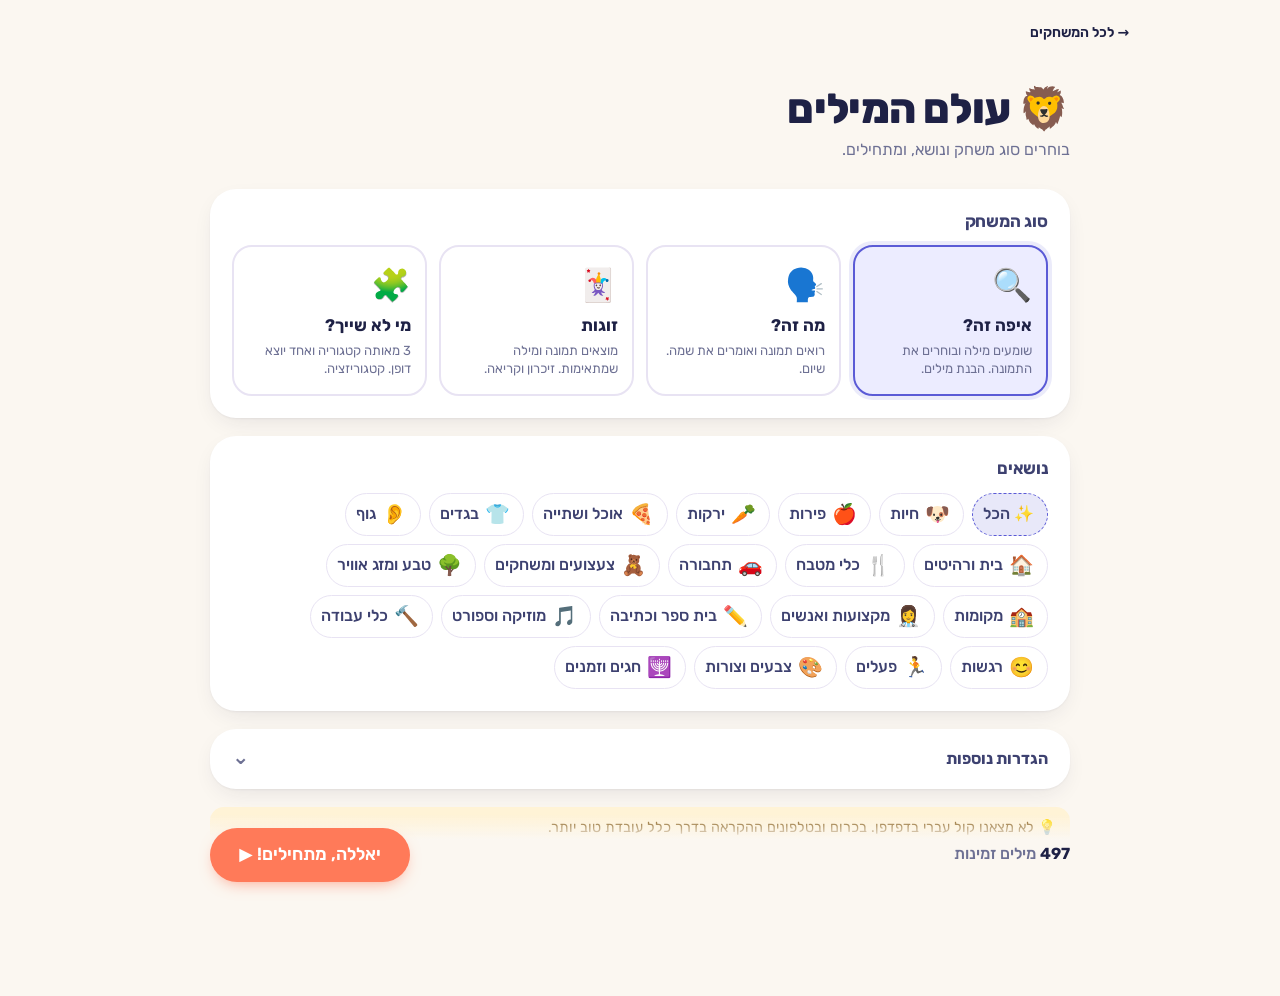
<file: games/vocab.html>
<!doctype html>
<html lang="he" dir="rtl">
<head>
<meta charset="utf-8">
<meta name="viewport" content="width=device-width, initial-scale=1, viewport-fit=cover">
<title>עולם המילים · דיבוריקה</title>
<meta name="theme-color" content="#5B5BD6">
<link rel="icon" href="data:image/svg+xml,<svg xmlns='http://www.w3.org/2000/svg' viewBox='0 0 100 100'><text y='.9em' font-size='90'>🦁</text></svg>">
<link rel="preconnect" href="https://fonts.googleapis.com">
<link rel="preconnect" href="https://fonts.gstatic.com" crossorigin>
<link href="https://fonts.googleapis.com/css2?family=Rubik:wght@400;500;600;700;800&family=Noto+Color+Emoji&display=swap" rel="stylesheet">
<link rel="stylesheet" href="../assets/style.css">
<style>
  body { background: var(--bg); min-height: 100vh; }
  .wrap { max-width: 1040px; margin: 0 auto; padding: 0 18px; }
  .bar { display: flex; align-items: center; justify-content: space-between; height: 66px; gap: 10px; }
  .bar .title { display: flex; align-items: center; gap: 10px; font-weight: 800; font-size: 1.2rem; text-decoration: none; color: var(--ink); }
  .bar .title .em { font-family: var(--emoji); font-size: 1.7rem; }

  /* ---------- מסך הגדרות ---------- */
  .setup { padding: 8px 0 60px; }
  .setup h1 { font-size: clamp(1.8rem, 4vw, 2.6rem); font-weight: 800; margin: 10px 0 4px; }
  .setup .sub { color: var(--muted); margin-bottom: 26px; }
  .panel { background: var(--card); border-radius: 26px; box-shadow: var(--shadow); padding: 22px; margin-bottom: 18px; }
  .setup { max-width: 860px; margin: 0 auto; }
  .panel h2 { font-size: 1.05rem; margin-bottom: 14px; color: var(--ink-2); }
  details.more { padding: 0; }
  details.more summary { cursor: pointer; list-style: none; padding: 18px 22px; font-weight: 700; color: var(--ink-2); display: flex; justify-content: space-between; }
  details.more summary::-webkit-details-marker { display: none; }
  details.more summary::after { content: '⌄'; font-size: 1.3rem; line-height: 1; color: var(--muted); transition: transform .2s; }
  details.more[open] summary::after { transform: rotate(180deg); }
  details.more .opts { padding: 0 22px 22px; }
  .panel h2 .n { width: 26px; height: 26px; border-radius: 9px; background: var(--brand-soft); color: var(--brand-ink); display: grid; place-items: center; font-size: .85rem; }
  .modes { display: grid; grid-template-columns: repeat(4, 1fr); gap: 12px; }
  .mode { border: 2px solid var(--line); background: #fff; border-radius: 20px; padding: 16px 14px; text-align: right; cursor: pointer; display: grid; gap: 4px; transition: .15s; }
  .mode:hover { border-color: color-mix(in srgb, var(--brand) 40%, var(--line)); }
  .mode.on { border-color: var(--brand); background: var(--brand-soft); box-shadow: 0 0 0 4px color-mix(in srgb, var(--brand) 12%, transparent); }
  .mode .em { font-family: var(--emoji); font-size: 2rem; }
  .mode b { font-size: 1.05rem; }
  .mode span { color: var(--muted); font-size: .82rem; line-height: 1.4; }
  @media (max-width: 820px) { .modes { grid-template-columns: 1fr 1fr; } }

  .cats { display: flex; flex-wrap: wrap; gap: 8px; }
  .cat { display: inline-flex; align-items: center; gap: 6px; border: 1.5px solid var(--line); background: #fff; border-radius: 99px; padding: 5px 13px 5px 10px; cursor: pointer; font-weight: 500; color: var(--ink-2); transition: .15s; min-height: 40px; }
  .cat .em { font-family: var(--emoji); font-size: 1.25rem; }
  .cat small { color: var(--muted); font-weight: 500; }
  .cat.on { border-color: var(--c); background: color-mix(in srgb, var(--c) 14%, #fff); }
  .cat.all { border-style: dashed; }
  .opts { display: grid; grid-template-columns: repeat(auto-fit, minmax(230px, 1fr)); gap: 18px 24px; }
  .opt-label { font-weight: 600; font-size: .9rem; color: var(--ink-2); margin-bottom: 8px; display: block; }
  .toggles { display: grid; gap: 12px; }
  .toggle { display: flex; align-items: center; justify-content: space-between; gap: 12px; }
  .start-row { position: sticky; bottom: 0; padding: 14px 0 18px; display: flex; gap: 14px; align-items: center; justify-content: space-between; background: linear-gradient(to top, var(--bg) 70%, transparent); flex-wrap: wrap; }
  .avail { color: var(--muted); font-weight: 500; }
  .avail b { color: var(--ink); }
  .voice-warn { background: var(--sun-soft); color: #7A4D00; border-radius: 14px; padding: 10px 14px; font-size: .9rem; margin-top: 12px; }

  /* ---------- מסך משחק ---------- */
  .play { min-height: 100vh; display: flex; flex-direction: column; }
  .play .bar { padding: 0 4px; }
  .progress { flex: 1; height: 14px; border-radius: 99px; background: #fff; box-shadow: inset 0 1px 3px rgba(0,0,0,.08); overflow: hidden; max-width: 520px; }
  .progress i { display: block; height: 100%; width: 0; border-radius: 99px; background: linear-gradient(90deg, var(--mint), #4ADE80); transition: width .4s ease; }
  .score { display: inline-flex; align-items: center; gap: 6px; font-weight: 800; background: #fff; padding: 6px 14px; border-radius: 99px; box-shadow: var(--shadow); }
  .score .em { font-family: var(--emoji); }
  .stagearea { flex: 1; display: flex; flex-direction: column; align-items: center; justify-content: center; padding: 12px 0 28px; gap: 22px; }
  .prompt { display: flex; align-items: center; gap: 14px; background: #fff; border-radius: 99px; padding: 10px 12px 10px 26px; box-shadow: var(--shadow-lg); font-size: clamp(1.4rem, 3.6vw, 2.2rem); font-weight: 800; animation: pop .35s ease; text-align: center; }
  .speak-btn { width: 56px; height: 56px; border-radius: 50%; border: 0; background: var(--brand); color: #fff; font-size: 1.6rem; cursor: pointer; display: grid; place-items: center; flex: none; box-shadow: 0 8px 18px -8px var(--brand); font-family: var(--emoji); }
  .speak-btn:active { transform: scale(.94); }
  @keyframes pop { from { transform: scale(.9); opacity: 0; } }

  .grid { display: grid; gap: clamp(10px, 2vw, 20px); width: 100%; max-width: 860px; }
  .grid.n2 { grid-template-columns: repeat(2, 1fr); max-width: 620px; }
  .grid.n3 { grid-template-columns: repeat(3, 1fr); }
  .grid.n4 { grid-template-columns: repeat(4, 1fr); }
  .grid.n6 { grid-template-columns: repeat(3, 1fr); max-width: 760px; }
  @media (max-width: 640px) { .grid.n4 { grid-template-columns: repeat(2, 1fr); max-width: 420px; } .grid.n3 { grid-template-columns: repeat(3, 1fr); } }
  .tile { position: relative; aspect-ratio: 1; border: 0; border-radius: 28px; background: #fff; box-shadow: var(--shadow); cursor: pointer; display: flex; flex-direction: column; align-items: center; justify-content: center; gap: 6px; padding: 10px; transition: transform .15s, box-shadow .2s, opacity .3s; animation: rise .4s both; }
  .tile:hover { transform: translateY(-3px); box-shadow: var(--shadow-lg); }
  .tile .pic-emoji { font-size: clamp(3rem, 9vw, 5.4rem); }
  .tile .pic-img { width: 72%; height: 64%; border-radius: 14px; }
  .tile .lbl { font-weight: 700; font-size: clamp(.95rem, 2.2vw, 1.25rem); }
  .tile.good { box-shadow: 0 0 0 5px var(--mint), var(--shadow-lg); animation: bounce .5s; }
  .tile.good::after { content: '✓'; position: absolute; top: -10px; left: -10px; width: 40px; height: 40px; border-radius: 50%; background: var(--mint); color: #fff; font-weight: 900; display: grid; place-items: center; font-size: 1.3rem; animation: pop .3s; }
  .tile.bad { animation: shake .35s; opacity: .35; pointer-events: none; }
  .tile.dim { opacity: .3; }
  @keyframes rise { from { transform: translateY(14px); opacity: 0; } }
  @keyframes bounce { 30% { transform: scale(1.08); } 60% { transform: scale(.97); } }
  .grid .tile:nth-child(2) { animation-delay: .05s; } .grid .tile:nth-child(3) { animation-delay: .1s; } .grid .tile:nth-child(4) { animation-delay: .15s; } .grid .tile:nth-child(5) { animation-delay: .2s; } .grid .tile:nth-child(6) { animation-delay: .25s; }

  /* שיום */
  .namecard { width: min(420px, 86vw); aspect-ratio: 1; background: #fff; border-radius: 40px; box-shadow: var(--shadow-lg); display: flex; flex-direction: column; align-items: center; justify-content: center; gap: 10px; animation: pop .35s; position: relative; }
  .namecard .pic-emoji { font-size: clamp(7rem, 22vw, 11rem); }
  .namecard .pic-img { width: 70%; height: 70%; border-radius: 20px; }
  .namecard .reveal { font-size: 2rem; font-weight: 800; min-height: 1.3em; }
  .namecard .hint { position: absolute; top: 18px; right: 22px; color: var(--muted); font-weight: 600; }
  .judge { display: flex; gap: 10px; flex-wrap: wrap; justify-content: center; }
  .judge .btn { min-width: 150px; }
  .helpers { display: flex; gap: 10px; flex-wrap: wrap; justify-content: center; }

  /* זיכרון */
  .memgrid { display: grid; gap: clamp(8px, 1.6vw, 14px); width: 100%; max-width: 760px; perspective: 900px; }
  .mcard { aspect-ratio: 3/4; border: 0; padding: 0; background: transparent; cursor: pointer; position: relative; transform-style: preserve-3d; transition: transform .45s; border-radius: 20px; }
  .mcard.flip, .mcard.done { transform: rotateY(180deg); }
  .mcard .face { position: absolute; inset: 0; border-radius: 20px; backface-visibility: hidden; display: flex; flex-direction: column; align-items: center; justify-content: center; gap: 4px; box-shadow: var(--shadow); }
  .mcard .back { background: linear-gradient(140deg, var(--brand), #8B5CF6); color: #fff; font-size: 2rem; font-family: var(--emoji); }
  .mcard .back::before { content: ''; position: absolute; inset: 8px; border-radius: 14px; border: 2px dashed rgba(255,255,255,.35); }
  .mcard .front { background: #fff; transform: rotateY(180deg); }
  .mcard .front .pic-emoji { font-size: clamp(2.2rem, 6vw, 3.6rem); }
  .mcard .front .pic-img { width: 70%; height: 60%; }
  .mcard .front .word { font-weight: 800; font-size: clamp(1rem, 2.6vw, 1.5rem); padding: 0 6px; text-align: center; }
  .mcard.done .front { box-shadow: 0 0 0 4px var(--mint); }

  /* סיכום */
  .end { min-height: 100vh; display: grid; place-items: center; padding: 20px 0; }
  .endcard { background: #fff; border-radius: 34px; box-shadow: var(--shadow-lg); padding: 34px 26px; text-align: center; width: min(560px, 100%); animation: pop .4s; }
  .endcard .trophy { font-family: var(--emoji); font-size: 5rem; }
  .stars { font-family: var(--emoji); font-size: 2.6rem; letter-spacing: 6px; margin: 4px 0 8px; }
  .stars .off { filter: grayscale(1); opacity: .3; }
  .kpis { display: grid; grid-template-columns: repeat(3, 1fr); gap: 10px; margin: 20px 0; }
  .kpi { background: var(--bg-2); border-radius: 18px; padding: 12px 6px; }
  .kpi b { display: block; font-size: 1.6rem; font-weight: 800; }
  .kpi span { color: var(--muted); font-size: .85rem; }
  .missed { text-align: right; background: var(--coral-soft); border-radius: 18px; padding: 14px 16px; margin-bottom: 18px; }
  .missed h3 { font-size: 1rem; margin-bottom: 8px; }
  .missed .list { display: flex; flex-wrap: wrap; gap: 6px; }
  .missed .list span { background: #fff; padding: 4px 10px; border-radius: 99px; font-weight: 600; font-size: .9rem; }
  .missed .list .em { font-family: var(--emoji); }
  .endbtns { display: flex; gap: 10px; justify-content: center; flex-wrap: wrap; }
</style>
</head>
<body>
<div id="app"></div>

<script src="../data/words.js"></script>
<script src="../data/games.js"></script>
<script src="../assets/core.js"></script>
<script>
(async function () {
  'use strict';
  const GAME = 'vocab';
  const app = document.getElementById('app');
  const esc = DIB.esc;
  const LAST_KEY = 'dibburika:vocab:last';
  const PATIENTS_KEY = 'dibburika:patients';

  try { await DIB.gate(GAME); } catch (e) { return; }

  const MODES = [
    { id: 'find', em: '🔍', name: 'איפה זה?', desc: 'שומעים מילה ובוחרים את התמונה. הבנת מילים.' },
    { id: 'name', em: '🗣️', name: 'מה זה?', desc: 'רואים תמונה ואומרים את שמה. שיום.' },
    { id: 'memory', em: '🃏', name: 'זוגות', desc: 'מוצאים תמונה ומילה שמתאימות. זיכרון וקריאה.' },
    { id: 'odd', em: '🧩', name: 'מי לא שייך?', desc: '3 מאותה קטגוריה ואחד יוצא דופן. קטגוריזציה.' }
  ];
  const LEVELS = [{ v: 1, t: 'בסיסי' }, { v: 2, t: 'בינוני' }, { v: 3, t: 'הכל' }];

  let cfg = Object.assign({}, DIB.gameSettings(GAME));
  try { Object.assign(cfg, JSON.parse(localStorage.getItem(LAST_KEY) || '{}')); } catch (e) { /* ignore */ }
  cfg.patient = cfg.patient || '';

  function patients() { try { return JSON.parse(localStorage.getItem(PATIENTS_KEY) || '[]'); } catch (e) { return []; } }
  function rememberPatient(n) {
    if (!n) return;
    const list = [n].concat(patients().filter(x => x !== n)).slice(0, 30);
    try { localStorage.setItem(PATIENTS_KEY, JSON.stringify(list)); } catch (e) { /* ignore */ }
  }
  function persist() { try { localStorage.setItem(LAST_KEY, JSON.stringify(cfg)); } catch (e) { /* ignore */ } }

  function pool() { return DIB.words({ cats: cfg.cats, maxLevel: cfg.maxLevel }); }

  /* ================= מסך הגדרות ================= */
  let moreOpen = false;
  function setup() {
    const cats = DIB.categories();
    const counts = {};
    DIB.words({ maxLevel: cfg.maxLevel }).forEach(w => counts[w.cat] = (counts[w.cat] || 0) + 1);
    cfg.cats = (cfg.cats || []).filter(id => cats.some(c => c.id === id));
    const n = pool().length;
    const voiceOk = !DIB.canSpeak() ? 'none' : (DIB.hasHebrewVoice() ? 'ok' : 'maybe');
    const choicesLabel = cfg.mode === 'memory' ? 'מספר זוגות' : 'מספר תמונות במסך';
    const choiceVals = cfg.mode === 'memory' ? [3, 4, 6, 8] : [2, 3, 4, 6];
    if (cfg.mode === 'memory' && !choiceVals.includes(cfg.pairs)) cfg.pairs = 6;
    const curChoice = cfg.mode === 'memory' ? cfg.pairs : cfg.choices;

    app.innerHTML =
      '<div class="wrap">' +
      '<div class="bar"><a class="btn btn-ghost btn-sm" href="../index.html">→ לכל המשחקים</a></div>' +
      '<div class="setup">' +
      '<h1><span style="font-family:var(--emoji)">🦁</span> עולם המילים</h1><p class="sub">בוחרים סוג משחק ונושא, ומתחילים.</p>' +

      '<div class="panel"><h2>סוג המשחק</h2><div class="modes">' +
      MODES.map(m => '<button class="mode' + (cfg.mode === m.id ? ' on' : '') + '" data-mode="' + m.id + '"><span class="em">' + m.em + '</span><b>' + m.name + '</b><span>' + m.desc + '</span></button>').join('') +
      '</div></div>' +

      '<div class="panel"><h2>נושאים</h2><div class="cats">' +
      '<button class="cat all' + (!cfg.cats.length ? ' on' : '') + '" style="--c:var(--brand)" data-cat="">✨ הכל</button>' +
      cats.map(c => '<button class="cat' + (cfg.cats.includes(c.id) ? ' on' : '') + '" style="--c:' + c.color + '" data-cat="' + c.id + '"><span class="em">' + c.emoji + '</span>' + esc(c.name) + '</button>').join('') +
      '</div></div>' +

      '<details class="panel more"' + (moreOpen ? ' open' : '') + '><summary>הגדרות נוספות</summary><div class="opts">' +
      '<div><span class="opt-label">רמת מילים</span><div class="seg" data-k="maxLevel">' + LEVELS.map(l => '<button class="' + (cfg.maxLevel === l.v ? 'on' : '') + '" data-v="' + l.v + '">' + l.t + '</button>').join('') + '</div></div>' +
      '<div><span class="opt-label">' + choicesLabel + '</span><div class="seg" data-k="' + (cfg.mode === 'memory' ? 'pairs' : 'choices') + '">' + choiceVals.map(v => '<button class="' + (curChoice === v ? 'on' : '') + '" data-v="' + v + '">' + v + '</button>').join('') + '</div></div>' +
      (cfg.mode !== 'memory' ? '<div><span class="opt-label">מספר סבבים</span><div class="seg" data-k="rounds">' + [5, 10, 15, 20].map(v => '<button class="' + (cfg.rounds === v ? 'on' : '') + '" data-v="' + v + '">' + v + '</button>').join('') + '</div></div>' : '') +
      '<div class="toggles">' +
      '<label class="toggle"><span>הצגת המילה מתחת לתמונה</span><span class="switch"><input type="checkbox" data-t="showText"' + (cfg.showText ? ' checked' : '') + '><i></i></span></label>' +
      '<label class="toggle"><span>הקראה אוטומטית</span><span class="switch"><input type="checkbox" data-t="autoSpeak"' + (cfg.autoSpeak ? ' checked' : '') + '><i></i></span></label>' +
      '</div>' +
      '<label class="field" style="margin:0"><span>שם המטופל/ת (לא חובה, לתיעוד ההתקדמות)</span><input class="input" id="patient" list="plist" value="' + esc(cfg.patient) + '" placeholder="למשל: נועה"><datalist id="plist">' + patients().map(p => '<option value="' + esc(p) + '">').join('') + '</datalist></label>' +
      '</div></details>' +
      (voiceOk === 'none' ? '<div class="voice-warn">🔇 הדפדפן הזה לא תומך בהקראה. המשחק יעבוד, אבל המילים לא יוקראו.</div>' :
       voiceOk === 'maybe' ? '<div class="voice-warn">💡 לא מצאנו קול עברי בדפדפן. בכרום ובטלפונים ההקראה בדרך כלל עובדת טוב יותר.</div>' : '') +

      '<div class="start-row"><span class="avail"><b>' + n + '</b> מילים זמינות' + (n < 4 ? ' · צריך לפחות 4 מילים' : '') + '</span>' +
      '<button class="btn btn-coral btn-lg" id="start"' + (n < 4 ? ' disabled' : '') + '>יאללה, מתחילים! ▶</button></div>' +
      '</div></div>';

    app.querySelectorAll('[data-mode]').forEach(b => b.onclick = () => { cfg.mode = b.dataset.mode; persist(); setup(); });
    app.querySelectorAll('[data-cat]').forEach(b => b.onclick = () => {
      const id = b.dataset.cat;
      if (!id) cfg.cats = [];
      else cfg.cats = cfg.cats.includes(id) ? cfg.cats.filter(x => x !== id) : cfg.cats.concat(id);
      persist(); setup();
    });
    app.querySelectorAll('.seg').forEach(seg => seg.querySelectorAll('button').forEach(b => b.onclick = () => { cfg[seg.dataset.k] = Number(b.dataset.v); persist(); setup(); }));
    app.querySelectorAll('[data-t]').forEach(i => i.onchange = () => { cfg[i.dataset.t] = i.checked; persist(); });
    app.querySelector('details.more').addEventListener('toggle', e => { moreOpen = e.target.open; });
    app.querySelector('#patient').oninput = e => { cfg.patient = e.target.value.trim(); persist(); };
    app.querySelector('#start').onclick = () => { rememberPatient(cfg.patient); start(); };
  }

  /* ================= עזרים ================= */
  const VERB_CATS = new Set(['actions', 'feelings']);
  function askText(w) {
    if (VERB_CATS.has(w.cat)) return 'מי ' + w.word + '?';
    if (/\s/.test(w.word)) return 'איפה ' + w.word + '?';
    return 'איפה ה' + w.word + '?';
  }
  function distinct(list) {
    const seenE = new Set(), seenW = new Set();
    return list.filter(w => { const e = w.img || w.emoji; if (seenE.has(e) || seenW.has(w.word)) return false; seenE.add(e); seenW.add(w.word); return true; });
  }
  function pickDistractors(target, all, k) {
    const others = DIB.shuffle(all.filter(w => w.id !== target.id && w.word !== target.word && (w.img || w.emoji) !== (target.img || target.emoji)));
    return distinct(others).slice(0, k);
  }
  function stars(pct) { return pct >= 0.9 ? 3 : pct >= 0.6 ? 2 : pct > 0 ? 1 : 0; }

  /* ================= ריצה ================= */
  let run = null;

  function start() {
    const list = distinct(DIB.shuffle(pool()));
    run = { mode: cfg.mode, t0: Date.now(), correct: 0, cued: 0, total: 0, missed: [], idx: 0 };
    if (cfg.mode === 'memory') return memory(list);
    if (cfg.mode === 'odd') return oddStart();
    run.targets = list.slice(0, Math.min(cfg.rounds, list.length));
    run.all = list;
    run.rounds = run.targets.length;
    shell();
    next();
  }

  function shell() {
    app.innerHTML =
      '<div class="wrap play">' +
      '<div class="bar"><button class="btn btn-outline btn-icon" id="quit" aria-label="יציאה">✕</button>' +
      '<div class="progress" aria-hidden="true"><i id="prog"></i></div>' +
      '<span class="score"><span class="em">⭐</span><span id="sc">0</span></span></div>' +
      '<div class="stagearea" id="stage"></div></div>';
    app.querySelector('#quit').onclick = () => { if (run.total === 0 || confirm('לצאת מהמשחק? התוצאות עד עכשיו יישמרו.')) finish(true); };
  }
  function setProgress() {
    const p = app.querySelector('#prog'); if (p) p.style.width = (run.idx / run.rounds * 100) + '%';
    const s = app.querySelector('#sc'); if (s) s.textContent = run.correct;
  }

  function next() {
    setProgress();
    if (run.idx >= run.rounds) return finish();
    if (run.mode === 'find') return roundFind();
    if (run.mode === 'name') return roundName();
    if (run.mode === 'odd') return roundOdd();
  }

  /* ---------- איפה זה? ---------- */
  function roundFind() {
    const target = run.targets[run.idx];
    const opts = DIB.shuffle([target].concat(pickDistractors(target, run.all, cfg.choices - 1)));
    const stage = app.querySelector('#stage');
    const q = askText(target);
    let tries = 0, done = false;
    stage.innerHTML =
      '<div class="prompt"><button class="speak-btn" id="say" aria-label="השמעה חוזרת">🔊</button><span>' + esc(q) + '</span></div>' +
      '<div class="grid n' + opts.length + '">' + opts.map((w, i) => '<button class="tile" data-i="' + i + '">' + DIB.pic(w) + (cfg.showText ? '<span class="lbl">' + esc(w.word) + '</span>' : '') + '</button>').join('') + '</div>';
    const say = () => DIB.speak(q);
    stage.querySelector('#say').onclick = say;
    if (cfg.autoSpeak) setTimeout(say, 250);
    stage.querySelectorAll('.tile').forEach(t => t.onclick = () => {
      if (done) return;
      const w = opts[Number(t.dataset.i)];
      if (w.id === target.id) {
        done = true;
        t.classList.add('good');
        stage.querySelectorAll('.tile').forEach(x => { if (x !== t) x.classList.add('dim'); });
        DIB.sfx.good();
        run.total++;
        if (tries === 0) run.correct++; else { run.cued++; run.missed.push(target); }
        setTimeout(() => DIB.speak(target.word), 150);
        run.idx++;
        setTimeout(next, 1300);
      } else {
        tries++;
        t.classList.add('bad');
        DIB.sfx.bad();
        setTimeout(say, 400);
      }
    });
  }

  /* ---------- מה זה? ---------- */
  function roundName() {
    const target = run.targets[run.idx];
    const stage = app.querySelector('#stage');
    let shown = false;
    stage.innerHTML =
      '<div class="namecard"><span class="hint" id="hintTxt"></span>' + DIB.pic(target) + '<div class="reveal" id="reveal"></div></div>' +
      '<div class="helpers">' +
      '<button class="btn btn-outline" id="hint">💡 רמז: אות ראשונה</button>' +
      '<button class="btn btn-outline" id="show">🔊 להשמיע את המילה</button>' +
      '</div>' +
      '<div class="judge">' +
      '<button class="btn btn-mint btn-lg" data-j="ok">✓ אמר/ה לבד</button>' +
      '<button class="btn btn-lg" style="background:var(--sun);color:#5A3A00" data-j="cue">✓ עם עזרה</button>' +
      '<button class="btn btn-outline btn-lg" data-j="no">עוד לא</button>' +
      '</div>';
    const reveal = () => { shown = true; stage.querySelector('#reveal').textContent = target.word; DIB.speak(target.word); };
    stage.querySelector('#hint').onclick = () => { stage.querySelector('#hintTxt').textContent = 'מתחיל ב־' + target.word.charAt(0); shown = true; };
    stage.querySelector('#show').onclick = reveal;
    stage.querySelectorAll('[data-j]').forEach(b => b.onclick = () => {
      const j = b.dataset.j;
      run.total++;
      if (j === 'ok') { run.correct++; DIB.sfx.good(); }
      else if (j === 'cue') { run.cued++; run.missed.push(target); DIB.sfx.tap(); }
      else { run.missed.push(target); DIB.sfx.tap(); }
      if (!shown) reveal();
      stage.querySelectorAll('[data-j]').forEach(x => x.disabled = true);
      run.idx++;
      setTimeout(next, j === 'ok' ? 1000 : 1500);
    });
  }

  /* ---------- מי לא שייך? ---------- */
  function oddStart() {
    const allCats = DIB.categories();
    const byCat = {};
    DIB.words({ maxLevel: cfg.maxLevel }).forEach(w => (byCat[w.cat] = byCat[w.cat] || []).push(w));
    const groupCats = (cfg.cats.length ? cfg.cats : allCats.map(c => c.id)).filter(id => distinct(byCat[id] || []).length >= 3);
    if (!groupCats.length) { DIB.toast('צריך לבחור נושא עם לפחות 3 מילים', 'error'); return setup(); }
    run.byCat = byCat;
    run.groupCats = groupCats;
    run.rounds = cfg.rounds;
    shell();
    next();
  }

  function roundOdd() {
    const catId = run.groupCats[Math.floor(Math.random() * run.groupCats.length)];
    const cat = DIB.category(catId);
    const group = distinct(DIB.shuffle(run.byCat[catId])).slice(0, 3);
    const otherCats = Object.keys(run.byCat).filter(id => id !== catId && run.byCat[id].length);
    const used = new Set(group.map(w => w.img || w.emoji));
    const usedW = new Set(group.map(w => w.word));
    const oddPool = DIB.shuffle(otherCats.flatMap(id => run.byCat[id])).filter(w => !used.has(w.img || w.emoji) && !usedW.has(w.word));
    const odd = oddPool[0];
    const opts = DIB.shuffle(group.concat(odd));
    const stage = app.querySelector('#stage');
    const q = 'מי לא שייך?';
    let tries = 0, done = false;
    stage.innerHTML =
      '<div class="prompt"><button class="speak-btn" id="say" aria-label="השמעה חוזרת">🔊</button><span>' + q + '</span></div>' +
      '<div class="grid n4">' + opts.map((w, i) => '<button class="tile" data-i="' + i + '">' + DIB.pic(w) + (cfg.showText ? '<span class="lbl">' + esc(w.word) + '</span>' : '') + '</button>').join('') + '</div>' +
      '<p class="muted" id="why" style="min-height:1.6em;font-weight:600;font-size:1.1rem"></p>';
    const say = () => DIB.speak(q);
    stage.querySelector('#say').onclick = say;
    if (cfg.autoSpeak) setTimeout(say, 250);
    stage.querySelectorAll('.tile').forEach(t => t.onclick = () => {
      if (done) return;
      const w = opts[Number(t.dataset.i)];
      if (w === odd) {
        done = true;
        t.classList.add('good');
        DIB.sfx.good();
        run.total++;
        if (tries === 0) run.correct++; else { run.cued++; run.missed.push(odd); }
        const subj = (VERB_CATS.has(odd.cat) || /\s/.test(odd.word)) ? odd.word : 'ה' + odd.word;
        const whyTxt = subj + ' לא שייך. כל השאר הם ' + cat.name + '.';
        stage.querySelector('#why').textContent = whyTxt;
        DIB.speak(whyTxt);
        run.idx++;
        setTimeout(next, 2600);
      } else {
        tries++;
        t.classList.add('bad');
        DIB.sfx.bad();
      }
    });
  }

  /* ---------- זוגות ---------- */
  function memory(list) {
    const pairs = Math.min(cfg.pairs || 6, list.length);
    const chosen = list.slice(0, pairs);
    const cards = DIB.shuffle(chosen.flatMap(w => [{ w, kind: 'pic' }, { w, kind: cfg.showText ? 'word' : 'pic' }]));
    run.rounds = pairs; run.moves = 0;
    const cols = pairs <= 3 ? 3 : pairs <= 4 ? 4 : pairs <= 6 ? 4 : 4;
    app.innerHTML =
      '<div class="wrap play">' +
      '<div class="bar"><button class="btn btn-outline btn-icon" id="quit" aria-label="יציאה">✕</button>' +
      '<div class="progress"><i id="prog"></i></div>' +
      '<span class="score"><span class="em">👆</span><span id="mv">0</span></span></div>' +
      '<div class="stagearea"><div class="memgrid" style="grid-template-columns:repeat(' + cols + ',1fr);max-width:' + (cols * 150) + 'px">' +
      cards.map((c, i) => '<button class="mcard" data-i="' + i + '" aria-label="קלף"><span class="face back">💬</span><span class="face front">' +
        (c.kind === 'pic' ? DIB.pic(c.w) : '<span class="word">' + esc(c.w.word) + '</span>') + '</span></button>').join('') +
      '</div></div></div>';
    app.querySelector('#quit').onclick = () => { if (confirm('לצאת מהמשחק?')) finish(true); };
    let open = [], lock = false;
    app.querySelectorAll('.mcard').forEach(el => el.onclick = () => {
      if (lock || el.classList.contains('flip') || el.classList.contains('done')) return;
      const c = cards[Number(el.dataset.i)];
      el.classList.add('flip'); DIB.sfx.tap();
      open.push({ el, c });
      if (open.length < 2) return;
      run.moves++; app.querySelector('#mv').textContent = run.moves;
      const [a, b] = open; open = [];
      if (a.c.w.id === b.c.w.id) {
        a.el.classList.add('done'); b.el.classList.add('done');
        DIB.sfx.good(); DIB.speak(a.c.w.word);
        run.idx++; run.correct++; run.total++;
        app.querySelector('#prog').style.width = (run.idx / run.rounds * 100) + '%';
        if (run.idx === run.rounds) setTimeout(finish, 900);
      } else {
        lock = true;
        setTimeout(() => { a.el.classList.remove('flip'); b.el.classList.remove('flip'); lock = false; }, 950);
      }
    });
  }

  /* ---------- סיכום ---------- */
  function finish(early) {
    const secs = Math.round((Date.now() - run.t0) / 1000);
    let pct;
    if (run.mode === 'memory') pct = run.total ? (run.correct / run.rounds) * Math.min(1, (run.rounds * 1.5) / Math.max(run.moves, 1)) : 0;
    else pct = run.total ? run.correct / run.total : 0;
    const st = stars(pct);
    if (run.total > 0) {
      DIB.logSession({
        game: GAME, mode: run.mode, patient: cfg.patient || '', total: run.total, correct: run.correct, cued: run.cued,
        moves: run.moves || null, missed: run.missed.map(w => w.word), cats: cfg.cats.slice(), secs, early: !!early
      });
    }
    if (early && run.total === 0) return setup();
    if (st === 3) { DIB.sfx.win(); DIB.confetti(); } else if (st >= 1) DIB.sfx.win();
    const msgs = ['כל ניסיון הוא התקדמות!', 'יפה מאוד!', 'כל הכבוד!', 'מדהים! אלופים!'];
    const modeName = MODES.find(m => m.id === run.mode).name;
    app.innerHTML =
      '<div class="wrap end"><div class="endcard">' +
      '<div class="trophy">' + ['🌱', '👍', '🏅', '🏆'][st] + '</div>' +
      '<div class="stars">' + [1, 2, 3].map(i => '<span class="' + (i <= st ? '' : 'off') + '">⭐</span>').join('') + '</div>' +
      '<h1>' + msgs[st] + '</h1>' +
      '<p class="muted">' + esc(modeName) + (cfg.patient ? ' · ' + esc(cfg.patient) : '') + '</p>' +
      '<div class="kpis">' +
      (run.mode === 'memory'
        ? '<div class="kpi"><b>' + run.correct + '</b><span>זוגות</span></div><div class="kpi"><b>' + run.moves + '</b><span>ניסיונות</span></div>'
        : '<div class="kpi"><b>' + run.correct + '/' + run.total + '</b><span>בניסיון ראשון</span></div><div class="kpi"><b>' + run.cued + '</b><span>' + (run.mode === 'name' ? 'עם עזרה' : 'בניסיון נוסף') + '</span></div>') +
      '<div class="kpi"><b>' + (secs >= 60 ? Math.floor(secs / 60) + ':' + String(secs % 60).padStart(2, '0') : secs + '״') + '</b><span>זמן</span></div>' +
      '</div>' +
      (run.missed.length ? '<div class="missed"><h3>מילים לתרגל שוב</h3><div class="list">' + distinct(run.missed).map(w => '<span><span class="em">' + esc(w.emoji || '') + '</span> ' + esc(w.word) + '</span>').join('') + '</div></div>' : '') +
      '<div class="endbtns"><button class="btn btn-coral btn-lg" id="again">↻ עוד סיבוב</button>' +
      (run.missed.length ? '<button class="btn btn-outline btn-lg" id="retry">לתרגל את המילים האלה</button>' : '') +
      '<button class="btn btn-outline btn-lg" id="settings">הגדרות</button></div>' +
      '</div></div>';
    if (cfg.autoSpeak) DIB.speak(msgs[st]);
    app.querySelector('#again').onclick = start;
    app.querySelector('#settings').onclick = setup;
    const r = app.querySelector('#retry');
    if (r) r.onclick = () => {
      const missed = distinct(run.missed);
      const mode = run.mode === 'odd' || run.mode === 'memory' ? 'find' : run.mode;
      cfg.mode = mode;
      run = { mode, t0: Date.now(), correct: 0, cued: 0, total: 0, missed: [], idx: 0, targets: DIB.shuffle(missed), all: distinct(DIB.shuffle(pool().length >= 6 ? pool() : DIB.words())) };
      run.rounds = run.targets.length;
      shell(); next();
    };
  }

  setup();
})();
</script>
</body>
</html>
</file>
<file: assets/style.css>
/* דיבוריקה · עיצוב משותף */
:root {
  --bg: #FBF7F1;
  --bg-2: #F3EEFF;
  --card: #FFFFFF;
  --ink: #1E2145;
  --ink-2: #3D4170;
  --muted: #6E7194;
  --line: #E8E3F3;
  --brand: #5B5BD6;
  --brand-ink: #4343B8;
  --brand-soft: #ECECFF;
  --coral: #FF7A59;
  --coral-soft: #FFE9E2;
  --mint: #22B391;
  --mint-soft: #DDF7EE;
  --sun: #FFBF3C;
  --sun-soft: #FFF3D6;
  --pink: #EC4899;
  --danger: #E5484D;
  --danger-soft: #FFE5E6;
  --radius: 22px;
  --radius-sm: 14px;
  --shadow: 0 1px 2px rgba(30, 33, 69, .05), 0 8px 24px -8px rgba(30, 33, 69, .12);
  --shadow-lg: 0 2px 4px rgba(30, 33, 69, .05), 0 24px 48px -16px rgba(30, 33, 69, .22);
  --font: 'Rubik', 'Heebo', system-ui, -apple-system, 'Segoe UI', Arial, sans-serif;
  --emoji: 'Noto Color Emoji', 'Apple Color Emoji', 'Segoe UI Emoji', sans-serif;
  color-scheme: light;
}

*, *::before, *::after { box-sizing: border-box; }
html { -webkit-text-size-adjust: 100%; }
body {
  margin: 0; background: var(--bg); color: var(--ink);
  font-family: var(--font); font-size: 16px; line-height: 1.55;
  -webkit-font-smoothing: antialiased;
}
h1, h2, h3, h4 { margin: 0 0 .4em; line-height: 1.2; letter-spacing: -.01em; }
p { margin: 0 0 1em; }
a { color: var(--brand-ink); }
button, input, select, textarea { font: inherit; color: inherit; }
img { max-width: 100%; }
.muted { color: var(--muted); }
.small { font-size: .875rem; }
.hidden, [hidden] { display: none !important; }
.sr-only { position: absolute; width: 1px; height: 1px; overflow: hidden; clip: rect(0 0 0 0); white-space: nowrap; }
:focus-visible { outline: 3px solid color-mix(in srgb, var(--brand) 55%, transparent); outline-offset: 2px; border-radius: 8px; }

/* ---------- כפתורים ---------- */
.btn {
  display: inline-flex; align-items: center; justify-content: center; gap: .5em;
  min-height: 44px; padding: .55em 1.15em; border-radius: 999px; border: 1.5px solid transparent;
  background: var(--card); color: var(--ink); font-weight: 600; text-decoration: none; cursor: pointer;
  transition: transform .12s ease, box-shadow .2s ease, background .2s ease, border-color .2s;
  white-space: nowrap; user-select: none;
}
.btn:hover { transform: translateY(-1px); }
.btn:active { transform: translateY(1px) scale(.98); }
.btn[disabled] { opacity: .5; pointer-events: none; }
.btn-primary { background: var(--brand); color: #fff; box-shadow: 0 6px 16px -6px color-mix(in srgb, var(--brand) 70%, transparent); }
.btn-primary:hover { background: var(--brand-ink); }
.btn-coral { background: var(--coral); color: #fff; box-shadow: 0 6px 16px -6px color-mix(in srgb, var(--coral) 70%, transparent); }
.btn-mint { background: var(--mint); color: #fff; }
.btn-outline { border-color: var(--line); background: var(--card); }
.btn-outline:hover { border-color: var(--brand); color: var(--brand-ink); }
.btn-ghost { background: transparent; }
.btn-ghost:hover { background: var(--brand-soft); }
.btn-danger { background: var(--danger-soft); color: var(--danger); }
.btn-danger:hover { background: var(--danger); color: #fff; }
.btn-sm { min-height: 34px; padding: .3em .85em; font-size: .875rem; }
.btn-lg { min-height: 54px; padding: .7em 1.6em; font-size: 1.1rem; }
.btn-icon { width: 44px; padding: 0; }
.btn-icon.btn-sm { width: 34px; }

/* ---------- טפסים ---------- */
.field { display: grid; gap: 6px; margin-bottom: 14px; }
.field > span { font-weight: 600; font-size: .9rem; color: var(--ink-2); }
.input, select.input, textarea.input {
  width: 100%; min-height: 44px; padding: .55em .9em; border-radius: 12px; border: 1.5px solid var(--line);
  background: #fff; transition: border-color .15s, box-shadow .15s;
}
.input:focus { outline: none; border-color: var(--brand); box-shadow: 0 0 0 4px var(--brand-soft); }
textarea.input { min-height: 120px; resize: vertical; line-height: 1.6; }
.check { display: inline-flex; align-items: center; gap: .5em; cursor: pointer; }
.check input { width: 18px; height: 18px; accent-color: var(--brand); }

.switch { position: relative; display: inline-block; width: 46px; height: 26px; flex: none; }
.switch input { opacity: 0; width: 0; height: 0; }
.switch i { position: absolute; inset: 0; border-radius: 99px; background: #D9D6E8; transition: .2s; cursor: pointer; }
.switch i::after { content: ''; position: absolute; top: 3px; right: 3px; width: 20px; height: 20px; border-radius: 50%; background: #fff; box-shadow: 0 1px 3px rgba(0,0,0,.2); transition: .2s; }
.switch input:checked + i { background: var(--mint); }
.switch input:checked + i::after { right: 23px; }
.switch input:focus-visible + i { outline: 3px solid var(--brand-soft); }

.seg { display: inline-flex; flex-wrap: wrap; gap: 6px; padding: 5px; border-radius: 16px; background: var(--bg-2); }
.seg button { border: 0; background: transparent; padding: .45em .95em; border-radius: 12px; font-weight: 600; cursor: pointer; color: var(--ink-2); min-height: 38px; }
.seg button.on { background: #fff; color: var(--brand-ink); box-shadow: var(--shadow); }

.chip { display: inline-flex; align-items: center; gap: .35em; padding: .2em .7em; border-radius: 99px; background: var(--brand-soft); color: var(--brand-ink); font-size: .8rem; font-weight: 600; }
.chip.mint { background: var(--mint-soft); color: #11795F; }
.chip.coral { background: var(--coral-soft); color: #C2410C; }
.chip.sun { background: var(--sun-soft); color: #9A6100; }
.chip.gray { background: #F0EEF5; color: var(--muted); }

/* ---------- כרטיסים ---------- */
.card { background: var(--card); border-radius: var(--radius); box-shadow: var(--shadow); padding: 22px; }

/* ---------- תמונות מילים ---------- */
.pic-emoji { font-family: var(--emoji); line-height: 1; display: inline-block; }
.pic-img { object-fit: contain; display: block; }
.pic-multi { display: inline-flex; align-items: center; justify-content: center; gap: .08em; line-height: 1; }
.pic-multi .pic-emoji { font-size: 1em; }
.pic-multi.n2 .pic-emoji { font-size: .78em; }
.pic-multi.n3 .pic-emoji { font-size: .62em; }
.pic-letter { display: inline-grid; place-items: center; width: 1.25em; height: 1.25em; border-radius: .32em; background: linear-gradient(140deg, var(--brand-soft), var(--coral-soft)); line-height: 1; }
.pic-letter span { font-size: .62em; font-weight: 800; color: var(--brand-ink); font-family: var(--font); }
.hl { color: var(--coral); text-decoration: underline; text-decoration-thickness: .12em; text-underline-offset: .18em; }

/* ---------- חלונות ---------- */
dialog.modal { border: 0; padding: 0; border-radius: 26px; box-shadow: var(--shadow-lg); max-width: min(560px, calc(100vw - 32px)); width: 100%; background: var(--card); color: var(--ink); }
dialog.modal::backdrop { background: rgba(30, 33, 69, .45); backdrop-filter: blur(4px); }
.modal-body { padding: 26px; max-height: calc(100vh - 80px); overflow: auto; }
.modal-head { display: flex; align-items: center; justify-content: space-between; gap: 12px; margin-bottom: 14px; }
.modal-head h2 { margin: 0; font-size: 1.35rem; }
.modal-foot { display: flex; gap: 10px; justify-content: flex-start; flex-wrap: wrap; margin-top: 18px; }

.login-card { padding: 34px 28px 26px; text-align: center; display: grid; gap: 12px; }
.login-badge { width: 72px; height: 72px; border-radius: 24px; margin: 0 auto 4px; display: grid; place-items: center; font-size: 36px; font-family: var(--emoji); background: linear-gradient(135deg, var(--brand-soft), var(--coral-soft)); }
.login-card h2 { margin: 0; }
.login-card p { margin: 0; }
.code-input { font-size: 2rem; text-align: center; letter-spacing: .35em; padding: .3em; border-radius: 16px; border: 2px solid var(--line); direction: ltr; }
.code-input:focus { outline: none; border-color: var(--brand); box-shadow: 0 0 0 4px var(--brand-soft); }
.login-err { color: var(--danger); min-height: 1.4em; font-size: .9rem; }
.login-card .check { justify-content: center; color: var(--muted); font-size: .9rem; }
.shake { animation: shake .35s; }
@keyframes shake { 25% { transform: translateX(-8px); } 50% { transform: translateX(8px); } 75% { transform: translateX(-4px); } }

/* ---------- הודעות ---------- */
.toasts { position: fixed; bottom: 20px; left: 50%; transform: translateX(-50%); display: grid; gap: 8px; z-index: 1000; width: max-content; max-width: calc(100vw - 32px); }
.toast { background: var(--ink); color: #fff; padding: 12px 18px; border-radius: 14px; box-shadow: var(--shadow-lg); font-weight: 500; animation: toastIn .25s ease; }
.toast.error { background: var(--danger); }
.toast.ok { background: var(--mint); }
.toast.out { opacity: 0; transform: translateY(8px); transition: .3s; }
@keyframes toastIn { from { opacity: 0; transform: translateY(10px); } }

/* ---------- קונפטי ---------- */
.confetti-layer { position: fixed; inset: 0; pointer-events: none; z-index: 999; overflow: hidden; }
.confetti-layer i { position: absolute; top: -20px; width: 10px; height: 14px; border-radius: 3px; animation: fall linear forwards; }
@keyframes fall { to { transform: translate(var(--dx), 105vh) rotate(var(--r)); opacity: .9; } }

/* ---------- חסום ---------- */
.blocked { min-height: 100vh; display: grid; place-items: center; padding: 16px; }
.blocked-card { text-align: center; background: var(--card); border-radius: 28px; padding: 40px 28px; box-shadow: var(--shadow-lg); max-width: 420px; }
.blocked-card .big { font-size: 64px; font-family: var(--emoji); }

@media (prefers-reduced-motion: reduce) {
  *, *::before, *::after { animation-duration: .01ms !important; transition-duration: .01ms !important; }
}
</file>
<file: assets/game.css>
/* עיצוב משותף למסכי המשחקים */
body { background: var(--bg); min-height: 100vh; }
.wrap { max-width: 1040px; margin: 0 auto; padding: 0 18px; }
.bar { display: flex; align-items: center; justify-content: space-between; height: 66px; gap: 10px; }
.bar .title { display: flex; align-items: center; gap: 10px; font-weight: 800; font-size: 1.2rem; text-decoration: none; color: var(--ink); }
.bar .title .em { font-family: var(--emoji); font-size: 1.7rem; }

/* ---------- הגדרות ---------- */
.setup { padding: 8px 0 30px; }
.setup { max-width: 820px; margin: 0 auto; }
.setup h1 { font-size: clamp(1.7rem, 4vw, 2.3rem); font-weight: 800; margin: 6px 0 4px; display: flex; align-items: center; gap: 12px; }
.setup h1 .h-em { font-family: var(--emoji); }
.setup .sub { color: var(--muted); margin-bottom: 22px; }
.panel { background: var(--card); border-radius: 24px; box-shadow: var(--shadow); padding: 22px; margin-bottom: 14px; }
.panel h2 { font-size: 1.05rem; margin-bottom: 14px; color: var(--ink-2); }
details.more { padding: 0; }
details.more summary { cursor: pointer; list-style: none; padding: 18px 22px; font-weight: 700; color: var(--ink-2); display: flex; align-items: center; justify-content: space-between; }
details.more summary::-webkit-details-marker { display: none; }
details.more summary::after { content: '⌄'; font-size: 1.3rem; line-height: 1; transition: transform .2s; color: var(--muted); }
details.more[open] summary::after { transform: rotate(180deg); }
details.more .opts { padding: 0 22px 22px; }
.panel h2 .n { width: 26px; height: 26px; border-radius: 9px; background: var(--brand-soft); color: var(--brand-ink); display: grid; place-items: center; font-size: .85rem; }
.src-row { display: flex; flex-wrap: wrap; gap: 8px; margin-bottom: 16px; }
.src { border: 2px solid var(--line); background: #fff; border-radius: 99px; padding: 8px 16px 8px 14px; cursor: pointer; display: inline-flex; align-items: center; gap: 8px; transition: .15s; min-height: 46px; }
.src b { font-weight: 600; }
.src .em { font-family: var(--emoji); font-size: 1.25rem; }
.src small { color: var(--muted); }
.src.on { border-color: var(--brand); background: var(--brand-soft); color: var(--brand-ink); }
.sub-label { font-weight: 600; font-size: .85rem; color: var(--muted); margin: 16px 0 8px; }
.cats { display: flex; flex-wrap: wrap; gap: 8px; }
.cat { display: inline-flex; align-items: center; gap: 6px; border: 1.5px solid var(--line); background: #fff; border-radius: 99px; padding: 5px 13px; cursor: pointer; font-weight: 500; transition: .15s; min-height: 40px; color: var(--ink-2); }
.cat .em { font-family: var(--emoji); font-size: 1.25rem; }
.cat small { color: var(--muted); font-weight: 500; }
.cat.on { border-color: var(--c); background: color-mix(in srgb, var(--c) 14%, #fff); color: var(--ink); font-weight: 600; }
.cat.all { border-style: dashed; }
.sounds { display: flex; flex-wrap: wrap; gap: 8px; }
.snd { min-width: 64px; height: 64px; padding: 0 12px; border-radius: 18px; border: 2px solid var(--line); background: #fff; font-size: 1.6rem; font-weight: 800; cursor: pointer; transition: .15s; }
.snd.on { border-color: var(--coral); background: var(--coral-soft); color: #C2410C; transform: translateY(-2px); }
.list-row { display: flex; gap: 10px; align-items: end; flex-wrap: wrap; margin-bottom: 10px; }
.avail-line { margin-top: 16px; color: var(--muted); font-size: .9rem; }
.avail-line b { color: var(--ink); }
.opts { display: grid; grid-template-columns: repeat(auto-fit, minmax(230px, 1fr)); gap: 18px 24px; align-items: start; }
.opt-label { font-weight: 600; font-size: .9rem; color: var(--ink-2); margin-bottom: 8px; display: block; }
.toggle { display: flex; align-items: center; justify-content: space-between; gap: 12px; }
.start-row { position: sticky; bottom: 0; padding: 14px 0 18px; display: flex; gap: 12px; align-items: center; justify-content: flex-end; background: linear-gradient(to top, var(--bg) 70%, transparent); flex-wrap: wrap; }
.ready { min-height: calc(100vh - 66px); display: grid; place-items: center; }
.ready-card { background: #fff; border-radius: 34px; box-shadow: var(--shadow-lg); padding: 40px 30px; text-align: center; width: min(460px, 100%); display: grid; gap: 14px; justify-items: center; animation: pop .4s; }
.ready-em { font-family: var(--emoji); font-size: 5rem; animation: float 3s ease-in-out infinite; }
.ready-card h1 { margin: 0; font-size: 2rem; }
.ready-card p { margin: 0; line-height: 1.8; }

/* ---------- כרטיס מילה ---------- */
.c-pic { line-height: 1; display: grid; place-items: center; }
.c-pic .pic-img { width: 1.4em; height: 1.4em; border-radius: .12em; }
.c-text { font-weight: 800; }
.c-sub { color: var(--muted); font-weight: 700; }

.word-pop { position: fixed; inset: 0; z-index: 200; display: grid; place-items: center; background: rgba(30, 33, 69, .45); backdrop-filter: blur(5px); animation: fadeIn .2s; padding: 16px; }
.word-pop.out { opacity: 0; transition: opacity .25s; }
.wp-card { position: relative; background: #fff; border-radius: 40px; box-shadow: var(--shadow-lg); padding: 30px 30px 24px; width: min(440px, 100%); text-align: center; animation: zoomIn .45s cubic-bezier(.2, 1.4, .4, 1); }
.wp-card .c-pic { font-size: clamp(7rem, 30vw, 10rem); margin-bottom: 8px; }
.wp-card .c-text { font-size: clamp(2.2rem, 8vw, 3rem); }
.wp-card .c-sub { font-size: 1.6rem; color: var(--brand-ink); margin-top: 2px; }
.wp-btns { display: flex; gap: 10px; justify-content: center; margin-top: 20px; }
.wp-say { font-family: var(--emoji); width: 58px; padding: 0; }
.wp-burst { position: absolute; inset: 0; pointer-events: none; }
.wp-burst i { position: absolute; top: 34%; left: 50%; font-style: normal; color: var(--sun); font-size: 1.6rem; transform: rotate(var(--a)) translateY(0); animation: burst .8s ease-out forwards; }
@keyframes burst { to { transform: rotate(var(--a)) translateY(-170px); opacity: 0; } }
@keyframes zoomIn { from { transform: scale(.3) rotate(-8deg); opacity: 0; } }
@keyframes fadeIn { from { opacity: 0; } }
@keyframes pop { from { transform: scale(.9); opacity: 0; } }
@keyframes float { 50% { transform: translateY(-10px); } }

/* ---------- משחק ---------- */
.play { min-height: 100vh; display: flex; flex-direction: column; }
.progress { flex: 1; height: 14px; border-radius: 99px; background: #fff; box-shadow: inset 0 1px 3px rgba(0,0,0,.08); overflow: hidden; max-width: 520px; }
.progress i { display: block; height: 100%; width: 0; border-radius: 99px; background: linear-gradient(90deg, var(--mint), #4ADE80); transition: width .4s ease; }
.score { display: inline-flex; align-items: center; gap: 6px; font-weight: 800; background: #fff; padding: 6px 14px; border-radius: 99px; box-shadow: var(--shadow); }
.score .em { font-family: var(--emoji); }

/* ---------- סיום ---------- */
.end { min-height: 100vh; display: grid; place-items: center; padding: 20px 0; }
.endcard { background: #fff; border-radius: 34px; box-shadow: var(--shadow-lg); padding: 34px 26px; text-align: center; width: min(600px, 100%); animation: pop .4s; }
.endcard .trophy { font-family: var(--emoji); font-size: 5rem; }
.stars { font-family: var(--emoji); font-size: 2.6rem; letter-spacing: 6px; margin: 4px 0 8px; }
.stars .off { filter: grayscale(1); opacity: .3; }
.kpis { display: grid; grid-template-columns: repeat(auto-fit, minmax(110px, 1fr)); gap: 10px; margin: 20px 0; }
.kpi { background: var(--bg-2); border-radius: 18px; padding: 12px 6px; }
.kpi b { display: block; font-size: 1.6rem; font-weight: 800; }
.kpi span { color: var(--muted); font-size: .85rem; }
.seen { text-align: right; background: var(--bg-2); border-radius: 18px; padding: 14px 16px; margin-bottom: 18px; }
.seen h3 { font-size: 1rem; margin-bottom: 8px; }
.seen .list { display: flex; flex-wrap: wrap; gap: 6px; max-height: 200px; overflow: auto; }
.seen-w { background: #fff; border: 0; padding: 4px 12px; border-radius: 99px; font-weight: 600; font-size: .9rem; cursor: pointer; display: inline-flex; align-items: center; gap: 4px; }
.seen-w .pic-emoji, .seen-w .pic-multi, .seen-w .pic-letter { font-size: 1.2rem; }
.seen-w .pic-img { width: 22px; height: 22px; }
.endbtns { display: flex; gap: 10px; justify-content: center; flex-wrap: wrap; }
</file>
